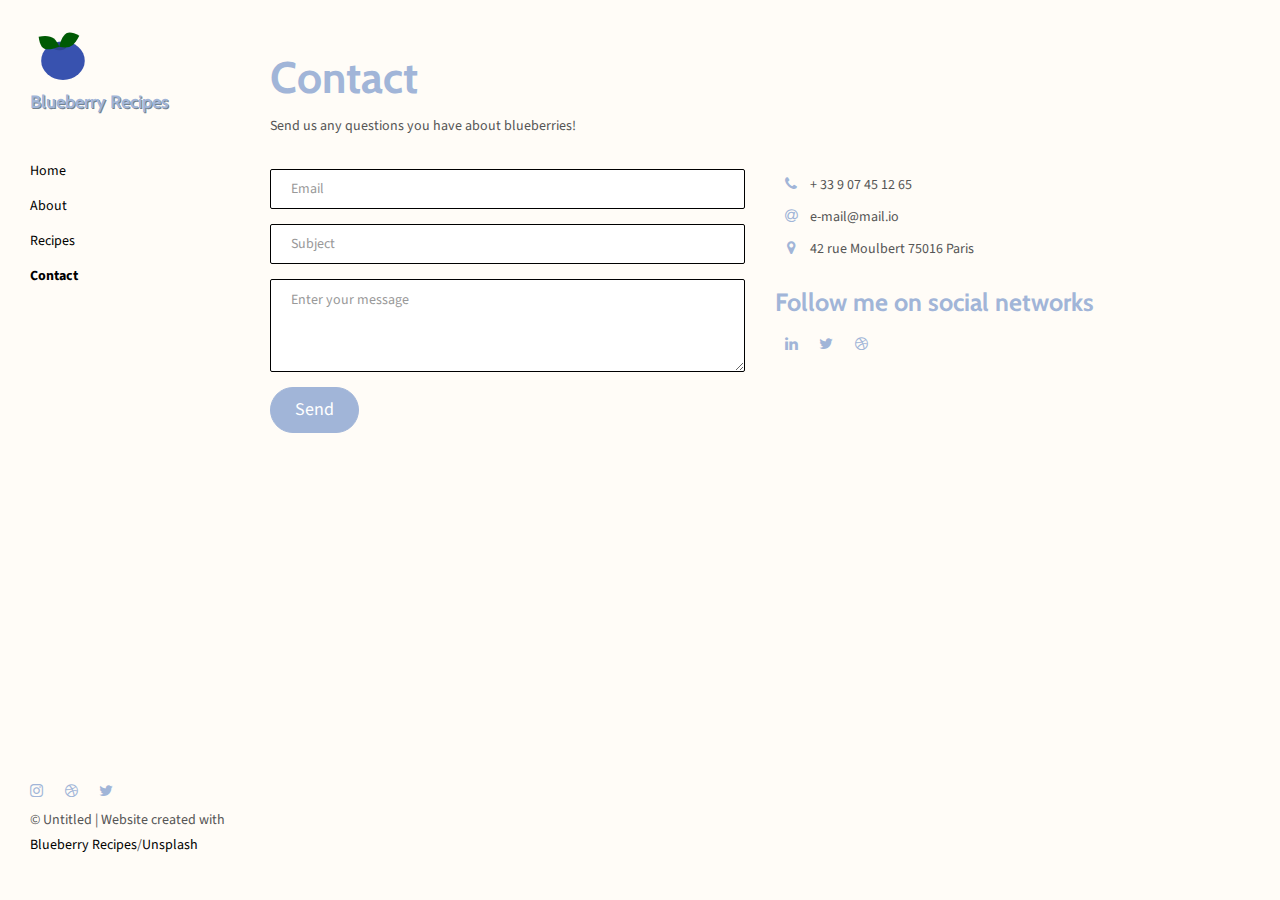
<file: contact.html>
<!DOCTYPE html>
<html lang="en">

<head>
  <meta charset="UTF-8">
  <meta content="IE=edge" http-equiv="X-UA-Compatible">
  <meta content="width=device-width,initial-scale=1" name="viewport">
  <meta content="description" name="description">
  <meta name="google" content="notranslate" />
  <meta content="Mashup templates have been developped by Orson.io team" name="author">

  <!-- Disable tap highlight on IE -->
  <meta name="msapplication-tap-highlight" content="no">
  
  <link href="./assets/apple-icon-180x180.png" rel="apple-touch-icon">
  <link href="./assets/favicon.ico" rel="icon">



  <title>Title page</title>  

<link href="./main.82cfd66e.css" rel="stylesheet"></head>
<link href="./default.css" rel="stylesheet"></head>

<body>

 <!-- Add your content of header -->
<header class="">
  <div class="navbar navbar-default visible-xs">
    <button type="button" class="navbar-toggle collapsed">
      <span class="sr-only">Toggle navigation</span>
      <span class="icon-bar"></span>
      <span class="icon-bar"></span>
      <span class="icon-bar"></span>
    </button>
    <a href="./myFunSite.html" class="navbar-brand">Mashup Template</a>
  </div>

  <nav class="sidebar">
    <div class="navbar-collapse" id="navbar-collapse">
      <div class="site-header hidden-xs">
          <a class="site-brand" href="./myFunSite.html" title="">
            <img class="img-responsive site-logo" alt="" src="./assets/images/Blueberry.svg">
            Blueberry Recipes
          </a>
      </div>
      <ul class="nav">
        <li><a href="./myFunSite.html" title="">Home</a></li>
        <li><a href="./about.html" title="">About</a></li>
        <li><a href="./services.html" title="">Recipes</a></li>
        <li><a href="./contact.html" title="">Contact</a></li>

      </ul>

      <nav class="nav-footer">
        <p class="nav-footer-social-buttons">
          <a class="fa-icon" href="https://www.instagram.com/" title="">
            <i class="fa fa-instagram"></i>
          </a>
          <a class="fa-icon" href="https://dribbble.com/" title="">
            <i class="fa fa-dribbble"></i>
          </a>
          <a class="fa-icon" href="https://twitter.com/" title="">
            <i class="fa fa-twitter"></i>
          </a>
        </p>
        <p>© Untitled | Website created with <a href="http://www.mashup-template.com/" title="Create website with free html template">Blueberry Recipes</a>/<a href="https://www.unsplash.com/" title="Beautiful Free Images">Unsplash</a></p>
      </nav>  
    </div> 
  </nav>
</header>
<main class="" id="main-collapse">


<div class="row">
  <div class="col-xs-12">
    <div class="section-container-spacer">
      <h1>Contact</h1>
      <p>Send us any questions you have about blueberries!</p>
    </div>
    <div class="section-container-spacer">
       <form action="" class="reveal-content">
          <div class="row">
            <div class="col-md-6">
              <div class="form-group">
                <input type="email" class="form-control" id="email" placeholder="Email">
              </div>
              <div class="form-group">
                <input type="text" class="form-control" id="subject" placeholder="Subject">
              </div>
              <div class="form-group">
                <textarea class="form-control" rows="3" placeholder="Enter your message"></textarea>
              </div>
              <button type="submit" class="btn btn-primary btn-lg">Send</button>
            </div>
            <div class="col-md-6">
              <ul class="list-unstyled address-container">
                <li>
                  <span class="fa-icon">
                    <i class="fa fa-phone" aria-hidden="true"></i>
                  </span>
                  + 33 9 07 45 12 65
                </li>
                <li>
                  <span class="fa-icon">
                    <i class="fa fa-at" aria-hidden="true"></i>
                  </span>
                  e-mail@mail.io
                </li>
                <li>
                  <span class="fa-icon">
                    <i class="fa fa fa-map-marker" aria-hidden="true"></i>
                  </span>
                  42 rue Moulbert 75016 Paris
                </li>
              </ul>
              <h3>Follow me on social networks</h3>
              <a href="https://www.linkedin.com/" title="" class="fa-icon">
                <i class="fa fa-linkedin"></i>
              </a>
              <a href="https://twitter.com/" title="" class="fa-icon">
                <i class="fa fa-twitter"></i>
              </a>
              <a href="https://dribbble.com/" title="" class="fa-icon">
                <i class="fa fa-dribbble"></i>
              </a>
            </div>
          </div>
        </form>
    </div>
  </div>
</div>


</main>

<script>
document.addEventListener("DOMContentLoaded", function (event) {
  navbarToggleSidebar();
  navActivePage();
});
</script>

<!-- Google Analytics: change UA-XXXXX-X to be your site's ID 

<script>
  (function (i, s, o, g, r, a, m) {
    i['GoogleAnalyticsObject'] = r; i[r] = i[r] || function () {
      (i[r].q = i[r].q || []).push(arguments)
    }, i[r].l = 1 * new Date(); a = s.createElement(o),
      m = s.getElementsByTagName(o)[0]; a.async = 1; a.src = g; m.parentNode.insertBefore(a, m)
  })(window, document, 'script', '//www.google-analytics.com/analytics.js', 'ga');
  ga('create', 'UA-XXXXX-X', 'auto');
  ga('send', 'pageview');
</script>

--> <script type="text/javascript" src="./main.85741bff.js"></script></body>

</html>
</file>
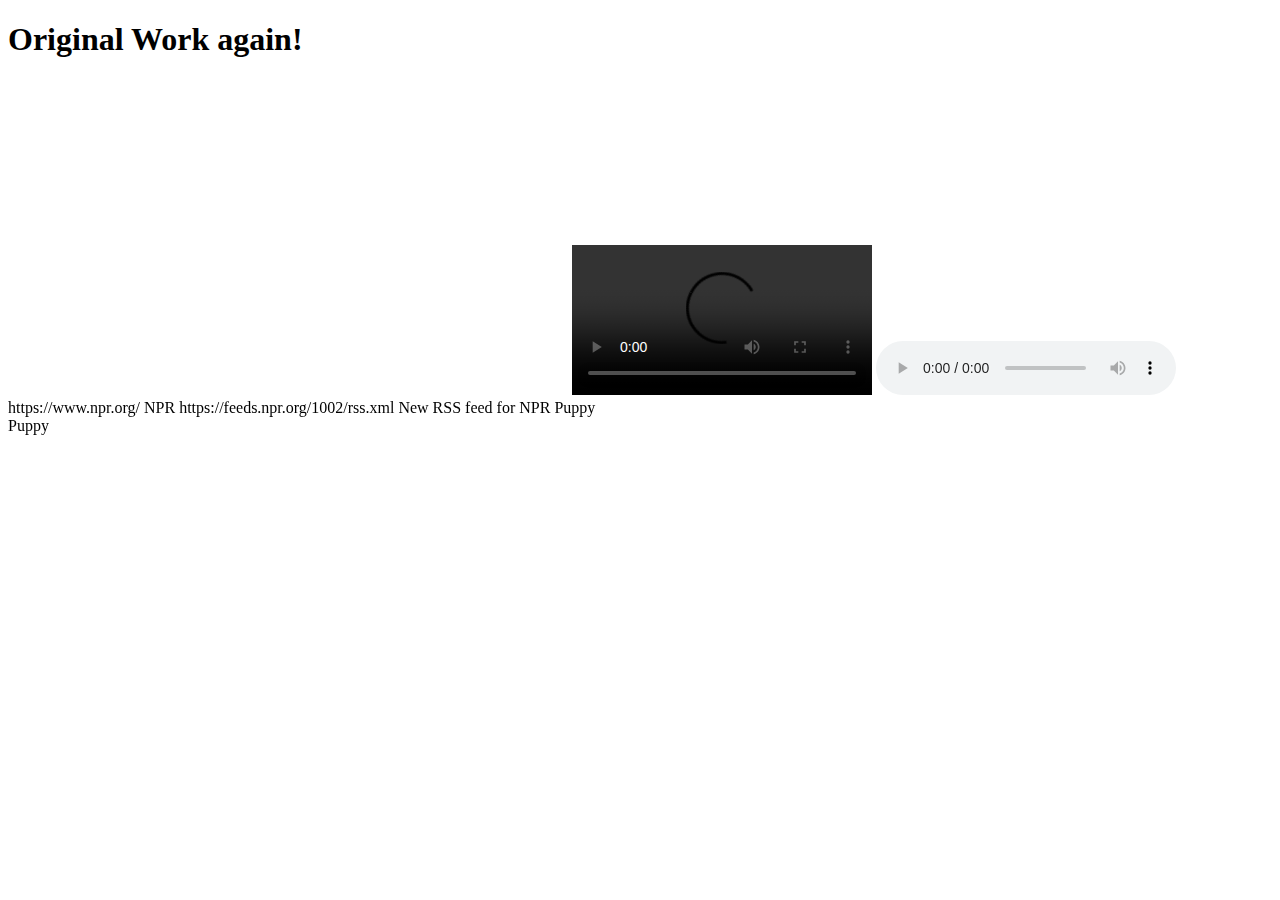
<file: embeddingOriginalWork.html>
<!DOCTYPE html>
<html>
    <head>
        <title>Original Work</title>
    </head>
    <body>
        <h1>Original Work again!</h1>
        <iframe width="560" height="315" src="https://www.youtube.com/embed/dQw4w9WgXcQ?start=180&autoplay=1&mute=1" title="YouTube video player" frameborder="0" allow="accelerometer; autoplay; clipboard-write; encrypted-media; gyroscope; picture-in-picture" allowfullscreen></iframe>
        <video controls>
            <source src="https://static.videezy.com/system/resources/previews/000/044/903/original/telepoorte_fnl.mp4" type="video/mp4">
        </video>
        <audio controls>
            <source src="https://www.soundhelix.com/examples/mp3/SoundHelix-Song-1.mp3" type="audio/mp3">
        </audio>
        <?xml version="1.0" encoding="UTF-8" ?>
        <rss version="2.0">
        
        <channel>
          <title>NPR</title>
          <link>https://www.npr.org/</link>
          <description>NPR</description>
          <item>
            <title>RSS Feed</title>
            <link>https://feeds.npr.org/1002/rss.xml</link>
            <description>New RSS feed for NPR</description>
          </item>
        </channel>
        
        </rss>
         <object data=
            "https://www.akc.org/wp-content/uploads/2017/11/Labrador-Retriever-MP.jpg"
            width="250px" height="150px">Puppy
        </object>
        <div>
            <object data=
            "https://www.akc.org/wp-content/uploads/2017/11/Labrador-Retriever-MP.jpg"
            width="250px" height="150px">Puppy
        </object>
        </div>
    </body>
</html>
</file>
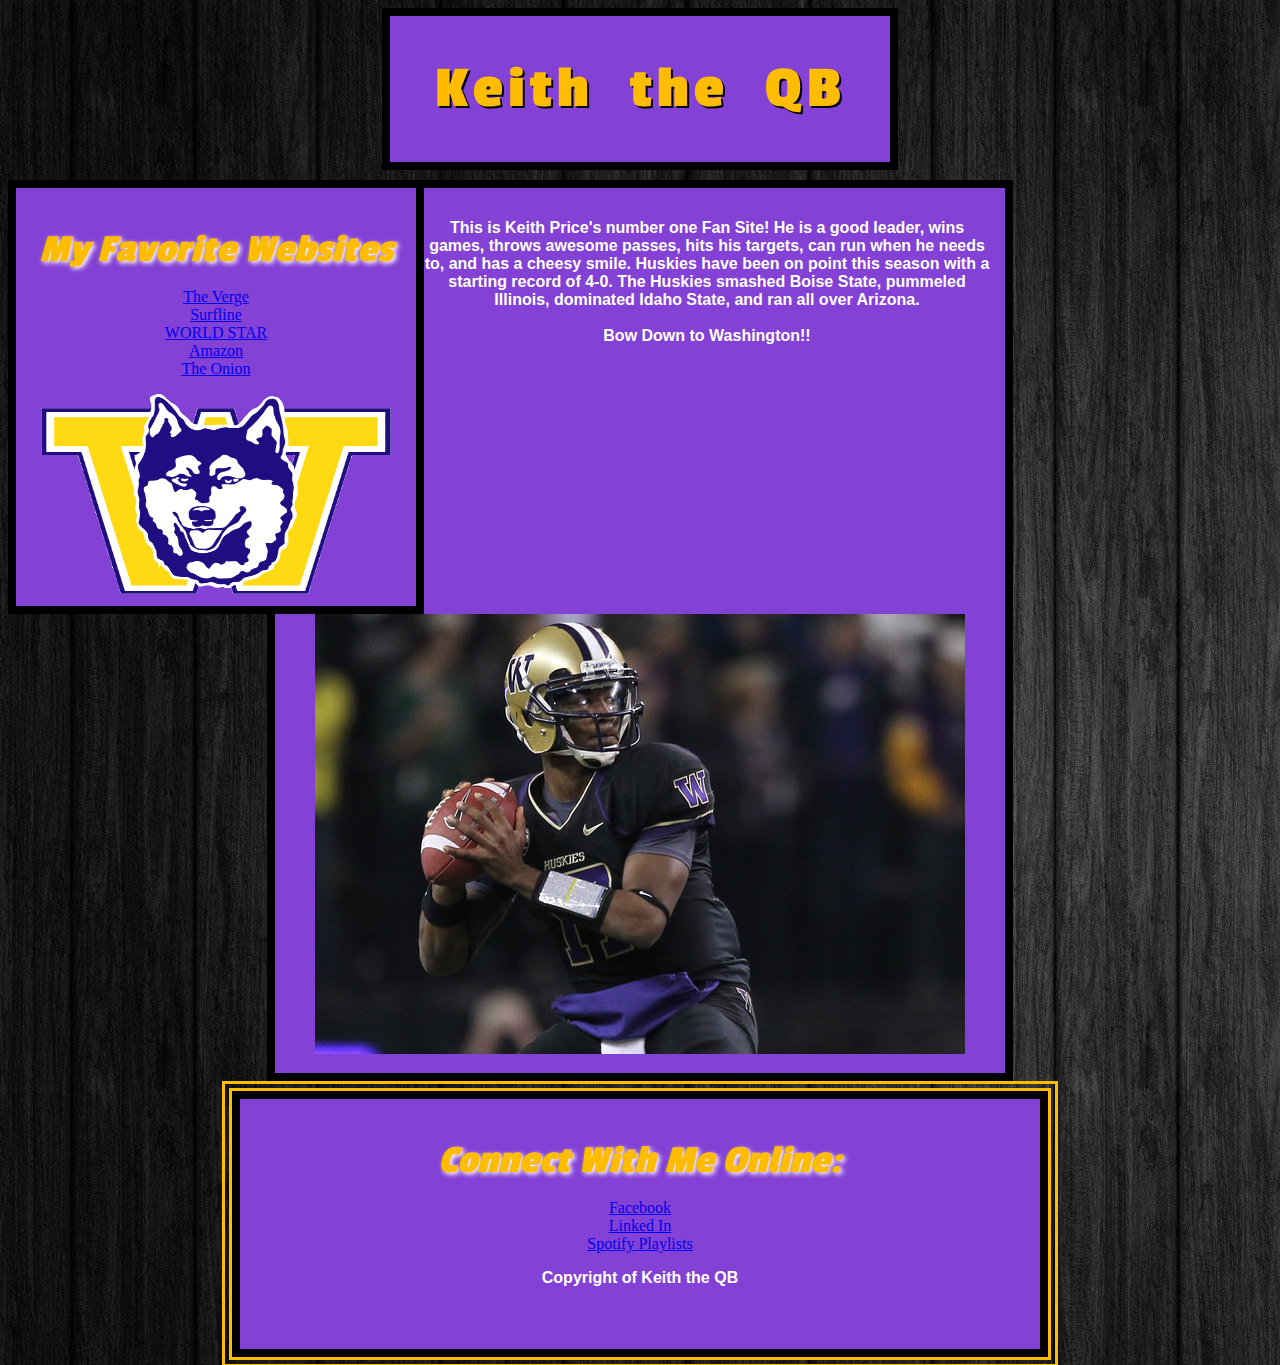
<file: introToCss.html>
<!DOCTYPE html>
	<head> 
		<title> Keith the QB  </title>
		<link rel="stylesheet" type="text/css" href="test.css" />
		<link href='http://fonts.googleapis.com/css?family=Passion+One' rel='stylesheet' type='text/css'>
	</head>

	<body>
		<div class = "border" id = "Header">
			<h1> Keith the QB </h1>
		</div>
		
		<div class = "border" id = "LeftNav">
			<h3> My Favorite Websites </h3>
			<ul>
				<li><a href="https://www.theverge.com">The Verge</a></li>
				<li><a href="https://www.surfline.com">Surfline</a></li>
				<li><a href="https://www.worldstarhiphop">WORLD STAR</a></li>
				<li><a href="https://www.amazon.com">Amazon</a></li>
				<li><a href="https://www.theonion.com">The Onion</a></li>
			</ul>
			<img src="icon.gif" width="350px" height="200px">
		</div>
		
		<div class = "border" id = "Content">
			<p> This is Keith Price's number one Fan Site! He is a good leader, wins games, throws awesome passes, hits his targets, can run when he needs to, and has a cheesy smile. Huskies have been on point this season with a starting record of 4-0. The Huskies smashed Boise State, pummeled Illinois, dominated Idaho State, and ran all over Arizona. <br /><br /> <span id="bow">Bow Down to Washington!!</span></p>
			<img src="price.jpg">
		</div>
		
		<div class = "border" id = "Footer">
			<h3>Connect With Me Online:</h3>
			<ul>
				<li><a href="https://www.Facebook.com">Facebook</a></li>
				<li><a href="https://www.Linkedin.com">Linked In</a></li>
				<li><a href="https://www.Spotify.com">Spotify Playlists</a></li>
			</ul>
			<p>Copyright of Keith the QB</p>
		</div>

	</body>

</html>
</file>
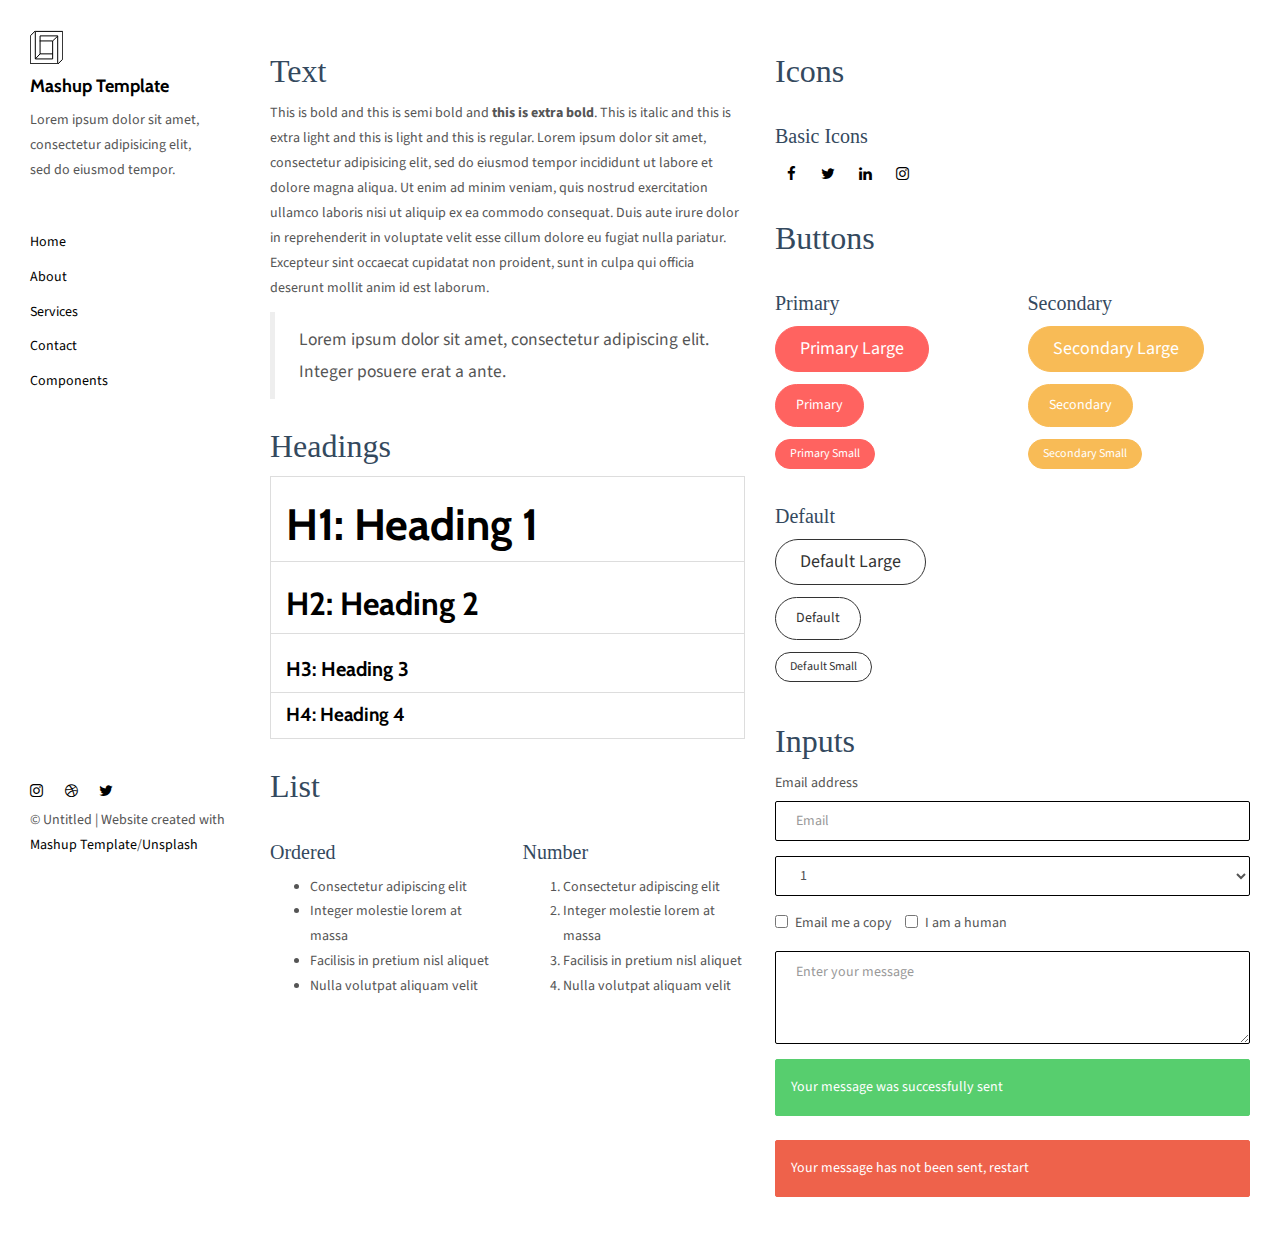
<file: savory/components.html>
<!DOCTYPE html>
<html lang="en">

<head>
  <meta charset="UTF-8">
  <meta content="IE=edge" http-equiv="X-UA-Compatible">
  <meta content="width=device-width,initial-scale=1" name="viewport">
  <meta content="description" name="description">
  <meta name="google" content="notranslate" />
  <meta content="Mashup templates have been developped by Orson.io team" name="author">

  <!-- Disable tap highlight on IE -->
  <meta name="msapplication-tap-highlight" content="no">
  
  <link href="./assets/apple-icon-180x180.png" rel="apple-touch-icon">
  <link href="./assets/favicon.ico" rel="icon">



  <title>Title page</title>  

<link href="./main.82cfd66e.css" rel="stylesheet"></head>

<body>

 <!-- Add your content of header -->
<header class="">
  <div class="navbar navbar-default visible-xs">
    <button type="button" class="navbar-toggle collapsed">
      <span class="sr-only">Toggle navigation</span>
      <span class="icon-bar"></span>
      <span class="icon-bar"></span>
      <span class="icon-bar"></span>
    </button>
    <a href="./index.html" class="navbar-brand">Mashup Template</a>
  </div>

  <nav class="sidebar">
    <div class="navbar-collapse" id="navbar-collapse">
      <div class="site-header hidden-xs">
          <a class="site-brand" href="./index.html" title="">
            <img class="img-responsive site-logo" alt="" src="./assets/images/mashup-logo.svg">
            Mashup Template
          </a>
        <p>Lorem ipsum dolor sit amet, consectetur adipisicing elit, sed do eiusmod
        tempor.</p>
      </div>
      <ul class="nav">
        <li><a href="./index.html" title="">Home</a></li>
        <li><a href="./about.html" title="">About</a></li>
        <li><a href="./services.html" title="">Services</a></li>
        <li><a href="./contact.html" title="">Contact</a></li>
        <li><a href="./components.html" title="">Components</a></li>

      </ul>

      <nav class="nav-footer">
        <p class="nav-footer-social-buttons">
          <a class="fa-icon" href="https://www.instagram.com/" title="">
            <i class="fa fa-instagram"></i>
          </a>
          <a class="fa-icon" href="https://dribbble.com/" title="">
            <i class="fa fa-dribbble"></i>
          </a>
          <a class="fa-icon" href="https://twitter.com/" title="">
            <i class="fa fa-twitter"></i>
          </a>
        </p>
        <p>© Untitled | Website created with <a href="http://www.mashup-template.com/" title="Create website with free html template">Mashup Template</a>/<a href="https://www.unsplash.com/" title="Beautiful Free Images">Unsplash</a></p>
      </nav>  
    </div> 
  </nav>
</header>
<main class="" id="main-collapse">


<!-- Add your site or app content here -->

    <div class="row">
      <div class="col-xs-12 col-md-6">

        <div class="template-example">
          <h2 class="template-title-example">Text</h2>
          <p>This is bold and this is semi bold and <b>this is extra bold</b>. This is italic and this is extra light and this is light
          and this is regular. Lorem ipsum dolor sit amet, consectetur adipisicing elit, sed do eiusmod
          tempor incididunt ut labore et dolore magna aliqua. Ut enim ad minim veniam,
          quis nostrud exercitation ullamco laboris nisi ut aliquip ex ea commodo
          consequat. Duis aute irure dolor in reprehenderit in voluptate velit esse
          cillum dolore eu fugiat nulla pariatur. Excepteur sint occaecat cupidatat non
          proident, sunt in culpa qui officia deserunt mollit anim id est laborum.

          <blockquote>
            <p>Lorem ipsum dolor sit amet, consectetur adipiscing elit. Integer posuere erat a ante.</p>
          </blockquote>
          
          </p>
        </div>

        <div class="template-example">
          <h2 class="template-title-example">Headings</h2>
          
          <table class="table table-bordered">
            <tr><td><h1>H1: Heading 1</h1></td></tr>
            <tr><td><h2>H2: Heading 2</h2></td></tr>
            <tr><td><h3>H3: Heading 3</h3></td></tr>
            <tr><td><h4>H4: Heading 4</h4></td></tr>
          </table>
          
        </div>

        
        <div class="template-example">
          <h2 class="template-title-example">List</h2>
          <div class="row">
            <div class="col-md-6">
              <h3 class="template-title-example">Ordered</h3>
              <ul>
                <li>Consectetur adipiscing elit</li>
                <li>Integer molestie lorem at massa</li>
                <li>Facilisis in pretium nisl aliquet</li>
                <li>Nulla volutpat aliquam velit</li>
              </ul>
            </div>
            <div class="col-md-6">
              <h3 class="template-title-example">Number</h3>
              <ol>
                <li>Consectetur adipiscing elit</li>
                <li>Integer molestie lorem at massa</li>
                <li>Facilisis in pretium nisl aliquet</li>
                <li>Nulla volutpat aliquam velit</li>
              </ol>
            </div>
          </div>
        </div>
        

        
      </div>

      <div class="col-xs-12 col-md-6">
        <div class="template-example">
          <h2 class="template-title-example">Icons</h2>
          
          <div class="row">
            
            <div class="col-md-6">
               <h3 class="template-title-example">Basic Icons</h2>
                <ul class="list-icons">
                  <li>
                    <span class="fa-icon">
                      <i class="fa fa-facebook"></i>
                    </span>
                  </li>
                  <li>
                    <span class="fa-icon">
                      <i class="fa fa-twitter"></i>
                    </span>
                  </li>
                  <li>
                    <span class="fa-icon">
                      <i class="fa fa-linkedin"></i>
                    </span>
                  </li>
                  <li>
                    <span class="fa-icon">
                      <i class="fa fa-instagram"></i>
                    </span>
                  </li>
                </ul>
            </div>

          </div>


          


        </div>

        <div class="template-example">
          <h2 class="template-title-example">Buttons</h2>
          <div class="row">
            <div class="col-md-6">
              <h3 class="template-title-example">Primary</h2>
              <div class="row">
                  <div class="col-md-6">
                  <p><a href="" class="btn btn-primary btn-lg">Primary Large</a></p>
                  <p><a href="" class="btn btn-primary">Primary </a></p>
                  <p><a href="" class="btn btn-primary btn-sm">Primary Small</a></p>
                </div>
              </div>

              <h3 class="template-title-example">Default</h2>
              <div class="row">
                  <div class="col-md-6">
                  <p><a href="" class="btn btn-default btn-lg">Default Large</a></p>
                  <p><a href="" class="btn btn-default">Default </a></p>
                  <p><a href="" class="btn btn-default btn-sm">Default Small</a></p>
                </div>
              </div>

            </div>

            <div class="col-md-6">
              <h3 class="template-title-example">Secondary</h2>
              <div class="row">
                  <div class="col-md-6">
                  <p><a href="" class="btn btn-info btn-lg">Secondary Large</a></p>
                  <p><a href="" class="btn btn-info">Secondary </a></p>
                  <p><a href="" class="btn btn-info btn-sm">Secondary Small</a></p>
                </div>
              </div>
            </div>
          </div>
        </div>
        
        <div class="template-example">
          <h2 class="template-title-example">Inputs</h2>

            <div class="form-group">
              <label for="exampleInputEmail1">Email address</label>
              <input type="email" class="form-control" id="exampleInputEmail1" placeholder="Email">
            </div>

            <div class="form-group">
              <select class="form-control">
                <option>1</option>
                <option>2</option>
                <option>3</option>
                <option>4</option>
                <option>5</option>
              </select>
            </div>

            <div class="form-group">
              <label class="checkbox-inline">
                <input 
                type="checkbox" id="inlineCheckbox1" value="option1"> Email me a copy
              </label>
              <label class="checkbox-inline">
                <input type="checkbox" id="inlineCheckbox2" value="option2"> I am a human
              </label>
            </div>

            <div class="form-group">
              <textarea class="form-control" rows="3" placeholder="Enter your message"></textarea>
            </div>
            
            <div class="alert alert-success" role="alert">Your message was successfully sent</div>
            <div class="alert alert-danger" role="alert">Your message has not been sent, restart</div>
        </div>




      </div>
    </div>
 

</main>

<script>
document.addEventListener("DOMContentLoaded", function (event) {
  navbarToggleSidebar();
  navActivePage();
});
</script>

<!-- Google Analytics: change UA-XXXXX-X to be your site's ID 

<script>
  (function (i, s, o, g, r, a, m) {
    i['GoogleAnalyticsObject'] = r; i[r] = i[r] || function () {
      (i[r].q = i[r].q || []).push(arguments)
    }, i[r].l = 1 * new Date(); a = s.createElement(o),
      m = s.getElementsByTagName(o)[0]; a.async = 1; a.src = g; m.parentNode.insertBefore(a, m)
  })(window, document, 'script', '//www.google-analytics.com/analytics.js', 'ga');
  ga('create', 'UA-XXXXX-X', 'auto');
  ga('send', 'pageview');
</script>

--> <script type="text/javascript" src="./main.85741bff.js"></script></body>

</html>
</file>
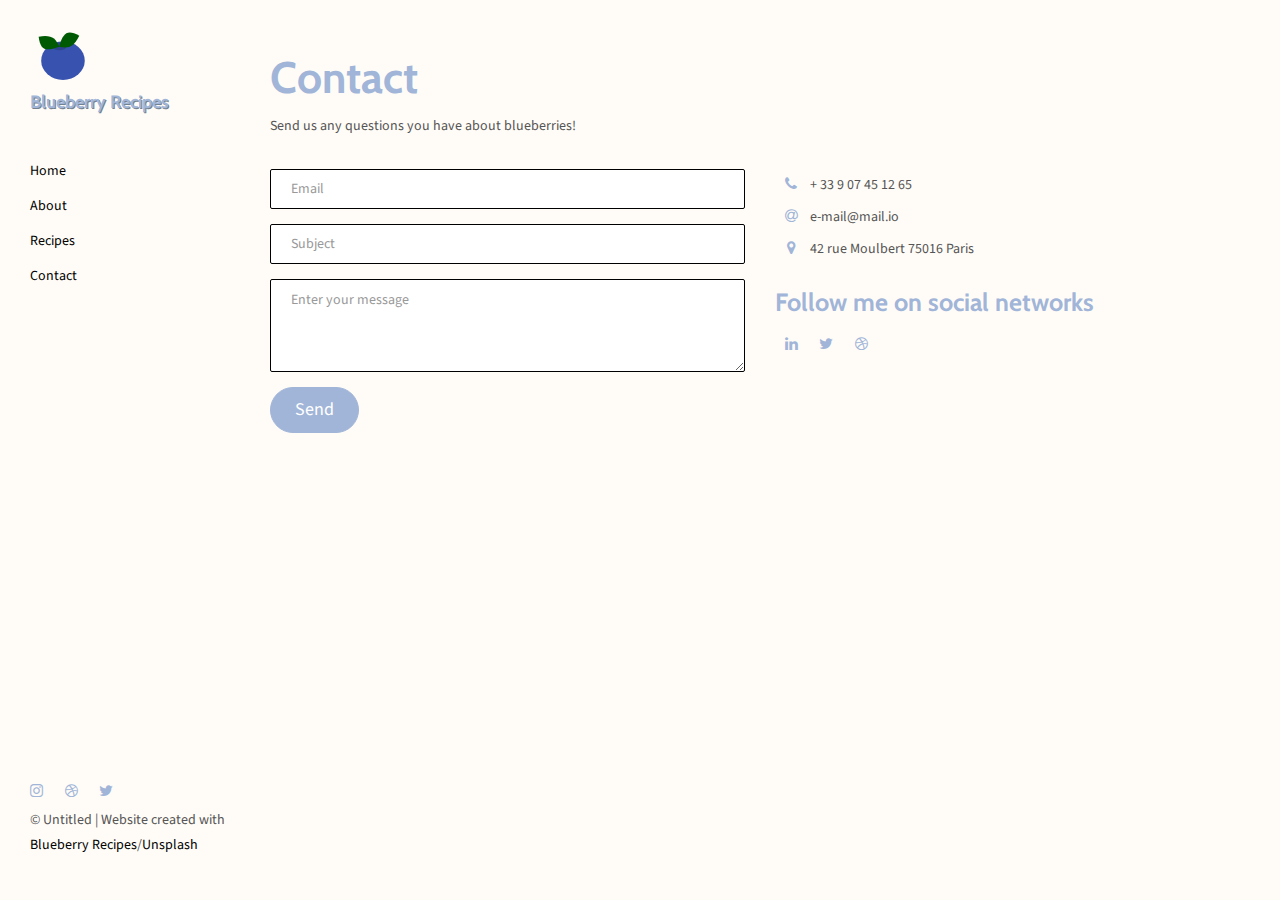
<file: savory/contact.html>
<!DOCTYPE html>
<html lang="en">

<head>
  <meta charset="UTF-8">
  <meta content="IE=edge" http-equiv="X-UA-Compatible">
  <meta content="width=device-width,initial-scale=1" name="viewport">
  <meta content="description" name="description">
  <meta name="google" content="notranslate" />
  <meta content="Mashup templates have been developped by Orson.io team" name="author">

  <!-- Disable tap highlight on IE -->
  <meta name="msapplication-tap-highlight" content="no">
  
  <link href="./assets/apple-icon-180x180.png" rel="apple-touch-icon">
  <link href="./assets/favicon.ico" rel="icon">



  <title>Title page</title>  

<link href="./main.82cfd66e.css" rel="stylesheet"></head>
<link href="./default.css" rel="stylesheet"></head>

<body>

 <!-- Add your content of header -->
<header class="">
  <div class="navbar navbar-default visible-xs">
    <button type="button" class="navbar-toggle collapsed">
      <span class="sr-only">Toggle navigation</span>
      <span class="icon-bar"></span>
      <span class="icon-bar"></span>
      <span class="icon-bar"></span>
    </button>
    <a href="./index.html" class="navbar-brand">Mashup Template</a>
  </div>

  <nav class="sidebar">
    <div class="navbar-collapse" id="navbar-collapse">
      <div class="site-header hidden-xs">
          <a class="site-brand" href="./index.html" title="">
            <img class="img-responsive site-logo" alt="" src="./assets/images/Blueberry.svg">
            Blueberry Recipes
          </a>
      </div>
      <ul class="nav">
        <li><a href="./index.html" title="">Home</a></li>
        <li><a href="./about.html" title="">About</a></li>
        <li><a href="./services.html" title="">Recipes</a></li>
        <li><a href="./contact.html" title="">Contact</a></li>

      </ul>

      <nav class="nav-footer">
        <p class="nav-footer-social-buttons">
          <a class="fa-icon" href="https://www.instagram.com/" title="">
            <i class="fa fa-instagram"></i>
          </a>
          <a class="fa-icon" href="https://dribbble.com/" title="">
            <i class="fa fa-dribbble"></i>
          </a>
          <a class="fa-icon" href="https://twitter.com/" title="">
            <i class="fa fa-twitter"></i>
          </a>
        </p>
        <p>© Untitled | Website created with <a href="http://www.mashup-template.com/" title="Create website with free html template">Blueberry Recipes</a>/<a href="https://www.unsplash.com/" title="Beautiful Free Images">Unsplash</a></p>
      </nav>  
    </div> 
  </nav>
</header>
<main class="" id="main-collapse">


<div class="row">
  <div class="col-xs-12">
    <div class="section-container-spacer">
      <h1>Contact</h1>
      <p>Send us any questions you have about blueberries!</p>
    </div>
    <div class="section-container-spacer">
       <form action="" class="reveal-content">
          <div class="row">
            <div class="col-md-6">
              <div class="form-group">
                <input type="email" class="form-control" id="email" placeholder="Email">
              </div>
              <div class="form-group">
                <input type="text" class="form-control" id="subject" placeholder="Subject">
              </div>
              <div class="form-group">
                <textarea class="form-control" rows="3" placeholder="Enter your message"></textarea>
              </div>
              <button type="submit" class="btn btn-primary btn-lg">Send</button>
            </div>
            <div class="col-md-6">
              <ul class="list-unstyled address-container">
                <li>
                  <span class="fa-icon">
                    <i class="fa fa-phone" aria-hidden="true"></i>
                  </span>
                  + 33 9 07 45 12 65
                </li>
                <li>
                  <span class="fa-icon">
                    <i class="fa fa-at" aria-hidden="true"></i>
                  </span>
                  e-mail@mail.io
                </li>
                <li>
                  <span class="fa-icon">
                    <i class="fa fa fa-map-marker" aria-hidden="true"></i>
                  </span>
                  42 rue Moulbert 75016 Paris
                </li>
              </ul>
              <h3>Follow me on social networks</h3>
              <a href="https://www.linkedin.com/" title="" class="fa-icon">
                <i class="fa fa-linkedin"></i>
              </a>
              <a href="https://twitter.com/" title="" class="fa-icon">
                <i class="fa fa-twitter"></i>
              </a>
              <a href="https://dribbble.com/" title="" class="fa-icon">
                <i class="fa fa-dribbble"></i>
              </a>
            </div>
          </div>
        </form>
    </div>
  </div>
</div>


</main>

<script>
document.addEventListener("DOMContentLoaded", function (event) {
  navbarToggleSidebar();
  navActivePage();
});
</script>

<!-- Google Analytics: change UA-XXXXX-X to be your site's ID 

<script>
  (function (i, s, o, g, r, a, m) {
    i['GoogleAnalyticsObject'] = r; i[r] = i[r] || function () {
      (i[r].q = i[r].q || []).push(arguments)
    }, i[r].l = 1 * new Date(); a = s.createElement(o),
      m = s.getElementsByTagName(o)[0]; a.async = 1; a.src = g; m.parentNode.insertBefore(a, m)
  })(window, document, 'script', '//www.google-analytics.com/analytics.js', 'ga');
  ga('create', 'UA-XXXXX-X', 'auto');
  ga('send', 'pageview');
</script>

--> <script type="text/javascript" src="./main.85741bff.js"></script></body>

</html>
</file>
<file: default.css>
.grid-item .project-description {
    background-color: rgb(194, 216, 185, 0.7);  
}

.recipe-link {
    color: #738290;
}

.nav li a:hover { 
    color: #A1B5D8;

}

.site-brand {
    color: #A1B5D8;
    text-shadow: 1px 1px #738290;
}

.site-brand:hover {
    color: #738290;
    text-shadow: 1px 1px #738290;
}

.site-logo {
    height: 50px;
    width: 60px;
}

.fa {
    color: #A1B5D8;
}

#description {
    color: #A1B5D8;
}

.hero-full-wrapper {
    background-color: rgb(115, 130, 144, 0.7);
    padding: 10px;
    border-radius: 5px;
}

.sidebar {
    background-color: #FFFCF7;
}

body {
    background-color: #FFFCF7;
}

#main-collapse {
    background-color: #FFFCF7;
}

#blueberry-img {
    background-color: #738290;
    padding: 10px;
    border-radius: 5px;
}

h1 {
    color: #A1B5D8;
}

h3 {
    color: #A1B5D8;
}

.btn-primary {
    background-color: #A1B5D8;
    border-color: #A1B5D8;
}

.btn-primary:hover {
    background-color: #738290;
    border-color: #738290;
}

.btn-primary:focus {
    background-color: #738290;
    border-color: #738290;
}

.img-titles {
    color: black;
}
</file>
<file: test.css>
body {
    background-image: url(woodBackground.jpg);
}

.border {
    border: solid 8px black;
    background-color: #8341d5;
    text-align: center;
}

#Header {
    width: 500px;
    margin-left: auto;
    margin-right: auto;
    margin-bottom: 10px;
}

#LeftNav {
    width: 400px;
    float: left;
    padding-bottom: 8px;
}

#Content {
    width: 700px;
    margin-left: auto;
    margin-right: auto;
    margin-bottom: 10px;
    padding: 15px;
}

#Footer {
    outline-style: double;
    outline-color:#FFBC00;
    outline-width: 10px;
    height: 250px;
    max-width:  800px;
    min-width: 500px;
    margin-left: auto;
    margin-right: auto;
}

ul {
    list-style-type: none;
    padding-left: 0px;
}

h1 {
    color: #FFBC00;
    font-size: 60px;
    font-family: "Passion One";
    letter-spacing: 5px;
    word-spacing: 20px;
    text-shadow: 2px 2px black;
}

h3 {
    color:#FFBC00;
    font-family: "Passion One";
    font-style: oblique;
    font-size: 40px;
    margin-bottom: 0px;
    text-shadow: 2px 2px 5px white;
}

p {
    color: white;
    font-family: "Arial";
    font-weight: bold;
}
</file>
<file: savory/default.css>
.grid-item .project-description {
    background-color: rgb(194, 216, 185, 0.7);  
}

.recipe-link {
    color: #738290;
}

.nav li a:hover { 
    color: #A1B5D8;

}

.site-brand {
    color: #A1B5D8;
    text-shadow: 1px 1px #738290;
}

.site-brand:hover {
    color: #738290;
    text-shadow: 1px 1px #738290;
}

.site-logo {
    height: 50px;
    width: 60px;
}

.fa {
    color: #A1B5D8;
}

#description {
    color: #A1B5D8;
}

.hero-full-wrapper {
    background-color: rgb(115, 130, 144, 0.7);
    padding: 10px;
    border-radius: 5px;
}

.sidebar {
    background-color: #FFFCF7;
}

body {
    background-color: #FFFCF7;
}

#main-collapse {
    background-color: #FFFCF7;
}

#blueberry-img {
    background-color: #738290;
    padding: 10px;
    border-radius: 5px;
}

h1 {
    color: #A1B5D8;
}

h3 {
    color: #A1B5D8;
}

.btn-primary {
    background-color: #A1B5D8;
    border-color: #A1B5D8;
}

.btn-primary:hover {
    background-color: #738290;
    border-color: #738290;
}

.btn-primary:focus {
    background-color: #738290;
    border-color: #738290;
}

.img-titles {
    color: black;
}
</file>
<file: main.82cfd66e.css>
@import url(https://fonts.googleapis.com/css?family=Cabin:400,700|Source+Sans+Pro:400,700);@import url(https://maxcdn.bootstrapcdn.com/font-awesome/4.7.0/css/font-awesome.min.css);/*!
 * Bootstrap v3.3.7 (http://getbootstrap.com)
 * Copyright 2011-2016 Twitter, Inc.
 * Licensed under MIT (https://github.com/twbs/bootstrap/blob/master/LICENSE)
 */
/*! normalize.css v3.0.3 | MIT License | github.com/necolas/normalize.css */html{font-family:sans-serif;-ms-text-size-adjust:100%;-webkit-text-size-adjust:100%}body{margin:0}article,aside,details,figcaption,figure,footer,header,hgroup,main,menu,nav,section,summary{display:block}audio,canvas,progress,video{display:inline-block;vertical-align:baseline}audio:not([controls]){display:none;height:0}[hidden],template{display:none}a{background-color:transparent}a:active,a:hover{outline:0}abbr[title]{border-bottom:1px dotted}b,strong{font-weight:700}dfn{font-style:italic}h1{font-size:2em;margin:.67em 0}mark{background:#ff0;color:#000}small{font-size:80%}sub,sup{font-size:75%;line-height:0;position:relative;vertical-align:baseline}sup{top:-.5em}sub{bottom:-.25em}img{border:0}svg:not(:root){overflow:hidden}figure{margin:1em 40px}hr{box-sizing:content-box;height:0}pre{overflow:auto}code,kbd,pre,samp{font-family:monospace,monospace;font-size:1em}button,input,optgroup,select,textarea{color:inherit;font:inherit;margin:0}button{overflow:visible}button,select{text-transform:none}button,html input[type=button],input[type=reset],input[type=submit]{-webkit-appearance:button;cursor:pointer}button[disabled],html input[disabled]{cursor:default}button::-moz-focus-inner,input::-moz-focus-inner{border:0;padding:0}input{line-height:normal}input[type=checkbox],input[type=radio]{box-sizing:border-box;padding:0}input[type=number]::-webkit-inner-spin-button,input[type=number]::-webkit-outer-spin-button{height:auto}input[type=search]{-webkit-appearance:textfield;box-sizing:content-box}input[type=search]::-webkit-search-cancel-button,input[type=search]::-webkit-search-decoration{-webkit-appearance:none}fieldset{border:1px solid silver;margin:0 2px;padding:.35em .625em .75em}textarea{overflow:auto}optgroup{font-weight:700}table{border-collapse:collapse;border-spacing:0}td,th{padding:0}

/*! Source: https://github.com/h5bp/html5-boilerplate/blob/master/src/css/main.css */@media print{*,:after,:before{background:transparent!important;color:#000!important;box-shadow:none!important;text-shadow:none!important}a,a:visited{text-decoration:underline}a[href]:after{content:" (" attr(href) ")"}abbr[title]:after{content:" (" attr(title) ")"}a[href^="#"]:after,a[href^="javascript:"]:after{content:""}blockquote,pre{border:1px solid #999;page-break-inside:avoid}thead{display:table-header-group}img,tr{page-break-inside:avoid}img{max-width:100%!important}h2,h3,p{orphans:3;widows:3}h2,h3{page-break-after:avoid}.navbar{display:none}.btn>.caret,.dropup>.btn>.caret{border-top-color:#000!important}.label{border:1px solid #000}.table{border-collapse:collapse!important}.table td,.table th{background-color:#fff!important}.table-bordered td,.table-bordered th{border:1px solid #ddd!important}}*,:after,:before{-webkit-box-sizing:border-box;-moz-box-sizing:border-box;box-sizing:border-box}html{font-size:10px;-webkit-tap-highlight-color:transparent}body{font-family:Source Sans Pro,Helvetica,Arial,sans-serif;font-size:14px;line-height:1.78;color:#555;background-color:#fff}button,input,select,textarea{font-family:inherit;font-size:inherit;line-height:inherit}a{color:#ff6360;text-decoration:none}a:focus,a:hover{color:#ff1814;text-decoration:underline}a:focus{outline:5px auto -webkit-focus-ring-color;outline-offset:-2px}figure{margin:0}img{vertical-align:middle}.img-responsive{display:block;max-width:100%;height:auto}.img-rounded{border-radius:2px}.img-thumbnail{padding:4px;line-height:1.78;background-color:#fff;border:1px solid #ddd;border-radius:2px;-webkit-transition:all .2s ease-in-out;-o-transition:all .2s ease-in-out;transition:all .2s ease-in-out;display:inline-block;max-width:100%;height:auto}.img-circle{border-radius:50%}hr{margin-top:24px;margin-bottom:24px;border:0;border-top:1px solid #eee}.sr-only{position:absolute;width:1px;height:1px;margin:-1px;padding:0;overflow:hidden;clip:rect(0,0,0,0);border:0}.sr-only-focusable:active,.sr-only-focusable:focus{position:static;width:auto;height:auto;margin:0;overflow:visible;clip:auto}[role=button]{cursor:pointer}.h1,.h2,.h3,.h4,.h5,.h6,h1,h2,h3,h4,h5,h6{font-family:Cabin,Helvetica,Arial,sans-serif;font-weight:700;line-height:1.1;color:#000}.h1 .small,.h1 small,.h2 .small,.h2 small,.h3 .small,.h3 small,.h4 .small,.h4 small,.h5 .small,.h5 small,.h6 .small,.h6 small,h1 .small,h1 small,h2 .small,h2 small,h3 .small,h3 small,h4 .small,h4 small,h5 .small,h5 small,h6 .small,h6 small{font-weight:400;line-height:1;color:#777}.h1,.h2,.h3,h1,h2,h3{margin-top:24px;margin-bottom:12px}.h1 .small,.h1 small,.h2 .small,.h2 small,.h3 .small,.h3 small,h1 .small,h1 small,h2 .small,h2 small,h3 .small,h3 small{font-size:65%}.h4,.h5,.h6,h4,h5,h6{margin-top:12px;margin-bottom:12px}.h4 .small,.h4 small,.h5 .small,.h5 small,.h6 .small,.h6 small,h4 .small,h4 small,h5 .small,h5 small,h6 .small,h6 small{font-size:75%}.h1,h1{font-size:44px}.h2,h2{font-size:33px}.h3,h3{font-size:25px}.h4,h4{font-size:19px}.h5,h5{font-size:14px}.h6,h6{font-size:12px}p{margin:0 0 12px}.lead{margin-bottom:24px;font-size:16px;font-weight:300;line-height:1.4}@media (min-width:768px){.lead{font-size:21px}}.small,small{font-size:85%}.mark,mark{background-color:#fcf8e3;padding:.2em}.text-left{text-align:left}.text-right{text-align:right}.text-center{text-align:center}.text-justify{text-align:justify}.text-nowrap{white-space:nowrap}.text-lowercase{text-transform:lowercase}.initialism,.text-uppercase{text-transform:uppercase}.text-capitalize{text-transform:capitalize}.text-muted{color:#777}.text-primary{color:#ff6360}a.text-primary:focus,a.text-primary:hover{color:#ff312d}.text-success{color:#fff}a.text-success:focus,a.text-success:hover{color:#e6e6e6}.text-info{color:#31708f}a.text-info:focus,a.text-info:hover{color:#245269}.text-warning{color:#8a6d3b}a.text-warning:focus,a.text-warning:hover{color:#66512c}.text-danger{color:#fff}a.text-danger:focus,a.text-danger:hover{color:#e6e6e6}.bg-primary{color:#fff;background-color:#ff6360}a.bg-primary:focus,a.bg-primary:hover{background-color:#ff312d}.bg-success{background-color:#57ce6e}a.bg-success:focus,a.bg-success:hover{background-color:#37bb50}.bg-info{background-color:#d9edf7}a.bg-info:focus,a.bg-info:hover{background-color:#afd9ee}.bg-warning{background-color:#fcf8e3}a.bg-warning:focus,a.bg-warning:hover{background-color:#f7ecb5}.bg-danger{background-color:#ee624b}a.bg-danger:focus,a.bg-danger:hover{background-color:#ea391c}.page-header{padding-bottom:11px;margin:48px 0 24px;border-bottom:1px solid #eee}ol,ul{margin-top:0;margin-bottom:12px}ol ol,ol ul,ul ol,ul ul{margin-bottom:0}.list-inline,.list-unstyled{padding-left:0;list-style:none}.list-inline{margin-left:-5px}.list-inline>li{display:inline-block;padding-left:5px;padding-right:5px}dl{margin-top:0;margin-bottom:24px}dd,dt{line-height:1.78}dt{font-weight:700}dd{margin-left:0}.dl-horizontal dd:after,.dl-horizontal dd:before{content:" ";display:table}.dl-horizontal dd:after{clear:both}@media (min-width:768px){.dl-horizontal dt{float:left;width:160px;clear:left;text-align:right;overflow:hidden;text-overflow:ellipsis;white-space:nowrap}.dl-horizontal dd{margin-left:180px}}abbr[data-original-title],abbr[title]{cursor:help;border-bottom:1px dotted #777}.initialism{font-size:90%}blockquote{padding:12px 24px;margin:0 0 24px;font-size:17.5px;border-left:5px solid #eee}blockquote ol:last-child,blockquote p:last-child,blockquote ul:last-child{margin-bottom:0}blockquote .small,blockquote footer,blockquote small{display:block;font-size:80%;line-height:1.78;color:#777}blockquote .small:before,blockquote footer:before,blockquote small:before{content:"\2014   \A0"}.blockquote-reverse,blockquote.pull-right{padding-right:15px;padding-left:0;border-right:5px solid #eee;border-left:0;text-align:right}.blockquote-reverse .small:before,.blockquote-reverse footer:before,.blockquote-reverse small:before,blockquote.pull-right .small:before,blockquote.pull-right footer:before,blockquote.pull-right small:before{content:""}.blockquote-reverse .small:after,.blockquote-reverse footer:after,.blockquote-reverse small:after,blockquote.pull-right .small:after,blockquote.pull-right footer:after,blockquote.pull-right small:after{content:"\A0   \2014"}address{margin-bottom:24px;font-style:normal;line-height:1.78}code,kbd,pre,samp{font-family:Menlo,Monaco,Consolas,Courier New,monospace}code{color:#c7254e;background-color:#f9f2f4}code,kbd{padding:2px 4px;font-size:90%;border-radius:2px}kbd{color:#fff;background-color:#333;box-shadow:inset 0 -1px 0 rgba(0,0,0,.25)}kbd kbd{padding:0;font-size:100%;font-weight:700;box-shadow:none}pre{display:block;padding:11.5px;margin:0 0 12px;font-size:13px;line-height:1.78;word-break:break-all;word-wrap:break-word;color:#333;background-color:#f5f5f5;border:1px solid #ccc;border-radius:2px}pre code{padding:0;font-size:inherit;color:inherit;white-space:pre-wrap;background-color:transparent;border-radius:0}.pre-scrollable{max-height:340px;overflow-y:scroll}.container{margin-right:auto;margin-left:auto;padding-left:15px;padding-right:15px}.container:after,.container:before{content:" ";display:table}.container:after{clear:both}@media (min-width:768px){.container{width:750px}}@media (min-width:992px){.container{width:970px}}@media (min-width:1200px){.container{width:1170px}}.container-fluid{margin-right:auto;margin-left:auto;padding-left:15px;padding-right:15px}.container-fluid:after,.container-fluid:before{content:" ";display:table}.container-fluid:after{clear:both}.row{margin-left:-15px;margin-right:-15px}.row:after,.row:before{content:" ";display:table}.row:after{clear:both}.col-lg-1,.col-lg-2,.col-lg-3,.col-lg-4,.col-lg-5,.col-lg-6,.col-lg-7,.col-lg-8,.col-lg-9,.col-lg-10,.col-lg-11,.col-lg-12,.col-md-1,.col-md-2,.col-md-3,.col-md-4,.col-md-5,.col-md-6,.col-md-7,.col-md-8,.col-md-9,.col-md-10,.col-md-11,.col-md-12,.col-sm-1,.col-sm-2,.col-sm-3,.col-sm-4,.col-sm-5,.col-sm-6,.col-sm-7,.col-sm-8,.col-sm-9,.col-sm-10,.col-sm-11,.col-sm-12,.col-xs-1,.col-xs-2,.col-xs-3,.col-xs-4,.col-xs-5,.col-xs-6,.col-xs-7,.col-xs-8,.col-xs-9,.col-xs-10,.col-xs-11,.col-xs-12{position:relative;min-height:1px;padding-left:15px;padding-right:15px}.col-xs-1,.col-xs-2,.col-xs-3,.col-xs-4,.col-xs-5,.col-xs-6,.col-xs-7,.col-xs-8,.col-xs-9,.col-xs-10,.col-xs-11,.col-xs-12{float:left}.col-xs-1{width:8.33333%}.col-xs-2{width:16.66667%}.col-xs-3{width:25%}.col-xs-4{width:33.33333%}.col-xs-5{width:41.66667%}.col-xs-6{width:50%}.col-xs-7{width:58.33333%}.col-xs-8{width:66.66667%}.col-xs-9{width:75%}.col-xs-10{width:83.33333%}.col-xs-11{width:91.66667%}.col-xs-12{width:100%}.col-xs-pull-0{right:auto}.col-xs-pull-1{right:8.33333%}.col-xs-pull-2{right:16.66667%}.col-xs-pull-3{right:25%}.col-xs-pull-4{right:33.33333%}.col-xs-pull-5{right:41.66667%}.col-xs-pull-6{right:50%}.col-xs-pull-7{right:58.33333%}.col-xs-pull-8{right:66.66667%}.col-xs-pull-9{right:75%}.col-xs-pull-10{right:83.33333%}.col-xs-pull-11{right:91.66667%}.col-xs-pull-12{right:100%}.col-xs-push-0{left:auto}.col-xs-push-1{left:8.33333%}.col-xs-push-2{left:16.66667%}.col-xs-push-3{left:25%}.col-xs-push-4{left:33.33333%}.col-xs-push-5{left:41.66667%}.col-xs-push-6{left:50%}.col-xs-push-7{left:58.33333%}.col-xs-push-8{left:66.66667%}.col-xs-push-9{left:75%}.col-xs-push-10{left:83.33333%}.col-xs-push-11{left:91.66667%}.col-xs-push-12{left:100%}.col-xs-offset-0{margin-left:0}.col-xs-offset-1{margin-left:8.33333%}.col-xs-offset-2{margin-left:16.66667%}.col-xs-offset-3{margin-left:25%}.col-xs-offset-4{margin-left:33.33333%}.col-xs-offset-5{margin-left:41.66667%}.col-xs-offset-6{margin-left:50%}.col-xs-offset-7{margin-left:58.33333%}.col-xs-offset-8{margin-left:66.66667%}.col-xs-offset-9{margin-left:75%}.col-xs-offset-10{margin-left:83.33333%}.col-xs-offset-11{margin-left:91.66667%}.col-xs-offset-12{margin-left:100%}@media (min-width:768px){.col-sm-1,.col-sm-2,.col-sm-3,.col-sm-4,.col-sm-5,.col-sm-6,.col-sm-7,.col-sm-8,.col-sm-9,.col-sm-10,.col-sm-11,.col-sm-12{float:left}.col-sm-1{width:8.33333%}.col-sm-2{width:16.66667%}.col-sm-3{width:25%}.col-sm-4{width:33.33333%}.col-sm-5{width:41.66667%}.col-sm-6{width:50%}.col-sm-7{width:58.33333%}.col-sm-8{width:66.66667%}.col-sm-9{width:75%}.col-sm-10{width:83.33333%}.col-sm-11{width:91.66667%}.col-sm-12{width:100%}.col-sm-pull-0{right:auto}.col-sm-pull-1{right:8.33333%}.col-sm-pull-2{right:16.66667%}.col-sm-pull-3{right:25%}.col-sm-pull-4{right:33.33333%}.col-sm-pull-5{right:41.66667%}.col-sm-pull-6{right:50%}.col-sm-pull-7{right:58.33333%}.col-sm-pull-8{right:66.66667%}.col-sm-pull-9{right:75%}.col-sm-pull-10{right:83.33333%}.col-sm-pull-11{right:91.66667%}.col-sm-pull-12{right:100%}.col-sm-push-0{left:auto}.col-sm-push-1{left:8.33333%}.col-sm-push-2{left:16.66667%}.col-sm-push-3{left:25%}.col-sm-push-4{left:33.33333%}.col-sm-push-5{left:41.66667%}.col-sm-push-6{left:50%}.col-sm-push-7{left:58.33333%}.col-sm-push-8{left:66.66667%}.col-sm-push-9{left:75%}.col-sm-push-10{left:83.33333%}.col-sm-push-11{left:91.66667%}.col-sm-push-12{left:100%}.col-sm-offset-0{margin-left:0}.col-sm-offset-1{margin-left:8.33333%}.col-sm-offset-2{margin-left:16.66667%}.col-sm-offset-3{margin-left:25%}.col-sm-offset-4{margin-left:33.33333%}.col-sm-offset-5{margin-left:41.66667%}.col-sm-offset-6{margin-left:50%}.col-sm-offset-7{margin-left:58.33333%}.col-sm-offset-8{margin-left:66.66667%}.col-sm-offset-9{margin-left:75%}.col-sm-offset-10{margin-left:83.33333%}.col-sm-offset-11{margin-left:91.66667%}.col-sm-offset-12{margin-left:100%}}@media (min-width:992px){.col-md-1,.col-md-2,.col-md-3,.col-md-4,.col-md-5,.col-md-6,.col-md-7,.col-md-8,.col-md-9,.col-md-10,.col-md-11,.col-md-12{float:left}.col-md-1{width:8.33333%}.col-md-2{width:16.66667%}.col-md-3{width:25%}.col-md-4{width:33.33333%}.col-md-5{width:41.66667%}.col-md-6{width:50%}.col-md-7{width:58.33333%}.col-md-8{width:66.66667%}.col-md-9{width:75%}.col-md-10{width:83.33333%}.col-md-11{width:91.66667%}.col-md-12{width:100%}.col-md-pull-0{right:auto}.col-md-pull-1{right:8.33333%}.col-md-pull-2{right:16.66667%}.col-md-pull-3{right:25%}.col-md-pull-4{right:33.33333%}.col-md-pull-5{right:41.66667%}.col-md-pull-6{right:50%}.col-md-pull-7{right:58.33333%}.col-md-pull-8{right:66.66667%}.col-md-pull-9{right:75%}.col-md-pull-10{right:83.33333%}.col-md-pull-11{right:91.66667%}.col-md-pull-12{right:100%}.col-md-push-0{left:auto}.col-md-push-1{left:8.33333%}.col-md-push-2{left:16.66667%}.col-md-push-3{left:25%}.col-md-push-4{left:33.33333%}.col-md-push-5{left:41.66667%}.col-md-push-6{left:50%}.col-md-push-7{left:58.33333%}.col-md-push-8{left:66.66667%}.col-md-push-9{left:75%}.col-md-push-10{left:83.33333%}.col-md-push-11{left:91.66667%}.col-md-push-12{left:100%}.col-md-offset-0{margin-left:0}.col-md-offset-1{margin-left:8.33333%}.col-md-offset-2{margin-left:16.66667%}.col-md-offset-3{margin-left:25%}.col-md-offset-4{margin-left:33.33333%}.col-md-offset-5{margin-left:41.66667%}.col-md-offset-6{margin-left:50%}.col-md-offset-7{margin-left:58.33333%}.col-md-offset-8{margin-left:66.66667%}.col-md-offset-9{margin-left:75%}.col-md-offset-10{margin-left:83.33333%}.col-md-offset-11{margin-left:91.66667%}.col-md-offset-12{margin-left:100%}}@media (min-width:1200px){.col-lg-1,.col-lg-2,.col-lg-3,.col-lg-4,.col-lg-5,.col-lg-6,.col-lg-7,.col-lg-8,.col-lg-9,.col-lg-10,.col-lg-11,.col-lg-12{float:left}.col-lg-1{width:8.33333%}.col-lg-2{width:16.66667%}.col-lg-3{width:25%}.col-lg-4{width:33.33333%}.col-lg-5{width:41.66667%}.col-lg-6{width:50%}.col-lg-7{width:58.33333%}.col-lg-8{width:66.66667%}.col-lg-9{width:75%}.col-lg-10{width:83.33333%}.col-lg-11{width:91.66667%}.col-lg-12{width:100%}.col-lg-pull-0{right:auto}.col-lg-pull-1{right:8.33333%}.col-lg-pull-2{right:16.66667%}.col-lg-pull-3{right:25%}.col-lg-pull-4{right:33.33333%}.col-lg-pull-5{right:41.66667%}.col-lg-pull-6{right:50%}.col-lg-pull-7{right:58.33333%}.col-lg-pull-8{right:66.66667%}.col-lg-pull-9{right:75%}.col-lg-pull-10{right:83.33333%}.col-lg-pull-11{right:91.66667%}.col-lg-pull-12{right:100%}.col-lg-push-0{left:auto}.col-lg-push-1{left:8.33333%}.col-lg-push-2{left:16.66667%}.col-lg-push-3{left:25%}.col-lg-push-4{left:33.33333%}.col-lg-push-5{left:41.66667%}.col-lg-push-6{left:50%}.col-lg-push-7{left:58.33333%}.col-lg-push-8{left:66.66667%}.col-lg-push-9{left:75%}.col-lg-push-10{left:83.33333%}.col-lg-push-11{left:91.66667%}.col-lg-push-12{left:100%}.col-lg-offset-0{margin-left:0}.col-lg-offset-1{margin-left:8.33333%}.col-lg-offset-2{margin-left:16.66667%}.col-lg-offset-3{margin-left:25%}.col-lg-offset-4{margin-left:33.33333%}.col-lg-offset-5{margin-left:41.66667%}.col-lg-offset-6{margin-left:50%}.col-lg-offset-7{margin-left:58.33333%}.col-lg-offset-8{margin-left:66.66667%}.col-lg-offset-9{margin-left:75%}.col-lg-offset-10{margin-left:83.33333%}.col-lg-offset-11{margin-left:91.66667%}.col-lg-offset-12{margin-left:100%}}table{background-color:transparent}caption{padding-top:8px;padding-bottom:8px;color:#777}caption,th{text-align:left}.table{width:100%;max-width:100%;margin-bottom:24px}.table>tbody>tr>td,.table>tbody>tr>th,.table>tfoot>tr>td,.table>tfoot>tr>th,.table>thead>tr>td,.table>thead>tr>th{padding:8px;line-height:1.78;vertical-align:top;border-top:1px solid #ddd}.table>thead>tr>th{vertical-align:bottom;border-bottom:2px solid #ddd}.table>caption+thead>tr:first-child>td,.table>caption+thead>tr:first-child>th,.table>colgroup+thead>tr:first-child>td,.table>colgroup+thead>tr:first-child>th,.table>thead:first-child>tr:first-child>td,.table>thead:first-child>tr:first-child>th{border-top:0}.table>tbody+tbody{border-top:2px solid #ddd}.table .table{background-color:#fff}.table-condensed>tbody>tr>td,.table-condensed>tbody>tr>th,.table-condensed>tfoot>tr>td,.table-condensed>tfoot>tr>th,.table-condensed>thead>tr>td,.table-condensed>thead>tr>th{padding:5px}.table-bordered,.table-bordered>tbody>tr>td,.table-bordered>tbody>tr>th,.table-bordered>tfoot>tr>td,.table-bordered>tfoot>tr>th,.table-bordered>thead>tr>td,.table-bordered>thead>tr>th{border:1px solid #ddd}.table-bordered>thead>tr>td,.table-bordered>thead>tr>th{border-bottom-width:2px}.table-striped>tbody>tr:nth-of-type(odd){background-color:#f9f9f9}.table-hover>tbody>tr:hover{background-color:#f5f5f5}table col[class*=col-]{position:static;float:none;display:table-column}table td[class*=col-],table th[class*=col-]{position:static;float:none;display:table-cell}.table>tbody>tr.active>td,.table>tbody>tr.active>th,.table>tbody>tr>td.active,.table>tbody>tr>th.active,.table>tfoot>tr.active>td,.table>tfoot>tr.active>th,.table>tfoot>tr>td.active,.table>tfoot>tr>th.active,.table>thead>tr.active>td,.table>thead>tr.active>th,.table>thead>tr>td.active,.table>thead>tr>th.active{background-color:#f5f5f5}.table-hover>tbody>tr.active:hover>td,.table-hover>tbody>tr.active:hover>th,.table-hover>tbody>tr:hover>.active,.table-hover>tbody>tr>td.active:hover,.table-hover>tbody>tr>th.active:hover{background-color:#e8e8e8}.table>tbody>tr.success>td,.table>tbody>tr.success>th,.table>tbody>tr>td.success,.table>tbody>tr>th.success,.table>tfoot>tr.success>td,.table>tfoot>tr.success>th,.table>tfoot>tr>td.success,.table>tfoot>tr>th.success,.table>thead>tr.success>td,.table>thead>tr.success>th,.table>thead>tr>td.success,.table>thead>tr>th.success{background-color:#57ce6e}.table-hover>tbody>tr.success:hover>td,.table-hover>tbody>tr.success:hover>th,.table-hover>tbody>tr:hover>.success,.table-hover>tbody>tr>td.success:hover,.table-hover>tbody>tr>th.success:hover{background-color:#43c85d}.table>tbody>tr.info>td,.table>tbody>tr.info>th,.table>tbody>tr>td.info,.table>tbody>tr>th.info,.table>tfoot>tr.info>td,.table>tfoot>tr.info>th,.table>tfoot>tr>td.info,.table>tfoot>tr>th.info,.table>thead>tr.info>td,.table>thead>tr.info>th,.table>thead>tr>td.info,.table>thead>tr>th.info{background-color:#d9edf7}.table-hover>tbody>tr.info:hover>td,.table-hover>tbody>tr.info:hover>th,.table-hover>tbody>tr:hover>.info,.table-hover>tbody>tr>td.info:hover,.table-hover>tbody>tr>th.info:hover{background-color:#c4e3f3}.table>tbody>tr.warning>td,.table>tbody>tr.warning>th,.table>tbody>tr>td.warning,.table>tbody>tr>th.warning,.table>tfoot>tr.warning>td,.table>tfoot>tr.warning>th,.table>tfoot>tr>td.warning,.table>tfoot>tr>th.warning,.table>thead>tr.warning>td,.table>thead>tr.warning>th,.table>thead>tr>td.warning,.table>thead>tr>th.warning{background-color:#fcf8e3}.table-hover>tbody>tr.warning:hover>td,.table-hover>tbody>tr.warning:hover>th,.table-hover>tbody>tr:hover>.warning,.table-hover>tbody>tr>td.warning:hover,.table-hover>tbody>tr>th.warning:hover{background-color:#faf2cc}.table>tbody>tr.danger>td,.table>tbody>tr.danger>th,.table>tbody>tr>td.danger,.table>tbody>tr>th.danger,.table>tfoot>tr.danger>td,.table>tfoot>tr.danger>th,.table>tfoot>tr>td.danger,.table>tfoot>tr>th.danger,.table>thead>tr.danger>td,.table>thead>tr.danger>th,.table>thead>tr>td.danger,.table>thead>tr>th.danger{background-color:#ee624b}.table-hover>tbody>tr.danger:hover>td,.table-hover>tbody>tr.danger:hover>th,.table-hover>tbody>tr:hover>.danger,.table-hover>tbody>tr>td.danger:hover,.table-hover>tbody>tr>th.danger:hover{background-color:#ec4e34}.table-responsive{overflow-x:auto;min-height:.01%}@media screen and (max-width:767px){.table-responsive{width:100%;margin-bottom:18px;overflow-y:hidden;-ms-overflow-style:-ms-autohiding-scrollbar;border:1px solid #ddd}.table-responsive>.table{margin-bottom:0}.table-responsive>.table>tbody>tr>td,.table-responsive>.table>tbody>tr>th,.table-responsive>.table>tfoot>tr>td,.table-responsive>.table>tfoot>tr>th,.table-responsive>.table>thead>tr>td,.table-responsive>.table>thead>tr>th{white-space:nowrap}.table-responsive>.table-bordered{border:0}.table-responsive>.table-bordered>tbody>tr>td:first-child,.table-responsive>.table-bordered>tbody>tr>th:first-child,.table-responsive>.table-bordered>tfoot>tr>td:first-child,.table-responsive>.table-bordered>tfoot>tr>th:first-child,.table-responsive>.table-bordered>thead>tr>td:first-child,.table-responsive>.table-bordered>thead>tr>th:first-child{border-left:0}.table-responsive>.table-bordered>tbody>tr>td:last-child,.table-responsive>.table-bordered>tbody>tr>th:last-child,.table-responsive>.table-bordered>tfoot>tr>td:last-child,.table-responsive>.table-bordered>tfoot>tr>th:last-child,.table-responsive>.table-bordered>thead>tr>td:last-child,.table-responsive>.table-bordered>thead>tr>th:last-child{border-right:0}.table-responsive>.table-bordered>tbody>tr:last-child>td,.table-responsive>.table-bordered>tbody>tr:last-child>th,.table-responsive>.table-bordered>tfoot>tr:last-child>td,.table-responsive>.table-bordered>tfoot>tr:last-child>th{border-bottom:0}}fieldset{margin:0;min-width:0}fieldset,legend{padding:0;border:0}legend{display:block;width:100%;margin-bottom:24px;font-size:21px;line-height:inherit;color:#333;border-bottom:1px solid #e5e5e5}label{display:inline-block;max-width:100%;margin-bottom:5px;font-weight:700}input[type=search]{-webkit-box-sizing:border-box;-moz-box-sizing:border-box;box-sizing:border-box}input[type=checkbox],input[type=radio]{margin:4px 0 0;margin-top:1px\9;line-height:normal}input[type=file]{display:block}input[type=range]{display:block;width:100%}select[multiple],select[size]{height:auto}input[type=checkbox]:focus,input[type=file]:focus,input[type=radio]:focus{outline:5px auto -webkit-focus-ring-color;outline-offset:-2px}output{padding-top:9px}.form-control,output{display:block;font-size:14px;line-height:1.78;color:#555}.form-control{width:100%;height:40px;padding:8px 20px;background-color:#fff;background-image:none;border:1px solid #000;border-radius:2px;-webkit-box-shadow:inset 0 1px 1px rgba(0,0,0,.075);box-shadow:inset 0 1px 1px rgba(0,0,0,.075);-webkit-transition:border-color .15s ease-in-out,box-shadow .15s ease-in-out;-o-transition:border-color ease-in-out .15s,box-shadow ease-in-out .15s;transition:border-color .15s ease-in-out,box-shadow .15s ease-in-out}.form-control:focus{border-color:#66afe9;-webkit-box-shadow:inset 0 1px 1px rgba(0,0,0,.075),0 0 8px rgba(102,175,233,.6);box-shadow:inset 0 1px 1px rgba(0,0,0,.075),0 0 8px rgba(102,175,233,.6)}.form-control::-moz-placeholder{color:#999;opacity:1}.form-control:-ms-input-placeholder{color:#999}.form-control::-webkit-input-placeholder{color:#999}.form-control::-ms-expand{border:0;background-color:transparent}.form-control[disabled],.form-control[readonly],fieldset[disabled] .form-control{background-color:#eee;opacity:1}.form-control[disabled],fieldset[disabled] .form-control{cursor:not-allowed}textarea.form-control{height:auto}input[type=search]{-webkit-appearance:none}@media screen and (-webkit-min-device-pixel-ratio:0){input[type=date].form-control,input[type=datetime-local].form-control,input[type=month].form-control,input[type=time].form-control{line-height:40px}.input-group-sm>.input-group-btn>input[type=date].btn,.input-group-sm>.input-group-btn>input[type=datetime-local].btn,.input-group-sm>.input-group-btn>input[type=month].btn,.input-group-sm>.input-group-btn>input[type=time].btn,.input-group-sm>input[type=date].form-control,.input-group-sm>input[type=date].input-group-addon,.input-group-sm>input[type=datetime-local].form-control,.input-group-sm>input[type=datetime-local].input-group-addon,.input-group-sm>input[type=month].form-control,.input-group-sm>input[type=month].input-group-addon,.input-group-sm>input[type=time].form-control,.input-group-sm>input[type=time].input-group-addon,.input-group-sm input[type=date],.input-group-sm input[type=datetime-local],.input-group-sm input[type=month],.input-group-sm input[type=time],input[type=date].input-sm,input[type=datetime-local].input-sm,input[type=month].input-sm,input[type=time].input-sm{line-height:30px}.input-group-lg>.input-group-btn>input[type=date].btn,.input-group-lg>.input-group-btn>input[type=datetime-local].btn,.input-group-lg>.input-group-btn>input[type=month].btn,.input-group-lg>.input-group-btn>input[type=time].btn,.input-group-lg>input[type=date].form-control,.input-group-lg>input[type=date].input-group-addon,.input-group-lg>input[type=datetime-local].form-control,.input-group-lg>input[type=datetime-local].input-group-addon,.input-group-lg>input[type=month].form-control,.input-group-lg>input[type=month].input-group-addon,.input-group-lg>input[type=time].form-control,.input-group-lg>input[type=time].input-group-addon,.input-group-lg input[type=date],.input-group-lg input[type=datetime-local],.input-group-lg input[type=month],.input-group-lg input[type=time],input[type=date].input-lg,input[type=datetime-local].input-lg,input[type=month].input-lg,input[type=time].input-lg{line-height:46px}}.form-group{margin-bottom:15px}.checkbox,.radio{position:relative;display:block;margin-top:10px;margin-bottom:10px}.checkbox label,.radio label{min-height:24px;padding-left:20px;margin-bottom:0;font-weight:400;cursor:pointer}.checkbox-inline input[type=checkbox],.checkbox input[type=checkbox],.radio-inline input[type=radio],.radio input[type=radio]{position:absolute;margin-left:-20px;margin-top:4px\9}.checkbox+.checkbox,.radio+.radio{margin-top:-5px}.checkbox-inline,.radio-inline{position:relative;display:inline-block;padding-left:20px;margin-bottom:0;vertical-align:middle;font-weight:400;cursor:pointer}.checkbox-inline+.checkbox-inline,.radio-inline+.radio-inline{margin-top:0;margin-left:10px}.checkbox-inline.disabled,.checkbox.disabled label,.radio-inline.disabled,.radio.disabled label,fieldset[disabled] .checkbox-inline,fieldset[disabled] .checkbox label,fieldset[disabled] .radio-inline,fieldset[disabled] .radio label,fieldset[disabled] input[type=checkbox],fieldset[disabled] input[type=radio],input[type=checkbox].disabled,input[type=checkbox][disabled],input[type=radio].disabled,input[type=radio][disabled]{cursor:not-allowed}.form-control-static{padding-top:9px;padding-bottom:9px;margin-bottom:0;min-height:38px}.form-control-static.input-lg,.form-control-static.input-sm,.input-group-lg>.form-control-static.form-control,.input-group-lg>.form-control-static.input-group-addon,.input-group-lg>.input-group-btn>.form-control-static.btn,.input-group-sm>.form-control-static.form-control,.input-group-sm>.form-control-static.input-group-addon,.input-group-sm>.input-group-btn>.form-control-static.btn{padding-left:0;padding-right:0}.input-group-sm>.form-control,.input-group-sm>.input-group-addon,.input-group-sm>.input-group-btn>.btn,.input-sm{height:30px;padding:5px 14px;font-size:12px;line-height:1.5;border-radius:2px}.input-group-sm>.input-group-btn>select.btn,.input-group-sm>select.form-control,.input-group-sm>select.input-group-addon,select.input-sm{height:30px;line-height:30px}.input-group-sm>.input-group-btn>select[multiple].btn,.input-group-sm>.input-group-btn>textarea.btn,.input-group-sm>select[multiple].form-control,.input-group-sm>select[multiple].input-group-addon,.input-group-sm>textarea.form-control,.input-group-sm>textarea.input-group-addon,select[multiple].input-sm,textarea.input-sm{height:auto}.form-group-sm .form-control{height:30px;padding:5px 14px;font-size:12px;line-height:1.5;border-radius:2px}.form-group-sm select.form-control{height:30px;line-height:30px}.form-group-sm select[multiple].form-control,.form-group-sm textarea.form-control{height:auto}.form-group-sm .form-control-static{height:30px;min-height:36px;padding:6px 14px;font-size:12px;line-height:1.5}.input-group-lg>.form-control,.input-group-lg>.input-group-addon,.input-group-lg>.input-group-btn>.btn,.input-lg{height:46px;padding:10px 24px;font-size:18px;line-height:1.33333;border-radius:2px}.input-group-lg>.input-group-btn>select.btn,.input-group-lg>select.form-control,.input-group-lg>select.input-group-addon,select.input-lg{height:46px;line-height:46px}.input-group-lg>.input-group-btn>select[multiple].btn,.input-group-lg>.input-group-btn>textarea.btn,.input-group-lg>select[multiple].form-control,.input-group-lg>select[multiple].input-group-addon,.input-group-lg>textarea.form-control,.input-group-lg>textarea.input-group-addon,select[multiple].input-lg,textarea.input-lg{height:auto}.form-group-lg .form-control{height:46px;padding:10px 24px;font-size:18px;line-height:1.33333;border-radius:2px}.form-group-lg select.form-control{height:46px;line-height:46px}.form-group-lg select[multiple].form-control,.form-group-lg textarea.form-control{height:auto}.form-group-lg .form-control-static{height:46px;min-height:42px;padding:11px 24px;font-size:18px;line-height:1.33333}.has-feedback{position:relative}.has-feedback .form-control{padding-right:50px}.form-control-feedback{position:absolute;top:0;right:0;z-index:2;display:block;width:40px;height:40px;line-height:40px;text-align:center;pointer-events:none}.form-group-lg .form-control+.form-control-feedback,.input-group-lg+.form-control-feedback,.input-group-lg>.form-control+.form-control-feedback,.input-group-lg>.input-group-addon+.form-control-feedback,.input-group-lg>.input-group-btn>.btn+.form-control-feedback,.input-lg+.form-control-feedback{width:46px;height:46px;line-height:46px}.form-group-sm .form-control+.form-control-feedback,.input-group-sm+.form-control-feedback,.input-group-sm>.form-control+.form-control-feedback,.input-group-sm>.input-group-addon+.form-control-feedback,.input-group-sm>.input-group-btn>.btn+.form-control-feedback,.input-sm+.form-control-feedback{width:30px;height:30px;line-height:30px}.has-success .checkbox,.has-success .checkbox-inline,.has-success.checkbox-inline label,.has-success.checkbox label,.has-success .control-label,.has-success .help-block,.has-success .radio,.has-success .radio-inline,.has-success.radio-inline label,.has-success.radio label{color:#fff}.has-success .form-control{border-color:#fff;-webkit-box-shadow:inset 0 1px 1px rgba(0,0,0,.075);box-shadow:inset 0 1px 1px rgba(0,0,0,.075)}.has-success .form-control:focus{border-color:#e6e6e6;-webkit-box-shadow:inset 0 1px 1px rgba(0,0,0,.075),0 0 6px #fff;box-shadow:inset 0 1px 1px rgba(0,0,0,.075),0 0 6px #fff}.has-success .input-group-addon{color:#fff;border-color:#fff;background-color:#57ce6e}.has-success .form-control-feedback{color:#fff}.has-warning .checkbox,.has-warning .checkbox-inline,.has-warning.checkbox-inline label,.has-warning.checkbox label,.has-warning .control-label,.has-warning .help-block,.has-warning .radio,.has-warning .radio-inline,.has-warning.radio-inline label,.has-warning.radio label{color:#8a6d3b}.has-warning .form-control{border-color:#8a6d3b;-webkit-box-shadow:inset 0 1px 1px rgba(0,0,0,.075);box-shadow:inset 0 1px 1px rgba(0,0,0,.075)}.has-warning .form-control:focus{border-color:#66512c;-webkit-box-shadow:inset 0 1px 1px rgba(0,0,0,.075),0 0 6px #c0a16b;box-shadow:inset 0 1px 1px rgba(0,0,0,.075),0 0 6px #c0a16b}.has-warning .input-group-addon{color:#8a6d3b;border-color:#8a6d3b;background-color:#fcf8e3}.has-warning .form-control-feedback{color:#8a6d3b}.has-error .checkbox,.has-error .checkbox-inline,.has-error.checkbox-inline label,.has-error.checkbox label,.has-error .control-label,.has-error .help-block,.has-error .radio,.has-error .radio-inline,.has-error.radio-inline label,.has-error.radio label{color:#fff}.has-error .form-control{border-color:#fff;-webkit-box-shadow:inset 0 1px 1px rgba(0,0,0,.075);box-shadow:inset 0 1px 1px rgba(0,0,0,.075)}.has-error .form-control:focus{border-color:#e6e6e6;-webkit-box-shadow:inset 0 1px 1px rgba(0,0,0,.075),0 0 6px #fff;box-shadow:inset 0 1px 1px rgba(0,0,0,.075),0 0 6px #fff}.has-error .input-group-addon{color:#fff;border-color:#fff;background-color:#ee624b}.has-error .form-control-feedback{color:#fff}.has-feedback label~.form-control-feedback{top:29px}.has-feedback label.sr-only~.form-control-feedback{top:0}.help-block{display:block;margin-top:5px;margin-bottom:10px;color:#959595}@media (min-width:768px){.form-inline .form-group{display:inline-block;margin-bottom:0;vertical-align:middle}.form-inline .form-control{display:inline-block;width:auto;vertical-align:middle}.form-inline .form-control-static{display:inline-block}.form-inline .input-group{display:inline-table;vertical-align:middle}.form-inline .input-group .form-control,.form-inline .input-group .input-group-addon,.form-inline .input-group .input-group-btn{width:auto}.form-inline .input-group>.form-control{width:100%}.form-inline .control-label{margin-bottom:0;vertical-align:middle}.form-inline .checkbox,.form-inline .radio{display:inline-block;margin-top:0;margin-bottom:0;vertical-align:middle}.form-inline .checkbox label,.form-inline .radio label{padding-left:0}.form-inline .checkbox input[type=checkbox],.form-inline .radio input[type=radio]{position:relative;margin-left:0}.form-inline .has-feedback .form-control-feedback{top:0}}.form-horizontal .checkbox,.form-horizontal .checkbox-inline,.form-horizontal .radio,.form-horizontal .radio-inline{margin-top:0;margin-bottom:0;padding-top:9px}.form-horizontal .checkbox,.form-horizontal .radio{min-height:33px}.form-horizontal .form-group{margin-left:-15px;margin-right:-15px}.form-horizontal .form-group:after,.form-horizontal .form-group:before{content:" ";display:table}.form-horizontal .form-group:after{clear:both}@media (min-width:768px){.form-horizontal .control-label{text-align:right;margin-bottom:0;padding-top:9px}}.form-horizontal .has-feedback .form-control-feedback{right:15px}@media (min-width:768px){.form-horizontal .form-group-lg .control-label{padding-top:11px;font-size:18px}}@media (min-width:768px){.form-horizontal .form-group-sm .control-label{padding-top:6px;font-size:12px}}.btn{display:inline-block;margin-bottom:0;font-weight:400;text-align:center;vertical-align:middle;touch-action:manipulation;cursor:pointer;background-image:none;border:1px solid transparent;white-space:nowrap;padding:8px 20px;font-size:14px;line-height:1.78;border-radius:50px;-webkit-user-select:none;-moz-user-select:none;-ms-user-select:none;user-select:none}.btn.active.focus,.btn.active:focus,.btn.focus,.btn:active.focus,.btn:active:focus,.btn:focus{outline:5px auto -webkit-focus-ring-color;outline-offset:-2px}.btn.focus,.btn:focus,.btn:hover{color:#333;text-decoration:none}.btn.active,.btn:active{outline:0;background-image:none;-webkit-box-shadow:inset 0 3px 5px rgba(0,0,0,.125);box-shadow:inset 0 3px 5px rgba(0,0,0,.125)}.btn.disabled,.btn[disabled],fieldset[disabled] .btn{cursor:not-allowed;opacity:.65;filter:alpha(opacity=65);-webkit-box-shadow:none;box-shadow:none}a.btn.disabled,fieldset[disabled] a.btn{pointer-events:none}.btn-default{color:#333;background-color:#fff;border-color:#333}.btn-default.focus,.btn-default:focus{color:#333;background-color:#e6e6e6;border-color:#000}.btn-default.active,.btn-default:active,.btn-default:hover,.open>.btn-default.dropdown-toggle{color:#333;background-color:#e6e6e6;border-color:#141414}.btn-default.active.focus,.btn-default.active:focus,.btn-default.active:hover,.btn-default:active.focus,.btn-default:active:focus,.btn-default:active:hover,.open>.btn-default.dropdown-toggle.focus,.open>.btn-default.dropdown-toggle:focus,.open>.btn-default.dropdown-toggle:hover{color:#333;background-color:#d4d4d4;border-color:#000}.btn-default.active,.btn-default:active,.open>.btn-default.dropdown-toggle{background-image:none}.btn-default.disabled.focus,.btn-default.disabled:focus,.btn-default.disabled:hover,.btn-default[disabled].focus,.btn-default[disabled]:focus,.btn-default[disabled]:hover,fieldset[disabled] .btn-default.focus,fieldset[disabled] .btn-default:focus,fieldset[disabled] .btn-default:hover{background-color:#fff;border-color:#333}.btn-default .badge{color:#fff;background-color:#333}.btn-primary{color:#fff;background-color:#ff6360;border-color:#ff6360}.btn-primary.focus,.btn-primary:focus{color:#fff;background-color:#ff312d;border-color:#e00400}.btn-primary.active,.btn-primary:active,.btn-primary:hover,.open>.btn-primary.dropdown-toggle{color:#fff;background-color:#ff312d;border-color:#ff2723}.btn-primary.active.focus,.btn-primary.active:focus,.btn-primary.active:hover,.btn-primary:active.focus,.btn-primary:active:focus,.btn-primary:active:hover,.open>.btn-primary.dropdown-toggle.focus,.open>.btn-primary.dropdown-toggle:focus,.open>.btn-primary.dropdown-toggle:hover{color:#fff;background-color:#ff0e09;border-color:#e00400}.btn-primary.active,.btn-primary:active,.open>.btn-primary.dropdown-toggle{background-image:none}.btn-primary.disabled.focus,.btn-primary.disabled:focus,.btn-primary.disabled:hover,.btn-primary[disabled].focus,.btn-primary[disabled]:focus,.btn-primary[disabled]:hover,fieldset[disabled] .btn-primary.focus,fieldset[disabled] .btn-primary:focus,fieldset[disabled] .btn-primary:hover{background-color:#ff6360;border-color:#ff6360}.btn-primary .badge{color:#ff6360;background-color:#fff}.btn-success{color:#fff;background-color:#5cb85c;border-color:#5cb85c}.btn-success.focus,.btn-success:focus{color:#fff;background-color:#449d44;border-color:#2d672d}.btn-success.active,.btn-success:active,.btn-success:hover,.open>.btn-success.dropdown-toggle{color:#fff;background-color:#449d44;border-color:#419641}.btn-success.active.focus,.btn-success.active:focus,.btn-success.active:hover,.btn-success:active.focus,.btn-success:active:focus,.btn-success:active:hover,.open>.btn-success.dropdown-toggle.focus,.open>.btn-success.dropdown-toggle:focus,.open>.btn-success.dropdown-toggle:hover{color:#fff;background-color:#398439;border-color:#2d672d}.btn-success.active,.btn-success:active,.open>.btn-success.dropdown-toggle{background-image:none}.btn-success.disabled.focus,.btn-success.disabled:focus,.btn-success.disabled:hover,.btn-success[disabled].focus,.btn-success[disabled]:focus,.btn-success[disabled]:hover,fieldset[disabled] .btn-success.focus,fieldset[disabled] .btn-success:focus,fieldset[disabled] .btn-success:hover{background-color:#5cb85c;border-color:#5cb85c}.btn-success .badge{color:#5cb85c;background-color:#fff}.btn-info{color:#fff;background-color:#f8bb56;border-color:#f8bb56}.btn-info.focus,.btn-info:focus{color:#fff;background-color:#f6a725;border-color:#c67f08}.btn-info.active,.btn-info:active,.btn-info:hover,.open>.btn-info.dropdown-toggle{color:#fff;background-color:#f6a725;border-color:#f6a31b}.btn-info.active.focus,.btn-info.active:focus,.btn-info.active:hover,.btn-info:active.focus,.btn-info:active:focus,.btn-info:active:hover,.open>.btn-info.dropdown-toggle.focus,.open>.btn-info.dropdown-toggle:focus,.open>.btn-info.dropdown-toggle:hover{color:#fff;background-color:#ed980a;border-color:#c67f08}.btn-info.active,.btn-info:active,.open>.btn-info.dropdown-toggle{background-image:none}.btn-info.disabled.focus,.btn-info.disabled:focus,.btn-info.disabled:hover,.btn-info[disabled].focus,.btn-info[disabled]:focus,.btn-info[disabled]:hover,fieldset[disabled] .btn-info.focus,fieldset[disabled] .btn-info:focus,fieldset[disabled] .btn-info:hover{background-color:#f8bb56;border-color:#f8bb56}.btn-info .badge{color:#f8bb56;background-color:#fff}.btn-warning{color:#fff;background-color:#f0ad4e;border-color:#f0ad4e}.btn-warning.focus,.btn-warning:focus{color:#fff;background-color:#ec971f;border-color:#b06d0f}.btn-warning.active,.btn-warning:active,.btn-warning:hover,.open>.btn-warning.dropdown-toggle{color:#fff;background-color:#ec971f;border-color:#eb9316}.btn-warning.active.focus,.btn-warning.active:focus,.btn-warning.active:hover,.btn-warning:active.focus,.btn-warning:active:focus,.btn-warning:active:hover,.open>.btn-warning.dropdown-toggle.focus,.open>.btn-warning.dropdown-toggle:focus,.open>.btn-warning.dropdown-toggle:hover{color:#fff;background-color:#d58512;border-color:#b06d0f}.btn-warning.active,.btn-warning:active,.open>.btn-warning.dropdown-toggle{background-image:none}.btn-warning.disabled.focus,.btn-warning.disabled:focus,.btn-warning.disabled:hover,.btn-warning[disabled].focus,.btn-warning[disabled]:focus,.btn-warning[disabled]:hover,fieldset[disabled] .btn-warning.focus,fieldset[disabled] .btn-warning:focus,fieldset[disabled] .btn-warning:hover{background-color:#f0ad4e;border-color:#f0ad4e}.btn-warning .badge{color:#f0ad4e;background-color:#fff}.btn-danger{color:#fff;background-color:#d9534f;border-color:#d9534f}.btn-danger.focus,.btn-danger:focus{color:#fff;background-color:#c9302c;border-color:#8b211e}.btn-danger.active,.btn-danger:active,.btn-danger:hover,.open>.btn-danger.dropdown-toggle{color:#fff;background-color:#c9302c;border-color:#c12e2a}.btn-danger.active.focus,.btn-danger.active:focus,.btn-danger.active:hover,.btn-danger:active.focus,.btn-danger:active:focus,.btn-danger:active:hover,.open>.btn-danger.dropdown-toggle.focus,.open>.btn-danger.dropdown-toggle:focus,.open>.btn-danger.dropdown-toggle:hover{color:#fff;background-color:#ac2925;border-color:#8b211e}.btn-danger.active,.btn-danger:active,.open>.btn-danger.dropdown-toggle{background-image:none}.btn-danger.disabled.focus,.btn-danger.disabled:focus,.btn-danger.disabled:hover,.btn-danger[disabled].focus,.btn-danger[disabled]:focus,.btn-danger[disabled]:hover,fieldset[disabled] .btn-danger.focus,fieldset[disabled] .btn-danger:focus,fieldset[disabled] .btn-danger:hover{background-color:#d9534f;border-color:#d9534f}.btn-danger .badge{color:#d9534f;background-color:#fff}.btn-link{color:#ff6360;font-weight:400;border-radius:0}.btn-link,.btn-link.active,.btn-link:active,.btn-link[disabled],fieldset[disabled] .btn-link{background-color:transparent;-webkit-box-shadow:none;box-shadow:none}.btn-link,.btn-link:active,.btn-link:focus,.btn-link:hover{border-color:transparent}.btn-link:focus,.btn-link:hover{color:#ff1814;text-decoration:underline;background-color:transparent}.btn-link[disabled]:focus,.btn-link[disabled]:hover,fieldset[disabled] .btn-link:focus,fieldset[disabled] .btn-link:hover{color:#777;text-decoration:none}.btn-group-lg>.btn,.btn-lg{padding:10px 24px;font-size:18px;line-height:1.33333;border-radius:50px}.btn-group-sm>.btn,.btn-sm{padding:5px 14px;font-size:12px;line-height:1.5;border-radius:50px}.btn-group-xs>.btn,.btn-xs{padding:1px 5px;font-size:12px;line-height:1.5;border-radius:50px}.btn-block{display:block;width:100%}.btn-block+.btn-block{margin-top:5px}input[type=button].btn-block,input[type=reset].btn-block,input[type=submit].btn-block{width:100%}.fade{opacity:0;-webkit-transition:opacity .15s linear;-o-transition:opacity .15s linear;transition:opacity .15s linear}.fade.in{opacity:1}.collapse{display:none}.collapse.in{display:block}tr.collapse.in{display:table-row}tbody.collapse.in{display:table-row-group}.collapsing{position:relative;height:0;overflow:hidden;-webkit-transition-property:height,visibility;transition-property:height,visibility;-webkit-transition-duration:.35s;transition-duration:.35s;-webkit-transition-timing-function:ease;transition-timing-function:ease}.caret{display:inline-block;width:0;height:0;margin-left:2px;vertical-align:middle;border-top:4px dashed;border-top:4px solid\9;border-right:4px solid transparent;border-left:4px solid transparent}.dropdown,.dropup{position:relative}.dropdown-toggle:focus{outline:0}.dropdown-menu{position:absolute;top:100%;left:0;z-index:1000;display:none;float:left;min-width:160px;padding:5px 0;margin:2px 0 0;list-style:none;font-size:14px;text-align:left;background-color:#fff;border:1px solid #ccc;border:1px solid rgba(0,0,0,.15);border-radius:2px;-webkit-box-shadow:0 6px 12px rgba(0,0,0,.175);box-shadow:0 6px 12px rgba(0,0,0,.175);background-clip:padding-box}.dropdown-menu.pull-right{right:0;left:auto}.dropdown-menu .divider{height:1px;margin:11px 0;overflow:hidden;background-color:#e5e5e5}.dropdown-menu>li>a{display:block;padding:3px 20px;clear:both;font-weight:400;line-height:1.78;color:#333;white-space:nowrap}.dropdown-menu>li>a:focus,.dropdown-menu>li>a:hover{text-decoration:none;color:#262626;background-color:#f5f5f5}.dropdown-menu>.active>a,.dropdown-menu>.active>a:focus,.dropdown-menu>.active>a:hover{color:#fff;text-decoration:none;outline:0;background-color:#ff6360}.dropdown-menu>.disabled>a,.dropdown-menu>.disabled>a:focus,.dropdown-menu>.disabled>a:hover{color:#777}.dropdown-menu>.disabled>a:focus,.dropdown-menu>.disabled>a:hover{text-decoration:none;background-color:transparent;background-image:none;filter:progid:DXImageTransform.Microsoft.gradient(enabled = false);cursor:not-allowed}.open>.dropdown-menu{display:block}.open>a{outline:0}.dropdown-menu-right{left:auto;right:0}.dropdown-menu-left{left:0;right:auto}.dropdown-header{display:block;padding:3px 20px;font-size:12px;line-height:1.78;color:#777;white-space:nowrap}.dropdown-backdrop{position:fixed;left:0;right:0;bottom:0;top:0;z-index:990}.pull-right>.dropdown-menu{right:0;left:auto}.dropup .caret,.navbar-fixed-bottom .dropdown .caret{border-top:0;border-bottom:4px dashed;border-bottom:4px solid\9;content:""}.dropup .dropdown-menu,.navbar-fixed-bottom .dropdown .dropdown-menu{top:auto;bottom:100%;margin-bottom:2px}@media (min-width:768px){.navbar-right .dropdown-menu{right:0;left:auto}.navbar-right .dropdown-menu-left{left:0;right:auto}}.btn-group,.btn-group-vertical{position:relative;display:inline-block;vertical-align:middle}.btn-group-vertical>.btn,.btn-group>.btn{position:relative;float:left}.btn-group-vertical>.btn.active,.btn-group-vertical>.btn:active,.btn-group-vertical>.btn:focus,.btn-group-vertical>.btn:hover,.btn-group>.btn.active,.btn-group>.btn:active,.btn-group>.btn:focus,.btn-group>.btn:hover{z-index:2}.btn-group .btn+.btn,.btn-group .btn+.btn-group,.btn-group .btn-group+.btn,.btn-group .btn-group+.btn-group{margin-left:-1px}.btn-toolbar{margin-left:-5px}.btn-toolbar:after,.btn-toolbar:before{content:" ";display:table}.btn-toolbar:after{clear:both}.btn-toolbar .btn,.btn-toolbar .btn-group,.btn-toolbar .input-group{float:left}.btn-toolbar>.btn,.btn-toolbar>.btn-group,.btn-toolbar>.input-group{margin-left:5px}.btn-group>.btn:not(:first-child):not(:last-child):not(.dropdown-toggle){border-radius:0}.btn-group>.btn:first-child{margin-left:0}.btn-group>.btn:first-child:not(:last-child):not(.dropdown-toggle){border-bottom-right-radius:0;border-top-right-radius:0}.btn-group>.btn:last-child:not(:first-child),.btn-group>.dropdown-toggle:not(:first-child){border-bottom-left-radius:0;border-top-left-radius:0}.btn-group>.btn-group{float:left}.btn-group>.btn-group:not(:first-child):not(:last-child)>.btn{border-radius:0}.btn-group>.btn-group:first-child:not(:last-child)>.btn:last-child,.btn-group>.btn-group:first-child:not(:last-child)>.dropdown-toggle{border-bottom-right-radius:0;border-top-right-radius:0}.btn-group>.btn-group:last-child:not(:first-child)>.btn:first-child{border-bottom-left-radius:0;border-top-left-radius:0}.btn-group .dropdown-toggle:active,.btn-group.open .dropdown-toggle{outline:0}.btn-group>.btn+.dropdown-toggle{padding-left:8px;padding-right:8px}.btn-group-lg.btn-group>.btn+.dropdown-toggle,.btn-group>.btn-lg+.dropdown-toggle{padding-left:12px;padding-right:12px}.btn-group.open .dropdown-toggle{-webkit-box-shadow:inset 0 3px 5px rgba(0,0,0,.125);box-shadow:inset 0 3px 5px rgba(0,0,0,.125)}.btn-group.open .dropdown-toggle.btn-link{-webkit-box-shadow:none;box-shadow:none}.btn .caret{margin-left:0}.btn-group-lg>.btn .caret,.btn-lg .caret{border-width:5px 5px 0;border-bottom-width:0}.dropup .btn-group-lg>.btn .caret,.dropup .btn-lg .caret{border-width:0 5px 5px}.btn-group-vertical>.btn,.btn-group-vertical>.btn-group,.btn-group-vertical>.btn-group>.btn{display:block;float:none;width:100%;max-width:100%}.btn-group-vertical>.btn-group:after,.btn-group-vertical>.btn-group:before{content:" ";display:table}.btn-group-vertical>.btn-group:after{clear:both}.btn-group-vertical>.btn-group>.btn{float:none}.btn-group-vertical>.btn+.btn,.btn-group-vertical>.btn+.btn-group,.btn-group-vertical>.btn-group+.btn,.btn-group-vertical>.btn-group+.btn-group{margin-top:-1px;margin-left:0}.btn-group-vertical>.btn:not(:first-child):not(:last-child){border-radius:0}.btn-group-vertical>.btn:first-child:not(:last-child){border-top-right-radius:50px;border-top-left-radius:50px;border-bottom-right-radius:0;border-bottom-left-radius:0}.btn-group-vertical>.btn:last-child:not(:first-child){border-top-right-radius:0;border-top-left-radius:0;border-bottom-right-radius:50px;border-bottom-left-radius:50px}.btn-group-vertical>.btn-group:not(:first-child):not(:last-child)>.btn{border-radius:0}.btn-group-vertical>.btn-group:first-child:not(:last-child)>.btn:last-child,.btn-group-vertical>.btn-group:first-child:not(:last-child)>.dropdown-toggle{border-bottom-right-radius:0;border-bottom-left-radius:0}.btn-group-vertical>.btn-group:last-child:not(:first-child)>.btn:first-child{border-top-right-radius:0;border-top-left-radius:0}.btn-group-justified{display:table;width:100%;table-layout:fixed;border-collapse:separate}.btn-group-justified>.btn,.btn-group-justified>.btn-group{float:none;display:table-cell;width:1%}.btn-group-justified>.btn-group .btn{width:100%}.btn-group-justified>.btn-group .dropdown-menu{left:auto}[data-toggle=buttons]>.btn-group>.btn input[type=checkbox],[data-toggle=buttons]>.btn-group>.btn input[type=radio],[data-toggle=buttons]>.btn input[type=checkbox],[data-toggle=buttons]>.btn input[type=radio]{position:absolute;clip:rect(0,0,0,0);pointer-events:none}.input-group{position:relative;display:table;border-collapse:separate}.input-group[class*=col-]{float:none;padding-left:0;padding-right:0}.input-group .form-control{position:relative;z-index:2;float:left;width:100%;margin-bottom:0}.input-group .form-control:focus{z-index:3}.input-group-addon,.input-group-btn,.input-group .form-control{display:table-cell}.input-group-addon:not(:first-child):not(:last-child),.input-group-btn:not(:first-child):not(:last-child),.input-group .form-control:not(:first-child):not(:last-child){border-radius:0}.input-group-addon,.input-group-btn{width:1%;white-space:nowrap;vertical-align:middle}.input-group-addon{padding:8px 20px;font-size:14px;font-weight:400;line-height:1;color:#555;text-align:center;background-color:#eee;border:1px solid #000;border-radius:2px}.input-group-addon.input-sm,.input-group-sm>.input-group-addon,.input-group-sm>.input-group-btn>.input-group-addon.btn{padding:5px 14px;font-size:12px;border-radius:2px}.input-group-addon.input-lg,.input-group-lg>.input-group-addon,.input-group-lg>.input-group-btn>.input-group-addon.btn{padding:10px 24px;font-size:18px;border-radius:2px}.input-group-addon input[type=checkbox],.input-group-addon input[type=radio]{margin-top:0}.input-group-addon:first-child,.input-group-btn:first-child>.btn,.input-group-btn:first-child>.btn-group>.btn,.input-group-btn:first-child>.dropdown-toggle,.input-group-btn:last-child>.btn-group:not(:last-child)>.btn,.input-group-btn:last-child>.btn:not(:last-child):not(.dropdown-toggle),.input-group .form-control:first-child{border-bottom-right-radius:0;border-top-right-radius:0}.input-group-addon:first-child{border-right:0}.input-group-addon:last-child,.input-group-btn:first-child>.btn-group:not(:first-child)>.btn,.input-group-btn:first-child>.btn:not(:first-child),.input-group-btn:last-child>.btn,.input-group-btn:last-child>.btn-group>.btn,.input-group-btn:last-child>.dropdown-toggle,.input-group .form-control:last-child{border-bottom-left-radius:0;border-top-left-radius:0}.input-group-addon:last-child{border-left:0}.input-group-btn{font-size:0;white-space:nowrap}.input-group-btn,.input-group-btn>.btn{position:relative}.input-group-btn>.btn+.btn{margin-left:-1px}.input-group-btn>.btn:active,.input-group-btn>.btn:focus,.input-group-btn>.btn:hover{z-index:2}.input-group-btn:first-child>.btn,.input-group-btn:first-child>.btn-group{margin-right:-1px}.input-group-btn:last-child>.btn,.input-group-btn:last-child>.btn-group{z-index:2;margin-left:-1px}.nav{margin-bottom:0;padding-left:0;list-style:none}.nav:after,.nav:before{content:" ";display:table}.nav:after{clear:both}.nav>li,.nav>li>a{position:relative;display:block}.nav>li>a{padding:5px 0}.nav>li>a:focus,.nav>li>a:hover{text-decoration:none;background-color:transparent}.nav>li.disabled>a{color:#777}.nav>li.disabled>a:focus,.nav>li.disabled>a:hover{color:#777;text-decoration:none;background-color:transparent;cursor:not-allowed}.nav .open>a,.nav .open>a:focus,.nav .open>a:hover{background-color:transparent;border-color:#ff6360}.nav .nav-divider{height:1px;margin:11px 0;overflow:hidden;background-color:#e5e5e5}.nav>li>a>img{max-width:none}.nav-tabs{border-bottom:1px solid #ddd}.nav-tabs>li{float:left;margin-bottom:-1px}.nav-tabs>li>a{margin-right:2px;line-height:1.78;border:1px solid transparent;border-radius:2px 2px 0 0}.nav-tabs>li>a:hover{border-color:#eee #eee #ddd}.nav-tabs>li.active>a,.nav-tabs>li.active>a:focus,.nav-tabs>li.active>a:hover{color:#555;background-color:#fff;border:1px solid #ddd;border-bottom-color:transparent;cursor:default}.nav-pills>li{float:left}.nav-pills>li>a{border-radius:2px}.nav-pills>li+li{margin-left:2px}.nav-pills>li.active>a,.nav-pills>li.active>a:focus,.nav-pills>li.active>a:hover{color:#fff;background-color:#ff6360}.nav-stacked>li{float:none}.nav-stacked>li+li{margin-top:2px;margin-left:0}.nav-justified,.nav-tabs.nav-justified{width:100%}.nav-justified>li,.nav-tabs.nav-justified>li{float:none}.nav-justified>li>a,.nav-tabs.nav-justified>li>a{text-align:center;margin-bottom:5px}.nav-justified>.dropdown .dropdown-menu{top:auto;left:auto}@media (min-width:768px){.nav-justified>li,.nav-tabs.nav-justified>li{display:table-cell;width:1%}.nav-justified>li>a,.nav-tabs.nav-justified>li>a{margin-bottom:0}}.nav-tabs-justified,.nav-tabs.nav-justified{border-bottom:0}.nav-tabs-justified>li>a,.nav-tabs.nav-justified>li>a{margin-right:0;border-radius:2px}.nav-tabs-justified>.active>a,.nav-tabs-justified>.active>a:focus,.nav-tabs-justified>.active>a:hover,.nav-tabs.nav-justified>.active>a,.nav-tabs.nav-justified>.active>a:focus,.nav-tabs.nav-justified>.active>a:hover{border:1px solid #ddd}@media (min-width:768px){.nav-tabs-justified>li>a,.nav-tabs.nav-justified>li>a{border-bottom:1px solid #ddd;border-radius:2px 2px 0 0}.nav-tabs-justified>.active>a,.nav-tabs-justified>.active>a:focus,.nav-tabs-justified>.active>a:hover,.nav-tabs.nav-justified>.active>a,.nav-tabs.nav-justified>.active>a:focus,.nav-tabs.nav-justified>.active>a:hover{border-bottom-color:#fff}}.tab-content>.tab-pane{display:none}.tab-content>.active{display:block}.nav-tabs .dropdown-menu{margin-top:-1px;border-top-right-radius:0;border-top-left-radius:0}.navbar{position:relative;min-height:50px;margin-bottom:24px;border:1px solid transparent}.navbar:after,.navbar:before{content:" ";display:table}.navbar:after{clear:both}@media (min-width:768px){.navbar{border-radius:2px}}.navbar-header:after,.navbar-header:before{content:" ";display:table}.navbar-header:after{clear:both}@media (min-width:768px){.navbar-header{float:left}}.navbar-collapse{overflow-x:visible;padding-right:15px;padding-left:15px;border-top:1px solid transparent;box-shadow:inset 0 1px 0 hsla(0,0%,100%,.1);-webkit-overflow-scrolling:touch}.navbar-collapse:after,.navbar-collapse:before{content:" ";display:table}.navbar-collapse:after{clear:both}.navbar-collapse.in{overflow-y:auto}@media (min-width:768px){.navbar-collapse{width:auto;border-top:0;box-shadow:none}.navbar-collapse.collapse{display:block!important;height:auto!important;padding-bottom:0;overflow:visible!important}.navbar-collapse.in{overflow-y:visible}.navbar-fixed-bottom .navbar-collapse,.navbar-fixed-top .navbar-collapse,.navbar-static-top .navbar-collapse{padding-left:0;padding-right:0}}.navbar-fixed-bottom .navbar-collapse,.navbar-fixed-top .navbar-collapse{max-height:340px}@media (max-device-width:480px) and (orientation:landscape){.navbar-fixed-bottom .navbar-collapse,.navbar-fixed-top .navbar-collapse{max-height:200px}}.container-fluid>.navbar-collapse,.container-fluid>.navbar-header,.container>.navbar-collapse,.container>.navbar-header{margin-right:-15px;margin-left:-15px}@media (min-width:768px){.container-fluid>.navbar-collapse,.container-fluid>.navbar-header,.container>.navbar-collapse,.container>.navbar-header{margin-right:0;margin-left:0}}.navbar-static-top{z-index:1000;border-width:0 0 1px}@media (min-width:768px){.navbar-static-top{border-radius:0}}.navbar-fixed-bottom,.navbar-fixed-top{position:fixed;right:0;left:0;z-index:1030}@media (min-width:768px){.navbar-fixed-bottom,.navbar-fixed-top{border-radius:0}}.navbar-fixed-top{top:0;border-width:0 0 1px}.navbar-fixed-bottom{bottom:0;margin-bottom:0;border-width:1px 0 0}.navbar-brand{float:left;padding:13px 15px;font-size:18px;line-height:24px;height:50px}.navbar-brand:focus,.navbar-brand:hover{text-decoration:none}.navbar-brand>img{display:block}@media (min-width:768px){.navbar>.container-fluid .navbar-brand,.navbar>.container .navbar-brand{margin-left:-15px}}.navbar-toggle{position:relative;float:right;margin-right:15px;padding:9px 10px;margin-top:8px;margin-bottom:8px;background-color:transparent;background-image:none;border:1px solid transparent;border-radius:2px}.navbar-toggle:focus{outline:0}.navbar-toggle .icon-bar{display:block;width:22px;height:2px;border-radius:1px}.navbar-toggle .icon-bar+.icon-bar{margin-top:4px}@media (min-width:768px){.navbar-toggle{display:none}}.navbar-nav{margin:6.5px -15px}.navbar-nav>li>a{padding-top:10px;padding-bottom:10px;line-height:24px}@media (max-width:767px){.navbar-nav .open .dropdown-menu{position:static;float:none;width:auto;margin-top:0;background-color:transparent;border:0;box-shadow:none}.navbar-nav .open .dropdown-menu .dropdown-header,.navbar-nav .open .dropdown-menu>li>a{padding:5px 15px 5px 25px}.navbar-nav .open .dropdown-menu>li>a{line-height:24px}.navbar-nav .open .dropdown-menu>li>a:focus,.navbar-nav .open .dropdown-menu>li>a:hover{background-image:none}}@media (min-width:768px){.navbar-nav{float:left;margin:0}.navbar-nav>li{float:left}.navbar-nav>li>a{padding-top:13px;padding-bottom:13px}}.navbar-form{margin:5px -15px;padding:10px 15px;border-top:1px solid transparent;border-bottom:1px solid transparent;-webkit-box-shadow:inset 0 1px 0 hsla(0,0%,100%,.1),0 1px 0 hsla(0,0%,100%,.1);box-shadow:inset 0 1px 0 hsla(0,0%,100%,.1),0 1px 0 hsla(0,0%,100%,.1)}@media (min-width:768px){.navbar-form .form-group{display:inline-block;margin-bottom:0;vertical-align:middle}.navbar-form .form-control{display:inline-block;width:auto;vertical-align:middle}.navbar-form .form-control-static{display:inline-block}.navbar-form .input-group{display:inline-table;vertical-align:middle}.navbar-form .input-group .form-control,.navbar-form .input-group .input-group-addon,.navbar-form .input-group .input-group-btn{width:auto}.navbar-form .input-group>.form-control{width:100%}.navbar-form .control-label{margin-bottom:0;vertical-align:middle}.navbar-form .checkbox,.navbar-form .radio{display:inline-block;margin-top:0;margin-bottom:0;vertical-align:middle}.navbar-form .checkbox label,.navbar-form .radio label{padding-left:0}.navbar-form .checkbox input[type=checkbox],.navbar-form .radio input[type=radio]{position:relative;margin-left:0}.navbar-form .has-feedback .form-control-feedback{top:0}}@media (max-width:767px){.navbar-form .form-group{margin-bottom:5px}.navbar-form .form-group:last-child{margin-bottom:0}}@media (min-width:768px){.navbar-form{width:auto;border:0;margin-left:0;margin-right:0;padding-top:0;padding-bottom:0;-webkit-box-shadow:none;box-shadow:none}}.navbar-nav>li>.dropdown-menu{margin-top:0;border-top-right-radius:0;border-top-left-radius:0}.navbar-fixed-bottom .navbar-nav>li>.dropdown-menu{margin-bottom:0;border-top-right-radius:2px;border-top-left-radius:2px;border-bottom-right-radius:0;border-bottom-left-radius:0}.navbar-btn{margin-top:5px;margin-bottom:5px}.btn-group-sm>.navbar-btn.btn,.navbar-btn.btn-sm{margin-top:10px;margin-bottom:10px}.btn-group-xs>.navbar-btn.btn,.navbar-btn.btn-xs{margin-top:14px;margin-bottom:14px}.navbar-text{margin-top:13px;margin-bottom:13px}@media (min-width:768px){.navbar-text{float:left;margin-left:15px;margin-right:15px}}@media (min-width:768px){.navbar-left{float:left!important}.navbar-right{float:right!important;margin-right:-15px}.navbar-right~.navbar-right{margin-right:0}}.navbar-default{background-color:transparent;border-color:transparent}.navbar-default .navbar-brand{color:#000}.navbar-default .navbar-brand:focus,.navbar-default .navbar-brand:hover{color:#000;background-color:transparent}.navbar-default .navbar-text{color:#777}.navbar-default .navbar-nav>li>a{color:#000}.navbar-default .navbar-nav>li>a:focus,.navbar-default .navbar-nav>li>a:hover{color:#333;background-color:transparent}.navbar-default .navbar-nav>.active>a,.navbar-default .navbar-nav>.active>a:focus,.navbar-default .navbar-nav>.active>a:hover{color:#555;background-color:transparent}.navbar-default .navbar-nav>.disabled>a,.navbar-default .navbar-nav>.disabled>a:focus,.navbar-default .navbar-nav>.disabled>a:hover{color:#ccc;background-color:transparent}.navbar-default .navbar-toggle{border-color:transparent}.navbar-default .navbar-toggle:focus,.navbar-default .navbar-toggle:hover{background-color:transparent}.navbar-default .navbar-toggle .icon-bar{background-color:#888}.navbar-default .navbar-collapse,.navbar-default .navbar-form{border-color:transparent}.navbar-default .navbar-nav>.open>a,.navbar-default .navbar-nav>.open>a:focus,.navbar-default .navbar-nav>.open>a:hover{background-color:transparent;color:#555}@media (max-width:767px){.navbar-default .navbar-nav .open .dropdown-menu>li>a{color:#000}.navbar-default .navbar-nav .open .dropdown-menu>li>a:focus,.navbar-default .navbar-nav .open .dropdown-menu>li>a:hover{color:#333;background-color:transparent}.navbar-default .navbar-nav .open .dropdown-menu>.active>a,.navbar-default .navbar-nav .open .dropdown-menu>.active>a:focus,.navbar-default .navbar-nav .open .dropdown-menu>.active>a:hover{color:#555;background-color:transparent}.navbar-default .navbar-nav .open .dropdown-menu>.disabled>a,.navbar-default .navbar-nav .open .dropdown-menu>.disabled>a:focus,.navbar-default .navbar-nav .open .dropdown-menu>.disabled>a:hover{color:#ccc;background-color:transparent}}.navbar-default .navbar-link{color:#000}.navbar-default .navbar-link:hover{color:#333}.navbar-default .btn-link{color:#000}.navbar-default .btn-link:focus,.navbar-default .btn-link:hover{color:#333}.navbar-default .btn-link[disabled]:focus,.navbar-default .btn-link[disabled]:hover,fieldset[disabled] .navbar-default .btn-link:focus,fieldset[disabled] .navbar-default .btn-link:hover{color:#ccc}.navbar-inverse{background-color:transparent;border-color:transparent}.navbar-inverse .navbar-brand{color:#9d9d9d}.navbar-inverse .navbar-brand:focus,.navbar-inverse .navbar-brand:hover{color:#fff;background-color:transparent}.navbar-inverse .navbar-nav>li>a,.navbar-inverse .navbar-text{color:#9d9d9d}.navbar-inverse .navbar-nav>.active>a,.navbar-inverse .navbar-nav>.active>a:focus,.navbar-inverse .navbar-nav>.active>a:hover,.navbar-inverse .navbar-nav>li>a:focus,.navbar-inverse .navbar-nav>li>a:hover{color:#fff;background-color:transparent}.navbar-inverse .navbar-nav>.disabled>a,.navbar-inverse .navbar-nav>.disabled>a:focus,.navbar-inverse .navbar-nav>.disabled>a:hover{color:#444;background-color:transparent}.navbar-inverse .navbar-toggle{border-color:#333}.navbar-inverse .navbar-toggle:focus,.navbar-inverse .navbar-toggle:hover{background-color:#333}.navbar-inverse .navbar-toggle .icon-bar{background-color:#fff}.navbar-inverse .navbar-collapse,.navbar-inverse .navbar-form{border-color:transparent}.navbar-inverse .navbar-nav>.open>a,.navbar-inverse .navbar-nav>.open>a:focus,.navbar-inverse .navbar-nav>.open>a:hover{background-color:transparent;color:#fff}@media (max-width:767px){.navbar-inverse .navbar-nav .open .dropdown-menu>.dropdown-header{border-color:transparent}.navbar-inverse .navbar-nav .open .dropdown-menu .divider{background-color:transparent}.navbar-inverse .navbar-nav .open .dropdown-menu>li>a{color:#9d9d9d}.navbar-inverse .navbar-nav .open .dropdown-menu>.active>a,.navbar-inverse .navbar-nav .open .dropdown-menu>.active>a:focus,.navbar-inverse .navbar-nav .open .dropdown-menu>.active>a:hover,.navbar-inverse .navbar-nav .open .dropdown-menu>li>a:focus,.navbar-inverse .navbar-nav .open .dropdown-menu>li>a:hover{color:#fff;background-color:transparent}.navbar-inverse .navbar-nav .open .dropdown-menu>.disabled>a,.navbar-inverse .navbar-nav .open .dropdown-menu>.disabled>a:focus,.navbar-inverse .navbar-nav .open .dropdown-menu>.disabled>a:hover{color:#444;background-color:transparent}}.navbar-inverse .navbar-link{color:#9d9d9d}.navbar-inverse .navbar-link:hover{color:#fff}.navbar-inverse .btn-link{color:#9d9d9d}.navbar-inverse .btn-link:focus,.navbar-inverse .btn-link:hover{color:#fff}.navbar-inverse .btn-link[disabled]:focus,.navbar-inverse .btn-link[disabled]:hover,fieldset[disabled] .navbar-inverse .btn-link:focus,fieldset[disabled] .navbar-inverse .btn-link:hover{color:#444}.label{display:inline;padding:.2em .6em .3em;font-size:75%;font-weight:700;line-height:1;color:#fff;text-align:center;white-space:nowrap;vertical-align:baseline;border-radius:.25em}.label:empty{display:none}.btn .label{position:relative;top:-1px}a.label:focus,a.label:hover{color:#fff;text-decoration:none;cursor:pointer}.label-default{background-color:#777}.label-default[href]:focus,.label-default[href]:hover{background-color:#5e5e5e}.label-primary{background-color:#ff6360}.label-primary[href]:focus,.label-primary[href]:hover{background-color:#ff312d}.label-success{background-color:#5cb85c}.label-success[href]:focus,.label-success[href]:hover{background-color:#449d44}.label-info{background-color:#f8bb56}.label-info[href]:focus,.label-info[href]:hover{background-color:#f6a725}.label-warning{background-color:#f0ad4e}.label-warning[href]:focus,.label-warning[href]:hover{background-color:#ec971f}.label-danger{background-color:#d9534f}.label-danger[href]:focus,.label-danger[href]:hover{background-color:#c9302c}.badge{display:inline-block;min-width:10px;padding:3px 7px;font-size:12px;font-weight:700;color:#fff;line-height:1;vertical-align:middle;white-space:nowrap;text-align:center;background-color:#777;border-radius:10px}.badge:empty{display:none}.btn .badge{position:relative;top:-1px}.btn-group-xs>.btn .badge,.btn-xs .badge{top:0;padding:1px 5px}.list-group-item.active>.badge,.nav-pills>.active>a>.badge{color:#ff6360;background-color:#fff}.list-group-item>.badge{float:right}.list-group-item>.badge+.badge{margin-right:5px}.nav-pills>li>a>.badge{margin-left:3px}a.badge:focus,a.badge:hover{color:#fff;text-decoration:none;cursor:pointer}.alert{padding:15px;margin-bottom:24px;border:1px solid transparent;border-radius:2px}.alert h4{margin-top:0;color:inherit}.alert .alert-link{font-weight:700}.alert>p,.alert>ul{margin-bottom:0}.alert>p+p{margin-top:5px}.alert-dismissable,.alert-dismissible{padding-right:35px}.alert-dismissable .close,.alert-dismissible .close{position:relative;top:-2px;right:-21px;color:inherit}.alert-success{background-color:#57ce6e;border-color:#57ce6e;color:#fff}.alert-success hr{border-top-color:#43c85d}.alert-success .alert-link{color:#e6e6e6}.alert-info{background-color:#d9edf7;border-color:#bce8f1;color:#31708f}.alert-info hr{border-top-color:#a6e1ec}.alert-info .alert-link{color:#245269}.alert-warning{background-color:#fcf8e3;border-color:#faebcc;color:#8a6d3b}.alert-warning hr{border-top-color:#f7e1b5}.alert-warning .alert-link{color:#66512c}.alert-danger{background-color:#ee624b;border-color:#ee624b;color:#fff}.alert-danger hr{border-top-color:#ec4e34}.alert-danger .alert-link{color:#e6e6e6}.embed-responsive{position:relative;display:block;height:0;padding:0;overflow:hidden}.embed-responsive .embed-responsive-item,.embed-responsive embed,.embed-responsive iframe,.embed-responsive object,.embed-responsive video{position:absolute;top:0;left:0;bottom:0;height:100%;width:100%;border:0}.embed-responsive-16by9{padding-bottom:56.25%}.embed-responsive-4by3{padding-bottom:75%}.close{float:right;font-size:21px;font-weight:700;line-height:1;color:#000;text-shadow:0 1px 0 #fff;opacity:.2;filter:alpha(opacity=20)}.close:focus,.close:hover{color:#000;text-decoration:none;cursor:pointer;opacity:.5;filter:alpha(opacity=50)}button.close{padding:0;cursor:pointer;background:transparent;border:0;-webkit-appearance:none}.carousel,.carousel-inner{position:relative}.carousel-inner{overflow:hidden;width:100%}.carousel-inner>.item{display:none;position:relative;-webkit-transition:left .6s ease-in-out;-o-transition:.6s ease-in-out left;transition:left .6s ease-in-out}.carousel-inner>.item>a>img,.carousel-inner>.item>img{display:block;max-width:100%;height:auto;line-height:1}@media (-webkit-transform-3d),(transform-3d){.carousel-inner>.item{-webkit-transition:-webkit-transform .6s ease-in-out;-moz-transition:-moz-transform .6s ease-in-out;-o-transition:-o-transform .6s ease-in-out;transition:transform .6s ease-in-out;-webkit-backface-visibility:hidden;-moz-backface-visibility:hidden;backface-visibility:hidden;-webkit-perspective:1000px;-moz-perspective:1000px;perspective:1000px}.carousel-inner>.item.active.right,.carousel-inner>.item.next{-webkit-transform:translate3d(100%,0,0);transform:translate3d(100%,0,0);left:0}.carousel-inner>.item.active.left,.carousel-inner>.item.prev{-webkit-transform:translate3d(-100%,0,0);transform:translate3d(-100%,0,0);left:0}.carousel-inner>.item.active,.carousel-inner>.item.next.left,.carousel-inner>.item.prev.right{-webkit-transform:translateZ(0);transform:translateZ(0);left:0}}.carousel-inner>.active,.carousel-inner>.next,.carousel-inner>.prev{display:block}.carousel-inner>.active{left:0}.carousel-inner>.next,.carousel-inner>.prev{position:absolute;top:0;width:100%}.carousel-inner>.next{left:100%}.carousel-inner>.prev{left:-100%}.carousel-inner>.next.left,.carousel-inner>.prev.right{left:0}.carousel-inner>.active.left{left:-100%}.carousel-inner>.active.right{left:100%}.carousel-control{position:absolute;top:0;left:0;bottom:0;width:15%;opacity:.5;filter:alpha(opacity=50);font-size:20px;color:#fff;text-align:center;text-shadow:0 1px 2px rgba(0,0,0,.6);background-color:transparent}.carousel-control.left{background-image:-webkit-linear-gradient(left,rgba(0,0,0,.5),rgba(0,0,0,.0001));background-image:-o-linear-gradient(left,rgba(0,0,0,.5) 0,rgba(0,0,0,.0001) 100%);background-image:linear-gradient(90deg,rgba(0,0,0,.5) 0,rgba(0,0,0,.0001));background-repeat:repeat-x;filter:progid:DXImageTransform.Microsoft.gradient(startColorstr="#80000000",endColorstr="#00000000",GradientType=1)}.carousel-control.right{left:auto;right:0;background-image:-webkit-linear-gradient(left,rgba(0,0,0,.0001),rgba(0,0,0,.5));background-image:-o-linear-gradient(left,rgba(0,0,0,.0001) 0,rgba(0,0,0,.5) 100%);background-image:linear-gradient(90deg,rgba(0,0,0,.0001) 0,rgba(0,0,0,.5));background-repeat:repeat-x;filter:progid:DXImageTransform.Microsoft.gradient(startColorstr="#00000000",endColorstr="#80000000",GradientType=1)}.carousel-control:focus,.carousel-control:hover{outline:0;color:#fff;text-decoration:none;opacity:.9;filter:alpha(opacity=90)}.carousel-control .glyphicon-chevron-left,.carousel-control .glyphicon-chevron-right,.carousel-control .icon-next,.carousel-control .icon-prev{position:absolute;top:50%;margin-top:-10px;z-index:5;display:inline-block}.carousel-control .glyphicon-chevron-left,.carousel-control .icon-prev{left:50%;margin-left:-10px}.carousel-control .glyphicon-chevron-right,.carousel-control .icon-next{right:50%;margin-right:-10px}.carousel-control .icon-next,.carousel-control .icon-prev{width:20px;height:20px;line-height:1;font-family:serif}.carousel-control .icon-prev:before{content:"\2039"}.carousel-control .icon-next:before{content:"\203A"}.carousel-indicators{position:absolute;bottom:10px;left:50%;z-index:15;width:60%;margin-left:-30%;padding-left:0;list-style:none;text-align:center}.carousel-indicators li{display:inline-block;width:10px;height:10px;margin:1px;text-indent:-999px;border:1px solid #fff;border-radius:10px;cursor:pointer;background-color:#000\9;background-color:transparent}.carousel-indicators .active{margin:0;width:12px;height:12px;background-color:#fff}.carousel-caption{position:absolute;left:15%;right:15%;bottom:20px;z-index:10;padding-top:20px;padding-bottom:20px;color:#fff;text-align:center;text-shadow:0 1px 2px rgba(0,0,0,.6)}.carousel-caption .btn{text-shadow:none}@media screen and (min-width:768px){.carousel-control .glyphicon-chevron-left,.carousel-control .glyphicon-chevron-right,.carousel-control .icon-next,.carousel-control .icon-prev{width:30px;height:30px;margin-top:-10px;font-size:30px}.carousel-control .glyphicon-chevron-left,.carousel-control .icon-prev{margin-left:-10px}.carousel-control .glyphicon-chevron-right,.carousel-control .icon-next{margin-right:-10px}.carousel-caption{left:20%;right:20%;padding-bottom:30px}.carousel-indicators{bottom:20px}}.clearfix:after,.clearfix:before{content:" ";display:table}.clearfix:after{clear:both}.center-block{display:block;margin-left:auto;margin-right:auto}.pull-right{float:right!important}.pull-left{float:left!important}.hide{display:none!important}.show{display:block!important}.invisible{visibility:hidden}.text-hide{font:0/0 a;color:transparent;text-shadow:none;background-color:transparent;border:0}.hidden{display:none!important}.affix{position:fixed}@-ms-viewport{width:device-width}.visible-lg,.visible-lg-block,.visible-lg-inline,.visible-lg-inline-block,.visible-md,.visible-md-block,.visible-md-inline,.visible-md-inline-block,.visible-sm,.visible-sm-block,.visible-sm-inline,.visible-sm-inline-block,.visible-xs,.visible-xs-block,.visible-xs-inline,.visible-xs-inline-block{display:none!important}@media (max-width:767px){.visible-xs{display:block!important}table.visible-xs{display:table!important}tr.visible-xs{display:table-row!important}td.visible-xs,th.visible-xs{display:table-cell!important}}@media (max-width:767px){.visible-xs-block{display:block!important}}@media (max-width:767px){.visible-xs-inline{display:inline!important}}@media (max-width:767px){.visible-xs-inline-block{display:inline-block!important}}@media (min-width:768px) and (max-width:991px){.visible-sm{display:block!important}table.visible-sm{display:table!important}tr.visible-sm{display:table-row!important}td.visible-sm,th.visible-sm{display:table-cell!important}}@media (min-width:768px) and (max-width:991px){.visible-sm-block{display:block!important}}@media (min-width:768px) and (max-width:991px){.visible-sm-inline{display:inline!important}}@media (min-width:768px) and (max-width:991px){.visible-sm-inline-block{display:inline-block!important}}@media (min-width:992px) and (max-width:1199px){.visible-md{display:block!important}table.visible-md{display:table!important}tr.visible-md{display:table-row!important}td.visible-md,th.visible-md{display:table-cell!important}}@media (min-width:992px) and (max-width:1199px){.visible-md-block{display:block!important}}@media (min-width:992px) and (max-width:1199px){.visible-md-inline{display:inline!important}}@media (min-width:992px) and (max-width:1199px){.visible-md-inline-block{display:inline-block!important}}@media (min-width:1200px){.visible-lg{display:block!important}table.visible-lg{display:table!important}tr.visible-lg{display:table-row!important}td.visible-lg,th.visible-lg{display:table-cell!important}}@media (min-width:1200px){.visible-lg-block{display:block!important}}@media (min-width:1200px){.visible-lg-inline{display:inline!important}}@media (min-width:1200px){.visible-lg-inline-block{display:inline-block!important}}@media (max-width:767px){.hidden-xs{display:none!important}}@media (min-width:768px) and (max-width:991px){.hidden-sm{display:none!important}}@media (min-width:992px) and (max-width:1199px){.hidden-md{display:none!important}}@media (min-width:1200px){.hidden-lg{display:none!important}}.visible-print{display:none!important}@media print{.visible-print{display:block!important}table.visible-print{display:table!important}tr.visible-print{display:table-row!important}td.visible-print,th.visible-print{display:table-cell!important}}.visible-print-block{display:none!important}@media print{.visible-print-block{display:block!important}}.visible-print-inline{display:none!important}@media print{.visible-print-inline{display:inline!important}}.visible-print-inline-block{display:none!important}@media print{.visible-print-inline-block{display:inline-block!important}}@media print{.hidden-print{display:none!important}}.grid{width:100%;margin-top:-11px}.grid-overlay{position:absolute;top:0;left:0;right:0;background:#fff;width:100%;bottom:0;z-index:10}.grid-item,.grid-sizer{width:100%;margin-bottom:1%}@media (min-width:768px){.grid-item,.grid-sizer{width:49.5%}}@media (min-width:1200px){.grid-item,.grid-sizer{width:32.633%}}.gutter-sizer{width:1%}.grid-item{position:relative;display:block}.grid-item .project-description{opacity:0;-webkit-transition:all .3s linear;-o-transition:all .3s linear;transition:all .3s linear;background:hsla(0,0%,100%,.5);position:absolute;width:90%;top:0;bottom:0;left:0;right:0;margin:5%;text-decoration:none}.grid-item .project-description .project-text-holder{display:table;text-align:center;vertical-align:middle;width:100%;height:100%;overflow:hidden}.grid-item .project-description .project-text-holder .project-text-inner{display:table-cell;text-align:center;vertical-align:middle;width:100%;height:100%;margin:0;padding:0}.grid-item:hover .project-description{opacity:1}.section-container-spacer{margin-bottom:30px}.btn{-webkit-transition:all .1s linear;-o-transition:all .1s linear;transition:all .1s linear}.fa-icon{color:#000;width:32px;height:32px;display:inline-block;line-height:32px;font-size:15px;text-align:center}.form-control{box-shadow:none}.form-control:focus{outline:0;box-shadow:none;border-color:#000}label{font-weight:400}textarea{max-width:100%}main{-webkit-transition:all .2s linear;-o-transition:all .2s linear;transition:all .2s linear;padding:15px;height:100%}@media (min-width:768px){main{margin-left:240px}}@media (min-width:992px){main{padding:30px}}.sidebar{position:fixed;top:0;bottom:0;width:240px;height:auto;overflow-x:hidden;overflow-y:auto;background-color:#fff;z-index:999;-webkit-transition:left .2s linear;-o-transition:left .2s linear;transition:left .2s linear;left:-240px;top:52px;padding:20px}.sidebar .navbar-collapse{padding:0}.sidebar.open{left:0}@media (min-width:768px){.sidebar{padding:30px;left:0;top:0}}.site-header{margin-bottom:30px;overflow:hidden}.site-brand,.site-logo{margin-bottom:6px}.site-brand{color:#000;font-family:Cabin,Helvetica,Arial,sans-serif;font-size:18px;font-weight:700;display:block;-webkit-transition:all .2s linear;-o-transition:all .2s linear;transition:all .2s linear}.site-brand:hover{text-decoration:none}.nav-footer{position:absolute;bottom:0;padding-bottom:30px}.nav-footer a,.nav>li>a{color:#000}.nav>li>a.active{font-weight:700}.nav>li>a:hover{color:#ff6360}.nav-footer-social-buttons{margin-bottom:0;margin-left:-10px}.navbar-default{margin-bottom:0}.navbar-toggle{margin-left:15px;float:left;margin-right:0}.template-example{margin-bottom:30px}.template-example .template-title-example{font-family:Lato,Times,serif;font-weight:400;color:#34495e;padding:0}.template-example .template-title-example:after,.template-example .template-title-example:before{display:none}.template-example h2{font-size:32px}.template-example h3{font-size:20px}.template-example .table>tbody>tr>td,.template-example .table>tbody>tr>th,.template-example .table>tfoot>tr>td,.template-example .table>tfoot>tr>th,.template-example .table>thead>tr>td,.template-example .table>thead>tr>th{padding:0 15px}.list-icons{list-style:none;margin:0;padding:0;overflow:hidden}.list-icons li{float:left;margin-right:5px}
/*# sourceMappingURL=main.85741bff.map*/
</file>
<file: savory/main.82cfd66e.css>
@import url(https://fonts.googleapis.com/css?family=Cabin:400,700|Source+Sans+Pro:400,700);@import url(https://maxcdn.bootstrapcdn.com/font-awesome/4.7.0/css/font-awesome.min.css);/*!
 * Bootstrap v3.3.7 (http://getbootstrap.com)
 * Copyright 2011-2016 Twitter, Inc.
 * Licensed under MIT (https://github.com/twbs/bootstrap/blob/master/LICENSE)
 */
/*! normalize.css v3.0.3 | MIT License | github.com/necolas/normalize.css */html{font-family:sans-serif;-ms-text-size-adjust:100%;-webkit-text-size-adjust:100%}body{margin:0}article,aside,details,figcaption,figure,footer,header,hgroup,main,menu,nav,section,summary{display:block}audio,canvas,progress,video{display:inline-block;vertical-align:baseline}audio:not([controls]){display:none;height:0}[hidden],template{display:none}a{background-color:transparent}a:active,a:hover{outline:0}abbr[title]{border-bottom:1px dotted}b,strong{font-weight:700}dfn{font-style:italic}h1{font-size:2em;margin:.67em 0}mark{background:#ff0;color:#000}small{font-size:80%}sub,sup{font-size:75%;line-height:0;position:relative;vertical-align:baseline}sup{top:-.5em}sub{bottom:-.25em}img{border:0}svg:not(:root){overflow:hidden}figure{margin:1em 40px}hr{box-sizing:content-box;height:0}pre{overflow:auto}code,kbd,pre,samp{font-family:monospace,monospace;font-size:1em}button,input,optgroup,select,textarea{color:inherit;font:inherit;margin:0}button{overflow:visible}button,select{text-transform:none}button,html input[type=button],input[type=reset],input[type=submit]{-webkit-appearance:button;cursor:pointer}button[disabled],html input[disabled]{cursor:default}button::-moz-focus-inner,input::-moz-focus-inner{border:0;padding:0}input{line-height:normal}input[type=checkbox],input[type=radio]{box-sizing:border-box;padding:0}input[type=number]::-webkit-inner-spin-button,input[type=number]::-webkit-outer-spin-button{height:auto}input[type=search]{-webkit-appearance:textfield;box-sizing:content-box}input[type=search]::-webkit-search-cancel-button,input[type=search]::-webkit-search-decoration{-webkit-appearance:none}fieldset{border:1px solid silver;margin:0 2px;padding:.35em .625em .75em}textarea{overflow:auto}optgroup{font-weight:700}table{border-collapse:collapse;border-spacing:0}td,th{padding:0}

/*! Source: https://github.com/h5bp/html5-boilerplate/blob/master/src/css/main.css */@media print{*,:after,:before{background:transparent!important;color:#000!important;box-shadow:none!important;text-shadow:none!important}a,a:visited{text-decoration:underline}a[href]:after{content:" (" attr(href) ")"}abbr[title]:after{content:" (" attr(title) ")"}a[href^="#"]:after,a[href^="javascript:"]:after{content:""}blockquote,pre{border:1px solid #999;page-break-inside:avoid}thead{display:table-header-group}img,tr{page-break-inside:avoid}img{max-width:100%!important}h2,h3,p{orphans:3;widows:3}h2,h3{page-break-after:avoid}.navbar{display:none}.btn>.caret,.dropup>.btn>.caret{border-top-color:#000!important}.label{border:1px solid #000}.table{border-collapse:collapse!important}.table td,.table th{background-color:#fff!important}.table-bordered td,.table-bordered th{border:1px solid #ddd!important}}*,:after,:before{-webkit-box-sizing:border-box;-moz-box-sizing:border-box;box-sizing:border-box}html{font-size:10px;-webkit-tap-highlight-color:transparent}body{font-family:Source Sans Pro,Helvetica,Arial,sans-serif;font-size:14px;line-height:1.78;color:#555;background-color:#fff}button,input,select,textarea{font-family:inherit;font-size:inherit;line-height:inherit}a{color:#ff6360;text-decoration:none}a:focus,a:hover{color:#ff1814;text-decoration:underline}a:focus{outline:5px auto -webkit-focus-ring-color;outline-offset:-2px}figure{margin:0}img{vertical-align:middle}.img-responsive{display:block;max-width:100%;height:auto}.img-rounded{border-radius:2px}.img-thumbnail{padding:4px;line-height:1.78;background-color:#fff;border:1px solid #ddd;border-radius:2px;-webkit-transition:all .2s ease-in-out;-o-transition:all .2s ease-in-out;transition:all .2s ease-in-out;display:inline-block;max-width:100%;height:auto}.img-circle{border-radius:50%}hr{margin-top:24px;margin-bottom:24px;border:0;border-top:1px solid #eee}.sr-only{position:absolute;width:1px;height:1px;margin:-1px;padding:0;overflow:hidden;clip:rect(0,0,0,0);border:0}.sr-only-focusable:active,.sr-only-focusable:focus{position:static;width:auto;height:auto;margin:0;overflow:visible;clip:auto}[role=button]{cursor:pointer}.h1,.h2,.h3,.h4,.h5,.h6,h1,h2,h3,h4,h5,h6{font-family:Cabin,Helvetica,Arial,sans-serif;font-weight:700;line-height:1.1;color:#000}.h1 .small,.h1 small,.h2 .small,.h2 small,.h3 .small,.h3 small,.h4 .small,.h4 small,.h5 .small,.h5 small,.h6 .small,.h6 small,h1 .small,h1 small,h2 .small,h2 small,h3 .small,h3 small,h4 .small,h4 small,h5 .small,h5 small,h6 .small,h6 small{font-weight:400;line-height:1;color:#777}.h1,.h2,.h3,h1,h2,h3{margin-top:24px;margin-bottom:12px}.h1 .small,.h1 small,.h2 .small,.h2 small,.h3 .small,.h3 small,h1 .small,h1 small,h2 .small,h2 small,h3 .small,h3 small{font-size:65%}.h4,.h5,.h6,h4,h5,h6{margin-top:12px;margin-bottom:12px}.h4 .small,.h4 small,.h5 .small,.h5 small,.h6 .small,.h6 small,h4 .small,h4 small,h5 .small,h5 small,h6 .small,h6 small{font-size:75%}.h1,h1{font-size:44px}.h2,h2{font-size:33px}.h3,h3{font-size:25px}.h4,h4{font-size:19px}.h5,h5{font-size:14px}.h6,h6{font-size:12px}p{margin:0 0 12px}.lead{margin-bottom:24px;font-size:16px;font-weight:300;line-height:1.4}@media (min-width:768px){.lead{font-size:21px}}.small,small{font-size:85%}.mark,mark{background-color:#fcf8e3;padding:.2em}.text-left{text-align:left}.text-right{text-align:right}.text-center{text-align:center}.text-justify{text-align:justify}.text-nowrap{white-space:nowrap}.text-lowercase{text-transform:lowercase}.initialism,.text-uppercase{text-transform:uppercase}.text-capitalize{text-transform:capitalize}.text-muted{color:#777}.text-primary{color:#ff6360}a.text-primary:focus,a.text-primary:hover{color:#ff312d}.text-success{color:#fff}a.text-success:focus,a.text-success:hover{color:#e6e6e6}.text-info{color:#31708f}a.text-info:focus,a.text-info:hover{color:#245269}.text-warning{color:#8a6d3b}a.text-warning:focus,a.text-warning:hover{color:#66512c}.text-danger{color:#fff}a.text-danger:focus,a.text-danger:hover{color:#e6e6e6}.bg-primary{color:#fff;background-color:#ff6360}a.bg-primary:focus,a.bg-primary:hover{background-color:#ff312d}.bg-success{background-color:#57ce6e}a.bg-success:focus,a.bg-success:hover{background-color:#37bb50}.bg-info{background-color:#d9edf7}a.bg-info:focus,a.bg-info:hover{background-color:#afd9ee}.bg-warning{background-color:#fcf8e3}a.bg-warning:focus,a.bg-warning:hover{background-color:#f7ecb5}.bg-danger{background-color:#ee624b}a.bg-danger:focus,a.bg-danger:hover{background-color:#ea391c}.page-header{padding-bottom:11px;margin:48px 0 24px;border-bottom:1px solid #eee}ol,ul{margin-top:0;margin-bottom:12px}ol ol,ol ul,ul ol,ul ul{margin-bottom:0}.list-inline,.list-unstyled{padding-left:0;list-style:none}.list-inline{margin-left:-5px}.list-inline>li{display:inline-block;padding-left:5px;padding-right:5px}dl{margin-top:0;margin-bottom:24px}dd,dt{line-height:1.78}dt{font-weight:700}dd{margin-left:0}.dl-horizontal dd:after,.dl-horizontal dd:before{content:" ";display:table}.dl-horizontal dd:after{clear:both}@media (min-width:768px){.dl-horizontal dt{float:left;width:160px;clear:left;text-align:right;overflow:hidden;text-overflow:ellipsis;white-space:nowrap}.dl-horizontal dd{margin-left:180px}}abbr[data-original-title],abbr[title]{cursor:help;border-bottom:1px dotted #777}.initialism{font-size:90%}blockquote{padding:12px 24px;margin:0 0 24px;font-size:17.5px;border-left:5px solid #eee}blockquote ol:last-child,blockquote p:last-child,blockquote ul:last-child{margin-bottom:0}blockquote .small,blockquote footer,blockquote small{display:block;font-size:80%;line-height:1.78;color:#777}blockquote .small:before,blockquote footer:before,blockquote small:before{content:"\2014   \A0"}.blockquote-reverse,blockquote.pull-right{padding-right:15px;padding-left:0;border-right:5px solid #eee;border-left:0;text-align:right}.blockquote-reverse .small:before,.blockquote-reverse footer:before,.blockquote-reverse small:before,blockquote.pull-right .small:before,blockquote.pull-right footer:before,blockquote.pull-right small:before{content:""}.blockquote-reverse .small:after,.blockquote-reverse footer:after,.blockquote-reverse small:after,blockquote.pull-right .small:after,blockquote.pull-right footer:after,blockquote.pull-right small:after{content:"\A0   \2014"}address{margin-bottom:24px;font-style:normal;line-height:1.78}code,kbd,pre,samp{font-family:Menlo,Monaco,Consolas,Courier New,monospace}code{color:#c7254e;background-color:#f9f2f4}code,kbd{padding:2px 4px;font-size:90%;border-radius:2px}kbd{color:#fff;background-color:#333;box-shadow:inset 0 -1px 0 rgba(0,0,0,.25)}kbd kbd{padding:0;font-size:100%;font-weight:700;box-shadow:none}pre{display:block;padding:11.5px;margin:0 0 12px;font-size:13px;line-height:1.78;word-break:break-all;word-wrap:break-word;color:#333;background-color:#f5f5f5;border:1px solid #ccc;border-radius:2px}pre code{padding:0;font-size:inherit;color:inherit;white-space:pre-wrap;background-color:transparent;border-radius:0}.pre-scrollable{max-height:340px;overflow-y:scroll}.container{margin-right:auto;margin-left:auto;padding-left:15px;padding-right:15px}.container:after,.container:before{content:" ";display:table}.container:after{clear:both}@media (min-width:768px){.container{width:750px}}@media (min-width:992px){.container{width:970px}}@media (min-width:1200px){.container{width:1170px}}.container-fluid{margin-right:auto;margin-left:auto;padding-left:15px;padding-right:15px}.container-fluid:after,.container-fluid:before{content:" ";display:table}.container-fluid:after{clear:both}.row{margin-left:-15px;margin-right:-15px}.row:after,.row:before{content:" ";display:table}.row:after{clear:both}.col-lg-1,.col-lg-2,.col-lg-3,.col-lg-4,.col-lg-5,.col-lg-6,.col-lg-7,.col-lg-8,.col-lg-9,.col-lg-10,.col-lg-11,.col-lg-12,.col-md-1,.col-md-2,.col-md-3,.col-md-4,.col-md-5,.col-md-6,.col-md-7,.col-md-8,.col-md-9,.col-md-10,.col-md-11,.col-md-12,.col-sm-1,.col-sm-2,.col-sm-3,.col-sm-4,.col-sm-5,.col-sm-6,.col-sm-7,.col-sm-8,.col-sm-9,.col-sm-10,.col-sm-11,.col-sm-12,.col-xs-1,.col-xs-2,.col-xs-3,.col-xs-4,.col-xs-5,.col-xs-6,.col-xs-7,.col-xs-8,.col-xs-9,.col-xs-10,.col-xs-11,.col-xs-12{position:relative;min-height:1px;padding-left:15px;padding-right:15px}.col-xs-1,.col-xs-2,.col-xs-3,.col-xs-4,.col-xs-5,.col-xs-6,.col-xs-7,.col-xs-8,.col-xs-9,.col-xs-10,.col-xs-11,.col-xs-12{float:left}.col-xs-1{width:8.33333%}.col-xs-2{width:16.66667%}.col-xs-3{width:25%}.col-xs-4{width:33.33333%}.col-xs-5{width:41.66667%}.col-xs-6{width:50%}.col-xs-7{width:58.33333%}.col-xs-8{width:66.66667%}.col-xs-9{width:75%}.col-xs-10{width:83.33333%}.col-xs-11{width:91.66667%}.col-xs-12{width:100%}.col-xs-pull-0{right:auto}.col-xs-pull-1{right:8.33333%}.col-xs-pull-2{right:16.66667%}.col-xs-pull-3{right:25%}.col-xs-pull-4{right:33.33333%}.col-xs-pull-5{right:41.66667%}.col-xs-pull-6{right:50%}.col-xs-pull-7{right:58.33333%}.col-xs-pull-8{right:66.66667%}.col-xs-pull-9{right:75%}.col-xs-pull-10{right:83.33333%}.col-xs-pull-11{right:91.66667%}.col-xs-pull-12{right:100%}.col-xs-push-0{left:auto}.col-xs-push-1{left:8.33333%}.col-xs-push-2{left:16.66667%}.col-xs-push-3{left:25%}.col-xs-push-4{left:33.33333%}.col-xs-push-5{left:41.66667%}.col-xs-push-6{left:50%}.col-xs-push-7{left:58.33333%}.col-xs-push-8{left:66.66667%}.col-xs-push-9{left:75%}.col-xs-push-10{left:83.33333%}.col-xs-push-11{left:91.66667%}.col-xs-push-12{left:100%}.col-xs-offset-0{margin-left:0}.col-xs-offset-1{margin-left:8.33333%}.col-xs-offset-2{margin-left:16.66667%}.col-xs-offset-3{margin-left:25%}.col-xs-offset-4{margin-left:33.33333%}.col-xs-offset-5{margin-left:41.66667%}.col-xs-offset-6{margin-left:50%}.col-xs-offset-7{margin-left:58.33333%}.col-xs-offset-8{margin-left:66.66667%}.col-xs-offset-9{margin-left:75%}.col-xs-offset-10{margin-left:83.33333%}.col-xs-offset-11{margin-left:91.66667%}.col-xs-offset-12{margin-left:100%}@media (min-width:768px){.col-sm-1,.col-sm-2,.col-sm-3,.col-sm-4,.col-sm-5,.col-sm-6,.col-sm-7,.col-sm-8,.col-sm-9,.col-sm-10,.col-sm-11,.col-sm-12{float:left}.col-sm-1{width:8.33333%}.col-sm-2{width:16.66667%}.col-sm-3{width:25%}.col-sm-4{width:33.33333%}.col-sm-5{width:41.66667%}.col-sm-6{width:50%}.col-sm-7{width:58.33333%}.col-sm-8{width:66.66667%}.col-sm-9{width:75%}.col-sm-10{width:83.33333%}.col-sm-11{width:91.66667%}.col-sm-12{width:100%}.col-sm-pull-0{right:auto}.col-sm-pull-1{right:8.33333%}.col-sm-pull-2{right:16.66667%}.col-sm-pull-3{right:25%}.col-sm-pull-4{right:33.33333%}.col-sm-pull-5{right:41.66667%}.col-sm-pull-6{right:50%}.col-sm-pull-7{right:58.33333%}.col-sm-pull-8{right:66.66667%}.col-sm-pull-9{right:75%}.col-sm-pull-10{right:83.33333%}.col-sm-pull-11{right:91.66667%}.col-sm-pull-12{right:100%}.col-sm-push-0{left:auto}.col-sm-push-1{left:8.33333%}.col-sm-push-2{left:16.66667%}.col-sm-push-3{left:25%}.col-sm-push-4{left:33.33333%}.col-sm-push-5{left:41.66667%}.col-sm-push-6{left:50%}.col-sm-push-7{left:58.33333%}.col-sm-push-8{left:66.66667%}.col-sm-push-9{left:75%}.col-sm-push-10{left:83.33333%}.col-sm-push-11{left:91.66667%}.col-sm-push-12{left:100%}.col-sm-offset-0{margin-left:0}.col-sm-offset-1{margin-left:8.33333%}.col-sm-offset-2{margin-left:16.66667%}.col-sm-offset-3{margin-left:25%}.col-sm-offset-4{margin-left:33.33333%}.col-sm-offset-5{margin-left:41.66667%}.col-sm-offset-6{margin-left:50%}.col-sm-offset-7{margin-left:58.33333%}.col-sm-offset-8{margin-left:66.66667%}.col-sm-offset-9{margin-left:75%}.col-sm-offset-10{margin-left:83.33333%}.col-sm-offset-11{margin-left:91.66667%}.col-sm-offset-12{margin-left:100%}}@media (min-width:992px){.col-md-1,.col-md-2,.col-md-3,.col-md-4,.col-md-5,.col-md-6,.col-md-7,.col-md-8,.col-md-9,.col-md-10,.col-md-11,.col-md-12{float:left}.col-md-1{width:8.33333%}.col-md-2{width:16.66667%}.col-md-3{width:25%}.col-md-4{width:33.33333%}.col-md-5{width:41.66667%}.col-md-6{width:50%}.col-md-7{width:58.33333%}.col-md-8{width:66.66667%}.col-md-9{width:75%}.col-md-10{width:83.33333%}.col-md-11{width:91.66667%}.col-md-12{width:100%}.col-md-pull-0{right:auto}.col-md-pull-1{right:8.33333%}.col-md-pull-2{right:16.66667%}.col-md-pull-3{right:25%}.col-md-pull-4{right:33.33333%}.col-md-pull-5{right:41.66667%}.col-md-pull-6{right:50%}.col-md-pull-7{right:58.33333%}.col-md-pull-8{right:66.66667%}.col-md-pull-9{right:75%}.col-md-pull-10{right:83.33333%}.col-md-pull-11{right:91.66667%}.col-md-pull-12{right:100%}.col-md-push-0{left:auto}.col-md-push-1{left:8.33333%}.col-md-push-2{left:16.66667%}.col-md-push-3{left:25%}.col-md-push-4{left:33.33333%}.col-md-push-5{left:41.66667%}.col-md-push-6{left:50%}.col-md-push-7{left:58.33333%}.col-md-push-8{left:66.66667%}.col-md-push-9{left:75%}.col-md-push-10{left:83.33333%}.col-md-push-11{left:91.66667%}.col-md-push-12{left:100%}.col-md-offset-0{margin-left:0}.col-md-offset-1{margin-left:8.33333%}.col-md-offset-2{margin-left:16.66667%}.col-md-offset-3{margin-left:25%}.col-md-offset-4{margin-left:33.33333%}.col-md-offset-5{margin-left:41.66667%}.col-md-offset-6{margin-left:50%}.col-md-offset-7{margin-left:58.33333%}.col-md-offset-8{margin-left:66.66667%}.col-md-offset-9{margin-left:75%}.col-md-offset-10{margin-left:83.33333%}.col-md-offset-11{margin-left:91.66667%}.col-md-offset-12{margin-left:100%}}@media (min-width:1200px){.col-lg-1,.col-lg-2,.col-lg-3,.col-lg-4,.col-lg-5,.col-lg-6,.col-lg-7,.col-lg-8,.col-lg-9,.col-lg-10,.col-lg-11,.col-lg-12{float:left}.col-lg-1{width:8.33333%}.col-lg-2{width:16.66667%}.col-lg-3{width:25%}.col-lg-4{width:33.33333%}.col-lg-5{width:41.66667%}.col-lg-6{width:50%}.col-lg-7{width:58.33333%}.col-lg-8{width:66.66667%}.col-lg-9{width:75%}.col-lg-10{width:83.33333%}.col-lg-11{width:91.66667%}.col-lg-12{width:100%}.col-lg-pull-0{right:auto}.col-lg-pull-1{right:8.33333%}.col-lg-pull-2{right:16.66667%}.col-lg-pull-3{right:25%}.col-lg-pull-4{right:33.33333%}.col-lg-pull-5{right:41.66667%}.col-lg-pull-6{right:50%}.col-lg-pull-7{right:58.33333%}.col-lg-pull-8{right:66.66667%}.col-lg-pull-9{right:75%}.col-lg-pull-10{right:83.33333%}.col-lg-pull-11{right:91.66667%}.col-lg-pull-12{right:100%}.col-lg-push-0{left:auto}.col-lg-push-1{left:8.33333%}.col-lg-push-2{left:16.66667%}.col-lg-push-3{left:25%}.col-lg-push-4{left:33.33333%}.col-lg-push-5{left:41.66667%}.col-lg-push-6{left:50%}.col-lg-push-7{left:58.33333%}.col-lg-push-8{left:66.66667%}.col-lg-push-9{left:75%}.col-lg-push-10{left:83.33333%}.col-lg-push-11{left:91.66667%}.col-lg-push-12{left:100%}.col-lg-offset-0{margin-left:0}.col-lg-offset-1{margin-left:8.33333%}.col-lg-offset-2{margin-left:16.66667%}.col-lg-offset-3{margin-left:25%}.col-lg-offset-4{margin-left:33.33333%}.col-lg-offset-5{margin-left:41.66667%}.col-lg-offset-6{margin-left:50%}.col-lg-offset-7{margin-left:58.33333%}.col-lg-offset-8{margin-left:66.66667%}.col-lg-offset-9{margin-left:75%}.col-lg-offset-10{margin-left:83.33333%}.col-lg-offset-11{margin-left:91.66667%}.col-lg-offset-12{margin-left:100%}}table{background-color:transparent}caption{padding-top:8px;padding-bottom:8px;color:#777}caption,th{text-align:left}.table{width:100%;max-width:100%;margin-bottom:24px}.table>tbody>tr>td,.table>tbody>tr>th,.table>tfoot>tr>td,.table>tfoot>tr>th,.table>thead>tr>td,.table>thead>tr>th{padding:8px;line-height:1.78;vertical-align:top;border-top:1px solid #ddd}.table>thead>tr>th{vertical-align:bottom;border-bottom:2px solid #ddd}.table>caption+thead>tr:first-child>td,.table>caption+thead>tr:first-child>th,.table>colgroup+thead>tr:first-child>td,.table>colgroup+thead>tr:first-child>th,.table>thead:first-child>tr:first-child>td,.table>thead:first-child>tr:first-child>th{border-top:0}.table>tbody+tbody{border-top:2px solid #ddd}.table .table{background-color:#fff}.table-condensed>tbody>tr>td,.table-condensed>tbody>tr>th,.table-condensed>tfoot>tr>td,.table-condensed>tfoot>tr>th,.table-condensed>thead>tr>td,.table-condensed>thead>tr>th{padding:5px}.table-bordered,.table-bordered>tbody>tr>td,.table-bordered>tbody>tr>th,.table-bordered>tfoot>tr>td,.table-bordered>tfoot>tr>th,.table-bordered>thead>tr>td,.table-bordered>thead>tr>th{border:1px solid #ddd}.table-bordered>thead>tr>td,.table-bordered>thead>tr>th{border-bottom-width:2px}.table-striped>tbody>tr:nth-of-type(odd){background-color:#f9f9f9}.table-hover>tbody>tr:hover{background-color:#f5f5f5}table col[class*=col-]{position:static;float:none;display:table-column}table td[class*=col-],table th[class*=col-]{position:static;float:none;display:table-cell}.table>tbody>tr.active>td,.table>tbody>tr.active>th,.table>tbody>tr>td.active,.table>tbody>tr>th.active,.table>tfoot>tr.active>td,.table>tfoot>tr.active>th,.table>tfoot>tr>td.active,.table>tfoot>tr>th.active,.table>thead>tr.active>td,.table>thead>tr.active>th,.table>thead>tr>td.active,.table>thead>tr>th.active{background-color:#f5f5f5}.table-hover>tbody>tr.active:hover>td,.table-hover>tbody>tr.active:hover>th,.table-hover>tbody>tr:hover>.active,.table-hover>tbody>tr>td.active:hover,.table-hover>tbody>tr>th.active:hover{background-color:#e8e8e8}.table>tbody>tr.success>td,.table>tbody>tr.success>th,.table>tbody>tr>td.success,.table>tbody>tr>th.success,.table>tfoot>tr.success>td,.table>tfoot>tr.success>th,.table>tfoot>tr>td.success,.table>tfoot>tr>th.success,.table>thead>tr.success>td,.table>thead>tr.success>th,.table>thead>tr>td.success,.table>thead>tr>th.success{background-color:#57ce6e}.table-hover>tbody>tr.success:hover>td,.table-hover>tbody>tr.success:hover>th,.table-hover>tbody>tr:hover>.success,.table-hover>tbody>tr>td.success:hover,.table-hover>tbody>tr>th.success:hover{background-color:#43c85d}.table>tbody>tr.info>td,.table>tbody>tr.info>th,.table>tbody>tr>td.info,.table>tbody>tr>th.info,.table>tfoot>tr.info>td,.table>tfoot>tr.info>th,.table>tfoot>tr>td.info,.table>tfoot>tr>th.info,.table>thead>tr.info>td,.table>thead>tr.info>th,.table>thead>tr>td.info,.table>thead>tr>th.info{background-color:#d9edf7}.table-hover>tbody>tr.info:hover>td,.table-hover>tbody>tr.info:hover>th,.table-hover>tbody>tr:hover>.info,.table-hover>tbody>tr>td.info:hover,.table-hover>tbody>tr>th.info:hover{background-color:#c4e3f3}.table>tbody>tr.warning>td,.table>tbody>tr.warning>th,.table>tbody>tr>td.warning,.table>tbody>tr>th.warning,.table>tfoot>tr.warning>td,.table>tfoot>tr.warning>th,.table>tfoot>tr>td.warning,.table>tfoot>tr>th.warning,.table>thead>tr.warning>td,.table>thead>tr.warning>th,.table>thead>tr>td.warning,.table>thead>tr>th.warning{background-color:#fcf8e3}.table-hover>tbody>tr.warning:hover>td,.table-hover>tbody>tr.warning:hover>th,.table-hover>tbody>tr:hover>.warning,.table-hover>tbody>tr>td.warning:hover,.table-hover>tbody>tr>th.warning:hover{background-color:#faf2cc}.table>tbody>tr.danger>td,.table>tbody>tr.danger>th,.table>tbody>tr>td.danger,.table>tbody>tr>th.danger,.table>tfoot>tr.danger>td,.table>tfoot>tr.danger>th,.table>tfoot>tr>td.danger,.table>tfoot>tr>th.danger,.table>thead>tr.danger>td,.table>thead>tr.danger>th,.table>thead>tr>td.danger,.table>thead>tr>th.danger{background-color:#ee624b}.table-hover>tbody>tr.danger:hover>td,.table-hover>tbody>tr.danger:hover>th,.table-hover>tbody>tr:hover>.danger,.table-hover>tbody>tr>td.danger:hover,.table-hover>tbody>tr>th.danger:hover{background-color:#ec4e34}.table-responsive{overflow-x:auto;min-height:.01%}@media screen and (max-width:767px){.table-responsive{width:100%;margin-bottom:18px;overflow-y:hidden;-ms-overflow-style:-ms-autohiding-scrollbar;border:1px solid #ddd}.table-responsive>.table{margin-bottom:0}.table-responsive>.table>tbody>tr>td,.table-responsive>.table>tbody>tr>th,.table-responsive>.table>tfoot>tr>td,.table-responsive>.table>tfoot>tr>th,.table-responsive>.table>thead>tr>td,.table-responsive>.table>thead>tr>th{white-space:nowrap}.table-responsive>.table-bordered{border:0}.table-responsive>.table-bordered>tbody>tr>td:first-child,.table-responsive>.table-bordered>tbody>tr>th:first-child,.table-responsive>.table-bordered>tfoot>tr>td:first-child,.table-responsive>.table-bordered>tfoot>tr>th:first-child,.table-responsive>.table-bordered>thead>tr>td:first-child,.table-responsive>.table-bordered>thead>tr>th:first-child{border-left:0}.table-responsive>.table-bordered>tbody>tr>td:last-child,.table-responsive>.table-bordered>tbody>tr>th:last-child,.table-responsive>.table-bordered>tfoot>tr>td:last-child,.table-responsive>.table-bordered>tfoot>tr>th:last-child,.table-responsive>.table-bordered>thead>tr>td:last-child,.table-responsive>.table-bordered>thead>tr>th:last-child{border-right:0}.table-responsive>.table-bordered>tbody>tr:last-child>td,.table-responsive>.table-bordered>tbody>tr:last-child>th,.table-responsive>.table-bordered>tfoot>tr:last-child>td,.table-responsive>.table-bordered>tfoot>tr:last-child>th{border-bottom:0}}fieldset{margin:0;min-width:0}fieldset,legend{padding:0;border:0}legend{display:block;width:100%;margin-bottom:24px;font-size:21px;line-height:inherit;color:#333;border-bottom:1px solid #e5e5e5}label{display:inline-block;max-width:100%;margin-bottom:5px;font-weight:700}input[type=search]{-webkit-box-sizing:border-box;-moz-box-sizing:border-box;box-sizing:border-box}input[type=checkbox],input[type=radio]{margin:4px 0 0;margin-top:1px\9;line-height:normal}input[type=file]{display:block}input[type=range]{display:block;width:100%}select[multiple],select[size]{height:auto}input[type=checkbox]:focus,input[type=file]:focus,input[type=radio]:focus{outline:5px auto -webkit-focus-ring-color;outline-offset:-2px}output{padding-top:9px}.form-control,output{display:block;font-size:14px;line-height:1.78;color:#555}.form-control{width:100%;height:40px;padding:8px 20px;background-color:#fff;background-image:none;border:1px solid #000;border-radius:2px;-webkit-box-shadow:inset 0 1px 1px rgba(0,0,0,.075);box-shadow:inset 0 1px 1px rgba(0,0,0,.075);-webkit-transition:border-color .15s ease-in-out,box-shadow .15s ease-in-out;-o-transition:border-color ease-in-out .15s,box-shadow ease-in-out .15s;transition:border-color .15s ease-in-out,box-shadow .15s ease-in-out}.form-control:focus{border-color:#66afe9;-webkit-box-shadow:inset 0 1px 1px rgba(0,0,0,.075),0 0 8px rgba(102,175,233,.6);box-shadow:inset 0 1px 1px rgba(0,0,0,.075),0 0 8px rgba(102,175,233,.6)}.form-control::-moz-placeholder{color:#999;opacity:1}.form-control:-ms-input-placeholder{color:#999}.form-control::-webkit-input-placeholder{color:#999}.form-control::-ms-expand{border:0;background-color:transparent}.form-control[disabled],.form-control[readonly],fieldset[disabled] .form-control{background-color:#eee;opacity:1}.form-control[disabled],fieldset[disabled] .form-control{cursor:not-allowed}textarea.form-control{height:auto}input[type=search]{-webkit-appearance:none}@media screen and (-webkit-min-device-pixel-ratio:0){input[type=date].form-control,input[type=datetime-local].form-control,input[type=month].form-control,input[type=time].form-control{line-height:40px}.input-group-sm>.input-group-btn>input[type=date].btn,.input-group-sm>.input-group-btn>input[type=datetime-local].btn,.input-group-sm>.input-group-btn>input[type=month].btn,.input-group-sm>.input-group-btn>input[type=time].btn,.input-group-sm>input[type=date].form-control,.input-group-sm>input[type=date].input-group-addon,.input-group-sm>input[type=datetime-local].form-control,.input-group-sm>input[type=datetime-local].input-group-addon,.input-group-sm>input[type=month].form-control,.input-group-sm>input[type=month].input-group-addon,.input-group-sm>input[type=time].form-control,.input-group-sm>input[type=time].input-group-addon,.input-group-sm input[type=date],.input-group-sm input[type=datetime-local],.input-group-sm input[type=month],.input-group-sm input[type=time],input[type=date].input-sm,input[type=datetime-local].input-sm,input[type=month].input-sm,input[type=time].input-sm{line-height:30px}.input-group-lg>.input-group-btn>input[type=date].btn,.input-group-lg>.input-group-btn>input[type=datetime-local].btn,.input-group-lg>.input-group-btn>input[type=month].btn,.input-group-lg>.input-group-btn>input[type=time].btn,.input-group-lg>input[type=date].form-control,.input-group-lg>input[type=date].input-group-addon,.input-group-lg>input[type=datetime-local].form-control,.input-group-lg>input[type=datetime-local].input-group-addon,.input-group-lg>input[type=month].form-control,.input-group-lg>input[type=month].input-group-addon,.input-group-lg>input[type=time].form-control,.input-group-lg>input[type=time].input-group-addon,.input-group-lg input[type=date],.input-group-lg input[type=datetime-local],.input-group-lg input[type=month],.input-group-lg input[type=time],input[type=date].input-lg,input[type=datetime-local].input-lg,input[type=month].input-lg,input[type=time].input-lg{line-height:46px}}.form-group{margin-bottom:15px}.checkbox,.radio{position:relative;display:block;margin-top:10px;margin-bottom:10px}.checkbox label,.radio label{min-height:24px;padding-left:20px;margin-bottom:0;font-weight:400;cursor:pointer}.checkbox-inline input[type=checkbox],.checkbox input[type=checkbox],.radio-inline input[type=radio],.radio input[type=radio]{position:absolute;margin-left:-20px;margin-top:4px\9}.checkbox+.checkbox,.radio+.radio{margin-top:-5px}.checkbox-inline,.radio-inline{position:relative;display:inline-block;padding-left:20px;margin-bottom:0;vertical-align:middle;font-weight:400;cursor:pointer}.checkbox-inline+.checkbox-inline,.radio-inline+.radio-inline{margin-top:0;margin-left:10px}.checkbox-inline.disabled,.checkbox.disabled label,.radio-inline.disabled,.radio.disabled label,fieldset[disabled] .checkbox-inline,fieldset[disabled] .checkbox label,fieldset[disabled] .radio-inline,fieldset[disabled] .radio label,fieldset[disabled] input[type=checkbox],fieldset[disabled] input[type=radio],input[type=checkbox].disabled,input[type=checkbox][disabled],input[type=radio].disabled,input[type=radio][disabled]{cursor:not-allowed}.form-control-static{padding-top:9px;padding-bottom:9px;margin-bottom:0;min-height:38px}.form-control-static.input-lg,.form-control-static.input-sm,.input-group-lg>.form-control-static.form-control,.input-group-lg>.form-control-static.input-group-addon,.input-group-lg>.input-group-btn>.form-control-static.btn,.input-group-sm>.form-control-static.form-control,.input-group-sm>.form-control-static.input-group-addon,.input-group-sm>.input-group-btn>.form-control-static.btn{padding-left:0;padding-right:0}.input-group-sm>.form-control,.input-group-sm>.input-group-addon,.input-group-sm>.input-group-btn>.btn,.input-sm{height:30px;padding:5px 14px;font-size:12px;line-height:1.5;border-radius:2px}.input-group-sm>.input-group-btn>select.btn,.input-group-sm>select.form-control,.input-group-sm>select.input-group-addon,select.input-sm{height:30px;line-height:30px}.input-group-sm>.input-group-btn>select[multiple].btn,.input-group-sm>.input-group-btn>textarea.btn,.input-group-sm>select[multiple].form-control,.input-group-sm>select[multiple].input-group-addon,.input-group-sm>textarea.form-control,.input-group-sm>textarea.input-group-addon,select[multiple].input-sm,textarea.input-sm{height:auto}.form-group-sm .form-control{height:30px;padding:5px 14px;font-size:12px;line-height:1.5;border-radius:2px}.form-group-sm select.form-control{height:30px;line-height:30px}.form-group-sm select[multiple].form-control,.form-group-sm textarea.form-control{height:auto}.form-group-sm .form-control-static{height:30px;min-height:36px;padding:6px 14px;font-size:12px;line-height:1.5}.input-group-lg>.form-control,.input-group-lg>.input-group-addon,.input-group-lg>.input-group-btn>.btn,.input-lg{height:46px;padding:10px 24px;font-size:18px;line-height:1.33333;border-radius:2px}.input-group-lg>.input-group-btn>select.btn,.input-group-lg>select.form-control,.input-group-lg>select.input-group-addon,select.input-lg{height:46px;line-height:46px}.input-group-lg>.input-group-btn>select[multiple].btn,.input-group-lg>.input-group-btn>textarea.btn,.input-group-lg>select[multiple].form-control,.input-group-lg>select[multiple].input-group-addon,.input-group-lg>textarea.form-control,.input-group-lg>textarea.input-group-addon,select[multiple].input-lg,textarea.input-lg{height:auto}.form-group-lg .form-control{height:46px;padding:10px 24px;font-size:18px;line-height:1.33333;border-radius:2px}.form-group-lg select.form-control{height:46px;line-height:46px}.form-group-lg select[multiple].form-control,.form-group-lg textarea.form-control{height:auto}.form-group-lg .form-control-static{height:46px;min-height:42px;padding:11px 24px;font-size:18px;line-height:1.33333}.has-feedback{position:relative}.has-feedback .form-control{padding-right:50px}.form-control-feedback{position:absolute;top:0;right:0;z-index:2;display:block;width:40px;height:40px;line-height:40px;text-align:center;pointer-events:none}.form-group-lg .form-control+.form-control-feedback,.input-group-lg+.form-control-feedback,.input-group-lg>.form-control+.form-control-feedback,.input-group-lg>.input-group-addon+.form-control-feedback,.input-group-lg>.input-group-btn>.btn+.form-control-feedback,.input-lg+.form-control-feedback{width:46px;height:46px;line-height:46px}.form-group-sm .form-control+.form-control-feedback,.input-group-sm+.form-control-feedback,.input-group-sm>.form-control+.form-control-feedback,.input-group-sm>.input-group-addon+.form-control-feedback,.input-group-sm>.input-group-btn>.btn+.form-control-feedback,.input-sm+.form-control-feedback{width:30px;height:30px;line-height:30px}.has-success .checkbox,.has-success .checkbox-inline,.has-success.checkbox-inline label,.has-success.checkbox label,.has-success .control-label,.has-success .help-block,.has-success .radio,.has-success .radio-inline,.has-success.radio-inline label,.has-success.radio label{color:#fff}.has-success .form-control{border-color:#fff;-webkit-box-shadow:inset 0 1px 1px rgba(0,0,0,.075);box-shadow:inset 0 1px 1px rgba(0,0,0,.075)}.has-success .form-control:focus{border-color:#e6e6e6;-webkit-box-shadow:inset 0 1px 1px rgba(0,0,0,.075),0 0 6px #fff;box-shadow:inset 0 1px 1px rgba(0,0,0,.075),0 0 6px #fff}.has-success .input-group-addon{color:#fff;border-color:#fff;background-color:#57ce6e}.has-success .form-control-feedback{color:#fff}.has-warning .checkbox,.has-warning .checkbox-inline,.has-warning.checkbox-inline label,.has-warning.checkbox label,.has-warning .control-label,.has-warning .help-block,.has-warning .radio,.has-warning .radio-inline,.has-warning.radio-inline label,.has-warning.radio label{color:#8a6d3b}.has-warning .form-control{border-color:#8a6d3b;-webkit-box-shadow:inset 0 1px 1px rgba(0,0,0,.075);box-shadow:inset 0 1px 1px rgba(0,0,0,.075)}.has-warning .form-control:focus{border-color:#66512c;-webkit-box-shadow:inset 0 1px 1px rgba(0,0,0,.075),0 0 6px #c0a16b;box-shadow:inset 0 1px 1px rgba(0,0,0,.075),0 0 6px #c0a16b}.has-warning .input-group-addon{color:#8a6d3b;border-color:#8a6d3b;background-color:#fcf8e3}.has-warning .form-control-feedback{color:#8a6d3b}.has-error .checkbox,.has-error .checkbox-inline,.has-error.checkbox-inline label,.has-error.checkbox label,.has-error .control-label,.has-error .help-block,.has-error .radio,.has-error .radio-inline,.has-error.radio-inline label,.has-error.radio label{color:#fff}.has-error .form-control{border-color:#fff;-webkit-box-shadow:inset 0 1px 1px rgba(0,0,0,.075);box-shadow:inset 0 1px 1px rgba(0,0,0,.075)}.has-error .form-control:focus{border-color:#e6e6e6;-webkit-box-shadow:inset 0 1px 1px rgba(0,0,0,.075),0 0 6px #fff;box-shadow:inset 0 1px 1px rgba(0,0,0,.075),0 0 6px #fff}.has-error .input-group-addon{color:#fff;border-color:#fff;background-color:#ee624b}.has-error .form-control-feedback{color:#fff}.has-feedback label~.form-control-feedback{top:29px}.has-feedback label.sr-only~.form-control-feedback{top:0}.help-block{display:block;margin-top:5px;margin-bottom:10px;color:#959595}@media (min-width:768px){.form-inline .form-group{display:inline-block;margin-bottom:0;vertical-align:middle}.form-inline .form-control{display:inline-block;width:auto;vertical-align:middle}.form-inline .form-control-static{display:inline-block}.form-inline .input-group{display:inline-table;vertical-align:middle}.form-inline .input-group .form-control,.form-inline .input-group .input-group-addon,.form-inline .input-group .input-group-btn{width:auto}.form-inline .input-group>.form-control{width:100%}.form-inline .control-label{margin-bottom:0;vertical-align:middle}.form-inline .checkbox,.form-inline .radio{display:inline-block;margin-top:0;margin-bottom:0;vertical-align:middle}.form-inline .checkbox label,.form-inline .radio label{padding-left:0}.form-inline .checkbox input[type=checkbox],.form-inline .radio input[type=radio]{position:relative;margin-left:0}.form-inline .has-feedback .form-control-feedback{top:0}}.form-horizontal .checkbox,.form-horizontal .checkbox-inline,.form-horizontal .radio,.form-horizontal .radio-inline{margin-top:0;margin-bottom:0;padding-top:9px}.form-horizontal .checkbox,.form-horizontal .radio{min-height:33px}.form-horizontal .form-group{margin-left:-15px;margin-right:-15px}.form-horizontal .form-group:after,.form-horizontal .form-group:before{content:" ";display:table}.form-horizontal .form-group:after{clear:both}@media (min-width:768px){.form-horizontal .control-label{text-align:right;margin-bottom:0;padding-top:9px}}.form-horizontal .has-feedback .form-control-feedback{right:15px}@media (min-width:768px){.form-horizontal .form-group-lg .control-label{padding-top:11px;font-size:18px}}@media (min-width:768px){.form-horizontal .form-group-sm .control-label{padding-top:6px;font-size:12px}}.btn{display:inline-block;margin-bottom:0;font-weight:400;text-align:center;vertical-align:middle;touch-action:manipulation;cursor:pointer;background-image:none;border:1px solid transparent;white-space:nowrap;padding:8px 20px;font-size:14px;line-height:1.78;border-radius:50px;-webkit-user-select:none;-moz-user-select:none;-ms-user-select:none;user-select:none}.btn.active.focus,.btn.active:focus,.btn.focus,.btn:active.focus,.btn:active:focus,.btn:focus{outline:5px auto -webkit-focus-ring-color;outline-offset:-2px}.btn.focus,.btn:focus,.btn:hover{color:#333;text-decoration:none}.btn.active,.btn:active{outline:0;background-image:none;-webkit-box-shadow:inset 0 3px 5px rgba(0,0,0,.125);box-shadow:inset 0 3px 5px rgba(0,0,0,.125)}.btn.disabled,.btn[disabled],fieldset[disabled] .btn{cursor:not-allowed;opacity:.65;filter:alpha(opacity=65);-webkit-box-shadow:none;box-shadow:none}a.btn.disabled,fieldset[disabled] a.btn{pointer-events:none}.btn-default{color:#333;background-color:#fff;border-color:#333}.btn-default.focus,.btn-default:focus{color:#333;background-color:#e6e6e6;border-color:#000}.btn-default.active,.btn-default:active,.btn-default:hover,.open>.btn-default.dropdown-toggle{color:#333;background-color:#e6e6e6;border-color:#141414}.btn-default.active.focus,.btn-default.active:focus,.btn-default.active:hover,.btn-default:active.focus,.btn-default:active:focus,.btn-default:active:hover,.open>.btn-default.dropdown-toggle.focus,.open>.btn-default.dropdown-toggle:focus,.open>.btn-default.dropdown-toggle:hover{color:#333;background-color:#d4d4d4;border-color:#000}.btn-default.active,.btn-default:active,.open>.btn-default.dropdown-toggle{background-image:none}.btn-default.disabled.focus,.btn-default.disabled:focus,.btn-default.disabled:hover,.btn-default[disabled].focus,.btn-default[disabled]:focus,.btn-default[disabled]:hover,fieldset[disabled] .btn-default.focus,fieldset[disabled] .btn-default:focus,fieldset[disabled] .btn-default:hover{background-color:#fff;border-color:#333}.btn-default .badge{color:#fff;background-color:#333}.btn-primary{color:#fff;background-color:#ff6360;border-color:#ff6360}.btn-primary.focus,.btn-primary:focus{color:#fff;background-color:#ff312d;border-color:#e00400}.btn-primary.active,.btn-primary:active,.btn-primary:hover,.open>.btn-primary.dropdown-toggle{color:#fff;background-color:#ff312d;border-color:#ff2723}.btn-primary.active.focus,.btn-primary.active:focus,.btn-primary.active:hover,.btn-primary:active.focus,.btn-primary:active:focus,.btn-primary:active:hover,.open>.btn-primary.dropdown-toggle.focus,.open>.btn-primary.dropdown-toggle:focus,.open>.btn-primary.dropdown-toggle:hover{color:#fff;background-color:#ff0e09;border-color:#e00400}.btn-primary.active,.btn-primary:active,.open>.btn-primary.dropdown-toggle{background-image:none}.btn-primary.disabled.focus,.btn-primary.disabled:focus,.btn-primary.disabled:hover,.btn-primary[disabled].focus,.btn-primary[disabled]:focus,.btn-primary[disabled]:hover,fieldset[disabled] .btn-primary.focus,fieldset[disabled] .btn-primary:focus,fieldset[disabled] .btn-primary:hover{background-color:#ff6360;border-color:#ff6360}.btn-primary .badge{color:#ff6360;background-color:#fff}.btn-success{color:#fff;background-color:#5cb85c;border-color:#5cb85c}.btn-success.focus,.btn-success:focus{color:#fff;background-color:#449d44;border-color:#2d672d}.btn-success.active,.btn-success:active,.btn-success:hover,.open>.btn-success.dropdown-toggle{color:#fff;background-color:#449d44;border-color:#419641}.btn-success.active.focus,.btn-success.active:focus,.btn-success.active:hover,.btn-success:active.focus,.btn-success:active:focus,.btn-success:active:hover,.open>.btn-success.dropdown-toggle.focus,.open>.btn-success.dropdown-toggle:focus,.open>.btn-success.dropdown-toggle:hover{color:#fff;background-color:#398439;border-color:#2d672d}.btn-success.active,.btn-success:active,.open>.btn-success.dropdown-toggle{background-image:none}.btn-success.disabled.focus,.btn-success.disabled:focus,.btn-success.disabled:hover,.btn-success[disabled].focus,.btn-success[disabled]:focus,.btn-success[disabled]:hover,fieldset[disabled] .btn-success.focus,fieldset[disabled] .btn-success:focus,fieldset[disabled] .btn-success:hover{background-color:#5cb85c;border-color:#5cb85c}.btn-success .badge{color:#5cb85c;background-color:#fff}.btn-info{color:#fff;background-color:#f8bb56;border-color:#f8bb56}.btn-info.focus,.btn-info:focus{color:#fff;background-color:#f6a725;border-color:#c67f08}.btn-info.active,.btn-info:active,.btn-info:hover,.open>.btn-info.dropdown-toggle{color:#fff;background-color:#f6a725;border-color:#f6a31b}.btn-info.active.focus,.btn-info.active:focus,.btn-info.active:hover,.btn-info:active.focus,.btn-info:active:focus,.btn-info:active:hover,.open>.btn-info.dropdown-toggle.focus,.open>.btn-info.dropdown-toggle:focus,.open>.btn-info.dropdown-toggle:hover{color:#fff;background-color:#ed980a;border-color:#c67f08}.btn-info.active,.btn-info:active,.open>.btn-info.dropdown-toggle{background-image:none}.btn-info.disabled.focus,.btn-info.disabled:focus,.btn-info.disabled:hover,.btn-info[disabled].focus,.btn-info[disabled]:focus,.btn-info[disabled]:hover,fieldset[disabled] .btn-info.focus,fieldset[disabled] .btn-info:focus,fieldset[disabled] .btn-info:hover{background-color:#f8bb56;border-color:#f8bb56}.btn-info .badge{color:#f8bb56;background-color:#fff}.btn-warning{color:#fff;background-color:#f0ad4e;border-color:#f0ad4e}.btn-warning.focus,.btn-warning:focus{color:#fff;background-color:#ec971f;border-color:#b06d0f}.btn-warning.active,.btn-warning:active,.btn-warning:hover,.open>.btn-warning.dropdown-toggle{color:#fff;background-color:#ec971f;border-color:#eb9316}.btn-warning.active.focus,.btn-warning.active:focus,.btn-warning.active:hover,.btn-warning:active.focus,.btn-warning:active:focus,.btn-warning:active:hover,.open>.btn-warning.dropdown-toggle.focus,.open>.btn-warning.dropdown-toggle:focus,.open>.btn-warning.dropdown-toggle:hover{color:#fff;background-color:#d58512;border-color:#b06d0f}.btn-warning.active,.btn-warning:active,.open>.btn-warning.dropdown-toggle{background-image:none}.btn-warning.disabled.focus,.btn-warning.disabled:focus,.btn-warning.disabled:hover,.btn-warning[disabled].focus,.btn-warning[disabled]:focus,.btn-warning[disabled]:hover,fieldset[disabled] .btn-warning.focus,fieldset[disabled] .btn-warning:focus,fieldset[disabled] .btn-warning:hover{background-color:#f0ad4e;border-color:#f0ad4e}.btn-warning .badge{color:#f0ad4e;background-color:#fff}.btn-danger{color:#fff;background-color:#d9534f;border-color:#d9534f}.btn-danger.focus,.btn-danger:focus{color:#fff;background-color:#c9302c;border-color:#8b211e}.btn-danger.active,.btn-danger:active,.btn-danger:hover,.open>.btn-danger.dropdown-toggle{color:#fff;background-color:#c9302c;border-color:#c12e2a}.btn-danger.active.focus,.btn-danger.active:focus,.btn-danger.active:hover,.btn-danger:active.focus,.btn-danger:active:focus,.btn-danger:active:hover,.open>.btn-danger.dropdown-toggle.focus,.open>.btn-danger.dropdown-toggle:focus,.open>.btn-danger.dropdown-toggle:hover{color:#fff;background-color:#ac2925;border-color:#8b211e}.btn-danger.active,.btn-danger:active,.open>.btn-danger.dropdown-toggle{background-image:none}.btn-danger.disabled.focus,.btn-danger.disabled:focus,.btn-danger.disabled:hover,.btn-danger[disabled].focus,.btn-danger[disabled]:focus,.btn-danger[disabled]:hover,fieldset[disabled] .btn-danger.focus,fieldset[disabled] .btn-danger:focus,fieldset[disabled] .btn-danger:hover{background-color:#d9534f;border-color:#d9534f}.btn-danger .badge{color:#d9534f;background-color:#fff}.btn-link{color:#ff6360;font-weight:400;border-radius:0}.btn-link,.btn-link.active,.btn-link:active,.btn-link[disabled],fieldset[disabled] .btn-link{background-color:transparent;-webkit-box-shadow:none;box-shadow:none}.btn-link,.btn-link:active,.btn-link:focus,.btn-link:hover{border-color:transparent}.btn-link:focus,.btn-link:hover{color:#ff1814;text-decoration:underline;background-color:transparent}.btn-link[disabled]:focus,.btn-link[disabled]:hover,fieldset[disabled] .btn-link:focus,fieldset[disabled] .btn-link:hover{color:#777;text-decoration:none}.btn-group-lg>.btn,.btn-lg{padding:10px 24px;font-size:18px;line-height:1.33333;border-radius:50px}.btn-group-sm>.btn,.btn-sm{padding:5px 14px;font-size:12px;line-height:1.5;border-radius:50px}.btn-group-xs>.btn,.btn-xs{padding:1px 5px;font-size:12px;line-height:1.5;border-radius:50px}.btn-block{display:block;width:100%}.btn-block+.btn-block{margin-top:5px}input[type=button].btn-block,input[type=reset].btn-block,input[type=submit].btn-block{width:100%}.fade{opacity:0;-webkit-transition:opacity .15s linear;-o-transition:opacity .15s linear;transition:opacity .15s linear}.fade.in{opacity:1}.collapse{display:none}.collapse.in{display:block}tr.collapse.in{display:table-row}tbody.collapse.in{display:table-row-group}.collapsing{position:relative;height:0;overflow:hidden;-webkit-transition-property:height,visibility;transition-property:height,visibility;-webkit-transition-duration:.35s;transition-duration:.35s;-webkit-transition-timing-function:ease;transition-timing-function:ease}.caret{display:inline-block;width:0;height:0;margin-left:2px;vertical-align:middle;border-top:4px dashed;border-top:4px solid\9;border-right:4px solid transparent;border-left:4px solid transparent}.dropdown,.dropup{position:relative}.dropdown-toggle:focus{outline:0}.dropdown-menu{position:absolute;top:100%;left:0;z-index:1000;display:none;float:left;min-width:160px;padding:5px 0;margin:2px 0 0;list-style:none;font-size:14px;text-align:left;background-color:#fff;border:1px solid #ccc;border:1px solid rgba(0,0,0,.15);border-radius:2px;-webkit-box-shadow:0 6px 12px rgba(0,0,0,.175);box-shadow:0 6px 12px rgba(0,0,0,.175);background-clip:padding-box}.dropdown-menu.pull-right{right:0;left:auto}.dropdown-menu .divider{height:1px;margin:11px 0;overflow:hidden;background-color:#e5e5e5}.dropdown-menu>li>a{display:block;padding:3px 20px;clear:both;font-weight:400;line-height:1.78;color:#333;white-space:nowrap}.dropdown-menu>li>a:focus,.dropdown-menu>li>a:hover{text-decoration:none;color:#262626;background-color:#f5f5f5}.dropdown-menu>.active>a,.dropdown-menu>.active>a:focus,.dropdown-menu>.active>a:hover{color:#fff;text-decoration:none;outline:0;background-color:#ff6360}.dropdown-menu>.disabled>a,.dropdown-menu>.disabled>a:focus,.dropdown-menu>.disabled>a:hover{color:#777}.dropdown-menu>.disabled>a:focus,.dropdown-menu>.disabled>a:hover{text-decoration:none;background-color:transparent;background-image:none;filter:progid:DXImageTransform.Microsoft.gradient(enabled = false);cursor:not-allowed}.open>.dropdown-menu{display:block}.open>a{outline:0}.dropdown-menu-right{left:auto;right:0}.dropdown-menu-left{left:0;right:auto}.dropdown-header{display:block;padding:3px 20px;font-size:12px;line-height:1.78;color:#777;white-space:nowrap}.dropdown-backdrop{position:fixed;left:0;right:0;bottom:0;top:0;z-index:990}.pull-right>.dropdown-menu{right:0;left:auto}.dropup .caret,.navbar-fixed-bottom .dropdown .caret{border-top:0;border-bottom:4px dashed;border-bottom:4px solid\9;content:""}.dropup .dropdown-menu,.navbar-fixed-bottom .dropdown .dropdown-menu{top:auto;bottom:100%;margin-bottom:2px}@media (min-width:768px){.navbar-right .dropdown-menu{right:0;left:auto}.navbar-right .dropdown-menu-left{left:0;right:auto}}.btn-group,.btn-group-vertical{position:relative;display:inline-block;vertical-align:middle}.btn-group-vertical>.btn,.btn-group>.btn{position:relative;float:left}.btn-group-vertical>.btn.active,.btn-group-vertical>.btn:active,.btn-group-vertical>.btn:focus,.btn-group-vertical>.btn:hover,.btn-group>.btn.active,.btn-group>.btn:active,.btn-group>.btn:focus,.btn-group>.btn:hover{z-index:2}.btn-group .btn+.btn,.btn-group .btn+.btn-group,.btn-group .btn-group+.btn,.btn-group .btn-group+.btn-group{margin-left:-1px}.btn-toolbar{margin-left:-5px}.btn-toolbar:after,.btn-toolbar:before{content:" ";display:table}.btn-toolbar:after{clear:both}.btn-toolbar .btn,.btn-toolbar .btn-group,.btn-toolbar .input-group{float:left}.btn-toolbar>.btn,.btn-toolbar>.btn-group,.btn-toolbar>.input-group{margin-left:5px}.btn-group>.btn:not(:first-child):not(:last-child):not(.dropdown-toggle){border-radius:0}.btn-group>.btn:first-child{margin-left:0}.btn-group>.btn:first-child:not(:last-child):not(.dropdown-toggle){border-bottom-right-radius:0;border-top-right-radius:0}.btn-group>.btn:last-child:not(:first-child),.btn-group>.dropdown-toggle:not(:first-child){border-bottom-left-radius:0;border-top-left-radius:0}.btn-group>.btn-group{float:left}.btn-group>.btn-group:not(:first-child):not(:last-child)>.btn{border-radius:0}.btn-group>.btn-group:first-child:not(:last-child)>.btn:last-child,.btn-group>.btn-group:first-child:not(:last-child)>.dropdown-toggle{border-bottom-right-radius:0;border-top-right-radius:0}.btn-group>.btn-group:last-child:not(:first-child)>.btn:first-child{border-bottom-left-radius:0;border-top-left-radius:0}.btn-group .dropdown-toggle:active,.btn-group.open .dropdown-toggle{outline:0}.btn-group>.btn+.dropdown-toggle{padding-left:8px;padding-right:8px}.btn-group-lg.btn-group>.btn+.dropdown-toggle,.btn-group>.btn-lg+.dropdown-toggle{padding-left:12px;padding-right:12px}.btn-group.open .dropdown-toggle{-webkit-box-shadow:inset 0 3px 5px rgba(0,0,0,.125);box-shadow:inset 0 3px 5px rgba(0,0,0,.125)}.btn-group.open .dropdown-toggle.btn-link{-webkit-box-shadow:none;box-shadow:none}.btn .caret{margin-left:0}.btn-group-lg>.btn .caret,.btn-lg .caret{border-width:5px 5px 0;border-bottom-width:0}.dropup .btn-group-lg>.btn .caret,.dropup .btn-lg .caret{border-width:0 5px 5px}.btn-group-vertical>.btn,.btn-group-vertical>.btn-group,.btn-group-vertical>.btn-group>.btn{display:block;float:none;width:100%;max-width:100%}.btn-group-vertical>.btn-group:after,.btn-group-vertical>.btn-group:before{content:" ";display:table}.btn-group-vertical>.btn-group:after{clear:both}.btn-group-vertical>.btn-group>.btn{float:none}.btn-group-vertical>.btn+.btn,.btn-group-vertical>.btn+.btn-group,.btn-group-vertical>.btn-group+.btn,.btn-group-vertical>.btn-group+.btn-group{margin-top:-1px;margin-left:0}.btn-group-vertical>.btn:not(:first-child):not(:last-child){border-radius:0}.btn-group-vertical>.btn:first-child:not(:last-child){border-top-right-radius:50px;border-top-left-radius:50px;border-bottom-right-radius:0;border-bottom-left-radius:0}.btn-group-vertical>.btn:last-child:not(:first-child){border-top-right-radius:0;border-top-left-radius:0;border-bottom-right-radius:50px;border-bottom-left-radius:50px}.btn-group-vertical>.btn-group:not(:first-child):not(:last-child)>.btn{border-radius:0}.btn-group-vertical>.btn-group:first-child:not(:last-child)>.btn:last-child,.btn-group-vertical>.btn-group:first-child:not(:last-child)>.dropdown-toggle{border-bottom-right-radius:0;border-bottom-left-radius:0}.btn-group-vertical>.btn-group:last-child:not(:first-child)>.btn:first-child{border-top-right-radius:0;border-top-left-radius:0}.btn-group-justified{display:table;width:100%;table-layout:fixed;border-collapse:separate}.btn-group-justified>.btn,.btn-group-justified>.btn-group{float:none;display:table-cell;width:1%}.btn-group-justified>.btn-group .btn{width:100%}.btn-group-justified>.btn-group .dropdown-menu{left:auto}[data-toggle=buttons]>.btn-group>.btn input[type=checkbox],[data-toggle=buttons]>.btn-group>.btn input[type=radio],[data-toggle=buttons]>.btn input[type=checkbox],[data-toggle=buttons]>.btn input[type=radio]{position:absolute;clip:rect(0,0,0,0);pointer-events:none}.input-group{position:relative;display:table;border-collapse:separate}.input-group[class*=col-]{float:none;padding-left:0;padding-right:0}.input-group .form-control{position:relative;z-index:2;float:left;width:100%;margin-bottom:0}.input-group .form-control:focus{z-index:3}.input-group-addon,.input-group-btn,.input-group .form-control{display:table-cell}.input-group-addon:not(:first-child):not(:last-child),.input-group-btn:not(:first-child):not(:last-child),.input-group .form-control:not(:first-child):not(:last-child){border-radius:0}.input-group-addon,.input-group-btn{width:1%;white-space:nowrap;vertical-align:middle}.input-group-addon{padding:8px 20px;font-size:14px;font-weight:400;line-height:1;color:#555;text-align:center;background-color:#eee;border:1px solid #000;border-radius:2px}.input-group-addon.input-sm,.input-group-sm>.input-group-addon,.input-group-sm>.input-group-btn>.input-group-addon.btn{padding:5px 14px;font-size:12px;border-radius:2px}.input-group-addon.input-lg,.input-group-lg>.input-group-addon,.input-group-lg>.input-group-btn>.input-group-addon.btn{padding:10px 24px;font-size:18px;border-radius:2px}.input-group-addon input[type=checkbox],.input-group-addon input[type=radio]{margin-top:0}.input-group-addon:first-child,.input-group-btn:first-child>.btn,.input-group-btn:first-child>.btn-group>.btn,.input-group-btn:first-child>.dropdown-toggle,.input-group-btn:last-child>.btn-group:not(:last-child)>.btn,.input-group-btn:last-child>.btn:not(:last-child):not(.dropdown-toggle),.input-group .form-control:first-child{border-bottom-right-radius:0;border-top-right-radius:0}.input-group-addon:first-child{border-right:0}.input-group-addon:last-child,.input-group-btn:first-child>.btn-group:not(:first-child)>.btn,.input-group-btn:first-child>.btn:not(:first-child),.input-group-btn:last-child>.btn,.input-group-btn:last-child>.btn-group>.btn,.input-group-btn:last-child>.dropdown-toggle,.input-group .form-control:last-child{border-bottom-left-radius:0;border-top-left-radius:0}.input-group-addon:last-child{border-left:0}.input-group-btn{font-size:0;white-space:nowrap}.input-group-btn,.input-group-btn>.btn{position:relative}.input-group-btn>.btn+.btn{margin-left:-1px}.input-group-btn>.btn:active,.input-group-btn>.btn:focus,.input-group-btn>.btn:hover{z-index:2}.input-group-btn:first-child>.btn,.input-group-btn:first-child>.btn-group{margin-right:-1px}.input-group-btn:last-child>.btn,.input-group-btn:last-child>.btn-group{z-index:2;margin-left:-1px}.nav{margin-bottom:0;padding-left:0;list-style:none}.nav:after,.nav:before{content:" ";display:table}.nav:after{clear:both}.nav>li,.nav>li>a{position:relative;display:block}.nav>li>a{padding:5px 0}.nav>li>a:focus,.nav>li>a:hover{text-decoration:none;background-color:transparent}.nav>li.disabled>a{color:#777}.nav>li.disabled>a:focus,.nav>li.disabled>a:hover{color:#777;text-decoration:none;background-color:transparent;cursor:not-allowed}.nav .open>a,.nav .open>a:focus,.nav .open>a:hover{background-color:transparent;border-color:#ff6360}.nav .nav-divider{height:1px;margin:11px 0;overflow:hidden;background-color:#e5e5e5}.nav>li>a>img{max-width:none}.nav-tabs{border-bottom:1px solid #ddd}.nav-tabs>li{float:left;margin-bottom:-1px}.nav-tabs>li>a{margin-right:2px;line-height:1.78;border:1px solid transparent;border-radius:2px 2px 0 0}.nav-tabs>li>a:hover{border-color:#eee #eee #ddd}.nav-tabs>li.active>a,.nav-tabs>li.active>a:focus,.nav-tabs>li.active>a:hover{color:#555;background-color:#fff;border:1px solid #ddd;border-bottom-color:transparent;cursor:default}.nav-pills>li{float:left}.nav-pills>li>a{border-radius:2px}.nav-pills>li+li{margin-left:2px}.nav-pills>li.active>a,.nav-pills>li.active>a:focus,.nav-pills>li.active>a:hover{color:#fff;background-color:#ff6360}.nav-stacked>li{float:none}.nav-stacked>li+li{margin-top:2px;margin-left:0}.nav-justified,.nav-tabs.nav-justified{width:100%}.nav-justified>li,.nav-tabs.nav-justified>li{float:none}.nav-justified>li>a,.nav-tabs.nav-justified>li>a{text-align:center;margin-bottom:5px}.nav-justified>.dropdown .dropdown-menu{top:auto;left:auto}@media (min-width:768px){.nav-justified>li,.nav-tabs.nav-justified>li{display:table-cell;width:1%}.nav-justified>li>a,.nav-tabs.nav-justified>li>a{margin-bottom:0}}.nav-tabs-justified,.nav-tabs.nav-justified{border-bottom:0}.nav-tabs-justified>li>a,.nav-tabs.nav-justified>li>a{margin-right:0;border-radius:2px}.nav-tabs-justified>.active>a,.nav-tabs-justified>.active>a:focus,.nav-tabs-justified>.active>a:hover,.nav-tabs.nav-justified>.active>a,.nav-tabs.nav-justified>.active>a:focus,.nav-tabs.nav-justified>.active>a:hover{border:1px solid #ddd}@media (min-width:768px){.nav-tabs-justified>li>a,.nav-tabs.nav-justified>li>a{border-bottom:1px solid #ddd;border-radius:2px 2px 0 0}.nav-tabs-justified>.active>a,.nav-tabs-justified>.active>a:focus,.nav-tabs-justified>.active>a:hover,.nav-tabs.nav-justified>.active>a,.nav-tabs.nav-justified>.active>a:focus,.nav-tabs.nav-justified>.active>a:hover{border-bottom-color:#fff}}.tab-content>.tab-pane{display:none}.tab-content>.active{display:block}.nav-tabs .dropdown-menu{margin-top:-1px;border-top-right-radius:0;border-top-left-radius:0}.navbar{position:relative;min-height:50px;margin-bottom:24px;border:1px solid transparent}.navbar:after,.navbar:before{content:" ";display:table}.navbar:after{clear:both}@media (min-width:768px){.navbar{border-radius:2px}}.navbar-header:after,.navbar-header:before{content:" ";display:table}.navbar-header:after{clear:both}@media (min-width:768px){.navbar-header{float:left}}.navbar-collapse{overflow-x:visible;padding-right:15px;padding-left:15px;border-top:1px solid transparent;box-shadow:inset 0 1px 0 hsla(0,0%,100%,.1);-webkit-overflow-scrolling:touch}.navbar-collapse:after,.navbar-collapse:before{content:" ";display:table}.navbar-collapse:after{clear:both}.navbar-collapse.in{overflow-y:auto}@media (min-width:768px){.navbar-collapse{width:auto;border-top:0;box-shadow:none}.navbar-collapse.collapse{display:block!important;height:auto!important;padding-bottom:0;overflow:visible!important}.navbar-collapse.in{overflow-y:visible}.navbar-fixed-bottom .navbar-collapse,.navbar-fixed-top .navbar-collapse,.navbar-static-top .navbar-collapse{padding-left:0;padding-right:0}}.navbar-fixed-bottom .navbar-collapse,.navbar-fixed-top .navbar-collapse{max-height:340px}@media (max-device-width:480px) and (orientation:landscape){.navbar-fixed-bottom .navbar-collapse,.navbar-fixed-top .navbar-collapse{max-height:200px}}.container-fluid>.navbar-collapse,.container-fluid>.navbar-header,.container>.navbar-collapse,.container>.navbar-header{margin-right:-15px;margin-left:-15px}@media (min-width:768px){.container-fluid>.navbar-collapse,.container-fluid>.navbar-header,.container>.navbar-collapse,.container>.navbar-header{margin-right:0;margin-left:0}}.navbar-static-top{z-index:1000;border-width:0 0 1px}@media (min-width:768px){.navbar-static-top{border-radius:0}}.navbar-fixed-bottom,.navbar-fixed-top{position:fixed;right:0;left:0;z-index:1030}@media (min-width:768px){.navbar-fixed-bottom,.navbar-fixed-top{border-radius:0}}.navbar-fixed-top{top:0;border-width:0 0 1px}.navbar-fixed-bottom{bottom:0;margin-bottom:0;border-width:1px 0 0}.navbar-brand{float:left;padding:13px 15px;font-size:18px;line-height:24px;height:50px}.navbar-brand:focus,.navbar-brand:hover{text-decoration:none}.navbar-brand>img{display:block}@media (min-width:768px){.navbar>.container-fluid .navbar-brand,.navbar>.container .navbar-brand{margin-left:-15px}}.navbar-toggle{position:relative;float:right;margin-right:15px;padding:9px 10px;margin-top:8px;margin-bottom:8px;background-color:transparent;background-image:none;border:1px solid transparent;border-radius:2px}.navbar-toggle:focus{outline:0}.navbar-toggle .icon-bar{display:block;width:22px;height:2px;border-radius:1px}.navbar-toggle .icon-bar+.icon-bar{margin-top:4px}@media (min-width:768px){.navbar-toggle{display:none}}.navbar-nav{margin:6.5px -15px}.navbar-nav>li>a{padding-top:10px;padding-bottom:10px;line-height:24px}@media (max-width:767px){.navbar-nav .open .dropdown-menu{position:static;float:none;width:auto;margin-top:0;background-color:transparent;border:0;box-shadow:none}.navbar-nav .open .dropdown-menu .dropdown-header,.navbar-nav .open .dropdown-menu>li>a{padding:5px 15px 5px 25px}.navbar-nav .open .dropdown-menu>li>a{line-height:24px}.navbar-nav .open .dropdown-menu>li>a:focus,.navbar-nav .open .dropdown-menu>li>a:hover{background-image:none}}@media (min-width:768px){.navbar-nav{float:left;margin:0}.navbar-nav>li{float:left}.navbar-nav>li>a{padding-top:13px;padding-bottom:13px}}.navbar-form{margin:5px -15px;padding:10px 15px;border-top:1px solid transparent;border-bottom:1px solid transparent;-webkit-box-shadow:inset 0 1px 0 hsla(0,0%,100%,.1),0 1px 0 hsla(0,0%,100%,.1);box-shadow:inset 0 1px 0 hsla(0,0%,100%,.1),0 1px 0 hsla(0,0%,100%,.1)}@media (min-width:768px){.navbar-form .form-group{display:inline-block;margin-bottom:0;vertical-align:middle}.navbar-form .form-control{display:inline-block;width:auto;vertical-align:middle}.navbar-form .form-control-static{display:inline-block}.navbar-form .input-group{display:inline-table;vertical-align:middle}.navbar-form .input-group .form-control,.navbar-form .input-group .input-group-addon,.navbar-form .input-group .input-group-btn{width:auto}.navbar-form .input-group>.form-control{width:100%}.navbar-form .control-label{margin-bottom:0;vertical-align:middle}.navbar-form .checkbox,.navbar-form .radio{display:inline-block;margin-top:0;margin-bottom:0;vertical-align:middle}.navbar-form .checkbox label,.navbar-form .radio label{padding-left:0}.navbar-form .checkbox input[type=checkbox],.navbar-form .radio input[type=radio]{position:relative;margin-left:0}.navbar-form .has-feedback .form-control-feedback{top:0}}@media (max-width:767px){.navbar-form .form-group{margin-bottom:5px}.navbar-form .form-group:last-child{margin-bottom:0}}@media (min-width:768px){.navbar-form{width:auto;border:0;margin-left:0;margin-right:0;padding-top:0;padding-bottom:0;-webkit-box-shadow:none;box-shadow:none}}.navbar-nav>li>.dropdown-menu{margin-top:0;border-top-right-radius:0;border-top-left-radius:0}.navbar-fixed-bottom .navbar-nav>li>.dropdown-menu{margin-bottom:0;border-top-right-radius:2px;border-top-left-radius:2px;border-bottom-right-radius:0;border-bottom-left-radius:0}.navbar-btn{margin-top:5px;margin-bottom:5px}.btn-group-sm>.navbar-btn.btn,.navbar-btn.btn-sm{margin-top:10px;margin-bottom:10px}.btn-group-xs>.navbar-btn.btn,.navbar-btn.btn-xs{margin-top:14px;margin-bottom:14px}.navbar-text{margin-top:13px;margin-bottom:13px}@media (min-width:768px){.navbar-text{float:left;margin-left:15px;margin-right:15px}}@media (min-width:768px){.navbar-left{float:left!important}.navbar-right{float:right!important;margin-right:-15px}.navbar-right~.navbar-right{margin-right:0}}.navbar-default{background-color:transparent;border-color:transparent}.navbar-default .navbar-brand{color:#000}.navbar-default .navbar-brand:focus,.navbar-default .navbar-brand:hover{color:#000;background-color:transparent}.navbar-default .navbar-text{color:#777}.navbar-default .navbar-nav>li>a{color:#000}.navbar-default .navbar-nav>li>a:focus,.navbar-default .navbar-nav>li>a:hover{color:#333;background-color:transparent}.navbar-default .navbar-nav>.active>a,.navbar-default .navbar-nav>.active>a:focus,.navbar-default .navbar-nav>.active>a:hover{color:#555;background-color:transparent}.navbar-default .navbar-nav>.disabled>a,.navbar-default .navbar-nav>.disabled>a:focus,.navbar-default .navbar-nav>.disabled>a:hover{color:#ccc;background-color:transparent}.navbar-default .navbar-toggle{border-color:transparent}.navbar-default .navbar-toggle:focus,.navbar-default .navbar-toggle:hover{background-color:transparent}.navbar-default .navbar-toggle .icon-bar{background-color:#888}.navbar-default .navbar-collapse,.navbar-default .navbar-form{border-color:transparent}.navbar-default .navbar-nav>.open>a,.navbar-default .navbar-nav>.open>a:focus,.navbar-default .navbar-nav>.open>a:hover{background-color:transparent;color:#555}@media (max-width:767px){.navbar-default .navbar-nav .open .dropdown-menu>li>a{color:#000}.navbar-default .navbar-nav .open .dropdown-menu>li>a:focus,.navbar-default .navbar-nav .open .dropdown-menu>li>a:hover{color:#333;background-color:transparent}.navbar-default .navbar-nav .open .dropdown-menu>.active>a,.navbar-default .navbar-nav .open .dropdown-menu>.active>a:focus,.navbar-default .navbar-nav .open .dropdown-menu>.active>a:hover{color:#555;background-color:transparent}.navbar-default .navbar-nav .open .dropdown-menu>.disabled>a,.navbar-default .navbar-nav .open .dropdown-menu>.disabled>a:focus,.navbar-default .navbar-nav .open .dropdown-menu>.disabled>a:hover{color:#ccc;background-color:transparent}}.navbar-default .navbar-link{color:#000}.navbar-default .navbar-link:hover{color:#333}.navbar-default .btn-link{color:#000}.navbar-default .btn-link:focus,.navbar-default .btn-link:hover{color:#333}.navbar-default .btn-link[disabled]:focus,.navbar-default .btn-link[disabled]:hover,fieldset[disabled] .navbar-default .btn-link:focus,fieldset[disabled] .navbar-default .btn-link:hover{color:#ccc}.navbar-inverse{background-color:transparent;border-color:transparent}.navbar-inverse .navbar-brand{color:#9d9d9d}.navbar-inverse .navbar-brand:focus,.navbar-inverse .navbar-brand:hover{color:#fff;background-color:transparent}.navbar-inverse .navbar-nav>li>a,.navbar-inverse .navbar-text{color:#9d9d9d}.navbar-inverse .navbar-nav>.active>a,.navbar-inverse .navbar-nav>.active>a:focus,.navbar-inverse .navbar-nav>.active>a:hover,.navbar-inverse .navbar-nav>li>a:focus,.navbar-inverse .navbar-nav>li>a:hover{color:#fff;background-color:transparent}.navbar-inverse .navbar-nav>.disabled>a,.navbar-inverse .navbar-nav>.disabled>a:focus,.navbar-inverse .navbar-nav>.disabled>a:hover{color:#444;background-color:transparent}.navbar-inverse .navbar-toggle{border-color:#333}.navbar-inverse .navbar-toggle:focus,.navbar-inverse .navbar-toggle:hover{background-color:#333}.navbar-inverse .navbar-toggle .icon-bar{background-color:#fff}.navbar-inverse .navbar-collapse,.navbar-inverse .navbar-form{border-color:transparent}.navbar-inverse .navbar-nav>.open>a,.navbar-inverse .navbar-nav>.open>a:focus,.navbar-inverse .navbar-nav>.open>a:hover{background-color:transparent;color:#fff}@media (max-width:767px){.navbar-inverse .navbar-nav .open .dropdown-menu>.dropdown-header{border-color:transparent}.navbar-inverse .navbar-nav .open .dropdown-menu .divider{background-color:transparent}.navbar-inverse .navbar-nav .open .dropdown-menu>li>a{color:#9d9d9d}.navbar-inverse .navbar-nav .open .dropdown-menu>.active>a,.navbar-inverse .navbar-nav .open .dropdown-menu>.active>a:focus,.navbar-inverse .navbar-nav .open .dropdown-menu>.active>a:hover,.navbar-inverse .navbar-nav .open .dropdown-menu>li>a:focus,.navbar-inverse .navbar-nav .open .dropdown-menu>li>a:hover{color:#fff;background-color:transparent}.navbar-inverse .navbar-nav .open .dropdown-menu>.disabled>a,.navbar-inverse .navbar-nav .open .dropdown-menu>.disabled>a:focus,.navbar-inverse .navbar-nav .open .dropdown-menu>.disabled>a:hover{color:#444;background-color:transparent}}.navbar-inverse .navbar-link{color:#9d9d9d}.navbar-inverse .navbar-link:hover{color:#fff}.navbar-inverse .btn-link{color:#9d9d9d}.navbar-inverse .btn-link:focus,.navbar-inverse .btn-link:hover{color:#fff}.navbar-inverse .btn-link[disabled]:focus,.navbar-inverse .btn-link[disabled]:hover,fieldset[disabled] .navbar-inverse .btn-link:focus,fieldset[disabled] .navbar-inverse .btn-link:hover{color:#444}.label{display:inline;padding:.2em .6em .3em;font-size:75%;font-weight:700;line-height:1;color:#fff;text-align:center;white-space:nowrap;vertical-align:baseline;border-radius:.25em}.label:empty{display:none}.btn .label{position:relative;top:-1px}a.label:focus,a.label:hover{color:#fff;text-decoration:none;cursor:pointer}.label-default{background-color:#777}.label-default[href]:focus,.label-default[href]:hover{background-color:#5e5e5e}.label-primary{background-color:#ff6360}.label-primary[href]:focus,.label-primary[href]:hover{background-color:#ff312d}.label-success{background-color:#5cb85c}.label-success[href]:focus,.label-success[href]:hover{background-color:#449d44}.label-info{background-color:#f8bb56}.label-info[href]:focus,.label-info[href]:hover{background-color:#f6a725}.label-warning{background-color:#f0ad4e}.label-warning[href]:focus,.label-warning[href]:hover{background-color:#ec971f}.label-danger{background-color:#d9534f}.label-danger[href]:focus,.label-danger[href]:hover{background-color:#c9302c}.badge{display:inline-block;min-width:10px;padding:3px 7px;font-size:12px;font-weight:700;color:#fff;line-height:1;vertical-align:middle;white-space:nowrap;text-align:center;background-color:#777;border-radius:10px}.badge:empty{display:none}.btn .badge{position:relative;top:-1px}.btn-group-xs>.btn .badge,.btn-xs .badge{top:0;padding:1px 5px}.list-group-item.active>.badge,.nav-pills>.active>a>.badge{color:#ff6360;background-color:#fff}.list-group-item>.badge{float:right}.list-group-item>.badge+.badge{margin-right:5px}.nav-pills>li>a>.badge{margin-left:3px}a.badge:focus,a.badge:hover{color:#fff;text-decoration:none;cursor:pointer}.alert{padding:15px;margin-bottom:24px;border:1px solid transparent;border-radius:2px}.alert h4{margin-top:0;color:inherit}.alert .alert-link{font-weight:700}.alert>p,.alert>ul{margin-bottom:0}.alert>p+p{margin-top:5px}.alert-dismissable,.alert-dismissible{padding-right:35px}.alert-dismissable .close,.alert-dismissible .close{position:relative;top:-2px;right:-21px;color:inherit}.alert-success{background-color:#57ce6e;border-color:#57ce6e;color:#fff}.alert-success hr{border-top-color:#43c85d}.alert-success .alert-link{color:#e6e6e6}.alert-info{background-color:#d9edf7;border-color:#bce8f1;color:#31708f}.alert-info hr{border-top-color:#a6e1ec}.alert-info .alert-link{color:#245269}.alert-warning{background-color:#fcf8e3;border-color:#faebcc;color:#8a6d3b}.alert-warning hr{border-top-color:#f7e1b5}.alert-warning .alert-link{color:#66512c}.alert-danger{background-color:#ee624b;border-color:#ee624b;color:#fff}.alert-danger hr{border-top-color:#ec4e34}.alert-danger .alert-link{color:#e6e6e6}.embed-responsive{position:relative;display:block;height:0;padding:0;overflow:hidden}.embed-responsive .embed-responsive-item,.embed-responsive embed,.embed-responsive iframe,.embed-responsive object,.embed-responsive video{position:absolute;top:0;left:0;bottom:0;height:100%;width:100%;border:0}.embed-responsive-16by9{padding-bottom:56.25%}.embed-responsive-4by3{padding-bottom:75%}.close{float:right;font-size:21px;font-weight:700;line-height:1;color:#000;text-shadow:0 1px 0 #fff;opacity:.2;filter:alpha(opacity=20)}.close:focus,.close:hover{color:#000;text-decoration:none;cursor:pointer;opacity:.5;filter:alpha(opacity=50)}button.close{padding:0;cursor:pointer;background:transparent;border:0;-webkit-appearance:none}.carousel,.carousel-inner{position:relative}.carousel-inner{overflow:hidden;width:100%}.carousel-inner>.item{display:none;position:relative;-webkit-transition:left .6s ease-in-out;-o-transition:.6s ease-in-out left;transition:left .6s ease-in-out}.carousel-inner>.item>a>img,.carousel-inner>.item>img{display:block;max-width:100%;height:auto;line-height:1}@media (-webkit-transform-3d),(transform-3d){.carousel-inner>.item{-webkit-transition:-webkit-transform .6s ease-in-out;-moz-transition:-moz-transform .6s ease-in-out;-o-transition:-o-transform .6s ease-in-out;transition:transform .6s ease-in-out;-webkit-backface-visibility:hidden;-moz-backface-visibility:hidden;backface-visibility:hidden;-webkit-perspective:1000px;-moz-perspective:1000px;perspective:1000px}.carousel-inner>.item.active.right,.carousel-inner>.item.next{-webkit-transform:translate3d(100%,0,0);transform:translate3d(100%,0,0);left:0}.carousel-inner>.item.active.left,.carousel-inner>.item.prev{-webkit-transform:translate3d(-100%,0,0);transform:translate3d(-100%,0,0);left:0}.carousel-inner>.item.active,.carousel-inner>.item.next.left,.carousel-inner>.item.prev.right{-webkit-transform:translateZ(0);transform:translateZ(0);left:0}}.carousel-inner>.active,.carousel-inner>.next,.carousel-inner>.prev{display:block}.carousel-inner>.active{left:0}.carousel-inner>.next,.carousel-inner>.prev{position:absolute;top:0;width:100%}.carousel-inner>.next{left:100%}.carousel-inner>.prev{left:-100%}.carousel-inner>.next.left,.carousel-inner>.prev.right{left:0}.carousel-inner>.active.left{left:-100%}.carousel-inner>.active.right{left:100%}.carousel-control{position:absolute;top:0;left:0;bottom:0;width:15%;opacity:.5;filter:alpha(opacity=50);font-size:20px;color:#fff;text-align:center;text-shadow:0 1px 2px rgba(0,0,0,.6);background-color:transparent}.carousel-control.left{background-image:-webkit-linear-gradient(left,rgba(0,0,0,.5),rgba(0,0,0,.0001));background-image:-o-linear-gradient(left,rgba(0,0,0,.5) 0,rgba(0,0,0,.0001) 100%);background-image:linear-gradient(90deg,rgba(0,0,0,.5) 0,rgba(0,0,0,.0001));background-repeat:repeat-x;filter:progid:DXImageTransform.Microsoft.gradient(startColorstr="#80000000",endColorstr="#00000000",GradientType=1)}.carousel-control.right{left:auto;right:0;background-image:-webkit-linear-gradient(left,rgba(0,0,0,.0001),rgba(0,0,0,.5));background-image:-o-linear-gradient(left,rgba(0,0,0,.0001) 0,rgba(0,0,0,.5) 100%);background-image:linear-gradient(90deg,rgba(0,0,0,.0001) 0,rgba(0,0,0,.5));background-repeat:repeat-x;filter:progid:DXImageTransform.Microsoft.gradient(startColorstr="#00000000",endColorstr="#80000000",GradientType=1)}.carousel-control:focus,.carousel-control:hover{outline:0;color:#fff;text-decoration:none;opacity:.9;filter:alpha(opacity=90)}.carousel-control .glyphicon-chevron-left,.carousel-control .glyphicon-chevron-right,.carousel-control .icon-next,.carousel-control .icon-prev{position:absolute;top:50%;margin-top:-10px;z-index:5;display:inline-block}.carousel-control .glyphicon-chevron-left,.carousel-control .icon-prev{left:50%;margin-left:-10px}.carousel-control .glyphicon-chevron-right,.carousel-control .icon-next{right:50%;margin-right:-10px}.carousel-control .icon-next,.carousel-control .icon-prev{width:20px;height:20px;line-height:1;font-family:serif}.carousel-control .icon-prev:before{content:"\2039"}.carousel-control .icon-next:before{content:"\203A"}.carousel-indicators{position:absolute;bottom:10px;left:50%;z-index:15;width:60%;margin-left:-30%;padding-left:0;list-style:none;text-align:center}.carousel-indicators li{display:inline-block;width:10px;height:10px;margin:1px;text-indent:-999px;border:1px solid #fff;border-radius:10px;cursor:pointer;background-color:#000\9;background-color:transparent}.carousel-indicators .active{margin:0;width:12px;height:12px;background-color:#fff}.carousel-caption{position:absolute;left:15%;right:15%;bottom:20px;z-index:10;padding-top:20px;padding-bottom:20px;color:#fff;text-align:center;text-shadow:0 1px 2px rgba(0,0,0,.6)}.carousel-caption .btn{text-shadow:none}@media screen and (min-width:768px){.carousel-control .glyphicon-chevron-left,.carousel-control .glyphicon-chevron-right,.carousel-control .icon-next,.carousel-control .icon-prev{width:30px;height:30px;margin-top:-10px;font-size:30px}.carousel-control .glyphicon-chevron-left,.carousel-control .icon-prev{margin-left:-10px}.carousel-control .glyphicon-chevron-right,.carousel-control .icon-next{margin-right:-10px}.carousel-caption{left:20%;right:20%;padding-bottom:30px}.carousel-indicators{bottom:20px}}.clearfix:after,.clearfix:before{content:" ";display:table}.clearfix:after{clear:both}.center-block{display:block;margin-left:auto;margin-right:auto}.pull-right{float:right!important}.pull-left{float:left!important}.hide{display:none!important}.show{display:block!important}.invisible{visibility:hidden}.text-hide{font:0/0 a;color:transparent;text-shadow:none;background-color:transparent;border:0}.hidden{display:none!important}.affix{position:fixed}@-ms-viewport{width:device-width}.visible-lg,.visible-lg-block,.visible-lg-inline,.visible-lg-inline-block,.visible-md,.visible-md-block,.visible-md-inline,.visible-md-inline-block,.visible-sm,.visible-sm-block,.visible-sm-inline,.visible-sm-inline-block,.visible-xs,.visible-xs-block,.visible-xs-inline,.visible-xs-inline-block{display:none!important}@media (max-width:767px){.visible-xs{display:block!important}table.visible-xs{display:table!important}tr.visible-xs{display:table-row!important}td.visible-xs,th.visible-xs{display:table-cell!important}}@media (max-width:767px){.visible-xs-block{display:block!important}}@media (max-width:767px){.visible-xs-inline{display:inline!important}}@media (max-width:767px){.visible-xs-inline-block{display:inline-block!important}}@media (min-width:768px) and (max-width:991px){.visible-sm{display:block!important}table.visible-sm{display:table!important}tr.visible-sm{display:table-row!important}td.visible-sm,th.visible-sm{display:table-cell!important}}@media (min-width:768px) and (max-width:991px){.visible-sm-block{display:block!important}}@media (min-width:768px) and (max-width:991px){.visible-sm-inline{display:inline!important}}@media (min-width:768px) and (max-width:991px){.visible-sm-inline-block{display:inline-block!important}}@media (min-width:992px) and (max-width:1199px){.visible-md{display:block!important}table.visible-md{display:table!important}tr.visible-md{display:table-row!important}td.visible-md,th.visible-md{display:table-cell!important}}@media (min-width:992px) and (max-width:1199px){.visible-md-block{display:block!important}}@media (min-width:992px) and (max-width:1199px){.visible-md-inline{display:inline!important}}@media (min-width:992px) and (max-width:1199px){.visible-md-inline-block{display:inline-block!important}}@media (min-width:1200px){.visible-lg{display:block!important}table.visible-lg{display:table!important}tr.visible-lg{display:table-row!important}td.visible-lg,th.visible-lg{display:table-cell!important}}@media (min-width:1200px){.visible-lg-block{display:block!important}}@media (min-width:1200px){.visible-lg-inline{display:inline!important}}@media (min-width:1200px){.visible-lg-inline-block{display:inline-block!important}}@media (max-width:767px){.hidden-xs{display:none!important}}@media (min-width:768px) and (max-width:991px){.hidden-sm{display:none!important}}@media (min-width:992px) and (max-width:1199px){.hidden-md{display:none!important}}@media (min-width:1200px){.hidden-lg{display:none!important}}.visible-print{display:none!important}@media print{.visible-print{display:block!important}table.visible-print{display:table!important}tr.visible-print{display:table-row!important}td.visible-print,th.visible-print{display:table-cell!important}}.visible-print-block{display:none!important}@media print{.visible-print-block{display:block!important}}.visible-print-inline{display:none!important}@media print{.visible-print-inline{display:inline!important}}.visible-print-inline-block{display:none!important}@media print{.visible-print-inline-block{display:inline-block!important}}@media print{.hidden-print{display:none!important}}.grid{width:100%;margin-top:-11px}.grid-overlay{position:absolute;top:0;left:0;right:0;background:#fff;width:100%;bottom:0;z-index:10}.grid-item,.grid-sizer{width:100%;margin-bottom:1%}@media (min-width:768px){.grid-item,.grid-sizer{width:49.5%}}@media (min-width:1200px){.grid-item,.grid-sizer{width:32.633%}}.gutter-sizer{width:1%}.grid-item{position:relative;display:block}.grid-item .project-description{opacity:0;-webkit-transition:all .3s linear;-o-transition:all .3s linear;transition:all .3s linear;background:hsla(0,0%,100%,.5);position:absolute;width:90%;top:0;bottom:0;left:0;right:0;margin:5%;text-decoration:none}.grid-item .project-description .project-text-holder{display:table;text-align:center;vertical-align:middle;width:100%;height:100%;overflow:hidden}.grid-item .project-description .project-text-holder .project-text-inner{display:table-cell;text-align:center;vertical-align:middle;width:100%;height:100%;margin:0;padding:0}.grid-item:hover .project-description{opacity:1}.section-container-spacer{margin-bottom:30px}.btn{-webkit-transition:all .1s linear;-o-transition:all .1s linear;transition:all .1s linear}.fa-icon{color:#000;width:32px;height:32px;display:inline-block;line-height:32px;font-size:15px;text-align:center}.form-control{box-shadow:none}.form-control:focus{outline:0;box-shadow:none;border-color:#000}label{font-weight:400}textarea{max-width:100%}main{-webkit-transition:all .2s linear;-o-transition:all .2s linear;transition:all .2s linear;padding:15px;height:100%}@media (min-width:768px){main{margin-left:240px}}@media (min-width:992px){main{padding:30px}}.sidebar{position:fixed;top:0;bottom:0;width:240px;height:auto;overflow-x:hidden;overflow-y:auto;background-color:#fff;z-index:999;-webkit-transition:left .2s linear;-o-transition:left .2s linear;transition:left .2s linear;left:-240px;top:52px;padding:20px}.sidebar .navbar-collapse{padding:0}.sidebar.open{left:0}@media (min-width:768px){.sidebar{padding:30px;left:0;top:0}}.site-header{margin-bottom:30px;overflow:hidden}.site-brand,.site-logo{margin-bottom:6px}.site-brand{color:#000;font-family:Cabin,Helvetica,Arial,sans-serif;font-size:18px;font-weight:700;display:block;-webkit-transition:all .2s linear;-o-transition:all .2s linear;transition:all .2s linear}.site-brand:hover{text-decoration:none}.nav-footer{position:absolute;bottom:0;padding-bottom:30px}.nav-footer a,.nav>li>a{color:#000}.nav>li>a.active{font-weight:700}.nav>li>a:hover{color:#ff6360}.nav-footer-social-buttons{margin-bottom:0;margin-left:-10px}.navbar-default{margin-bottom:0}.navbar-toggle{margin-left:15px;float:left;margin-right:0}.template-example{margin-bottom:30px}.template-example .template-title-example{font-family:Lato,Times,serif;font-weight:400;color:#34495e;padding:0}.template-example .template-title-example:after,.template-example .template-title-example:before{display:none}.template-example h2{font-size:32px}.template-example h3{font-size:20px}.template-example .table>tbody>tr>td,.template-example .table>tbody>tr>th,.template-example .table>tfoot>tr>td,.template-example .table>tfoot>tr>th,.template-example .table>thead>tr>td,.template-example .table>thead>tr>th{padding:0 15px}.list-icons{list-style:none;margin:0;padding:0;overflow:hidden}.list-icons li{float:left;margin-right:5px}
/*# sourceMappingURL=main.85741bff.map*/
</file>
